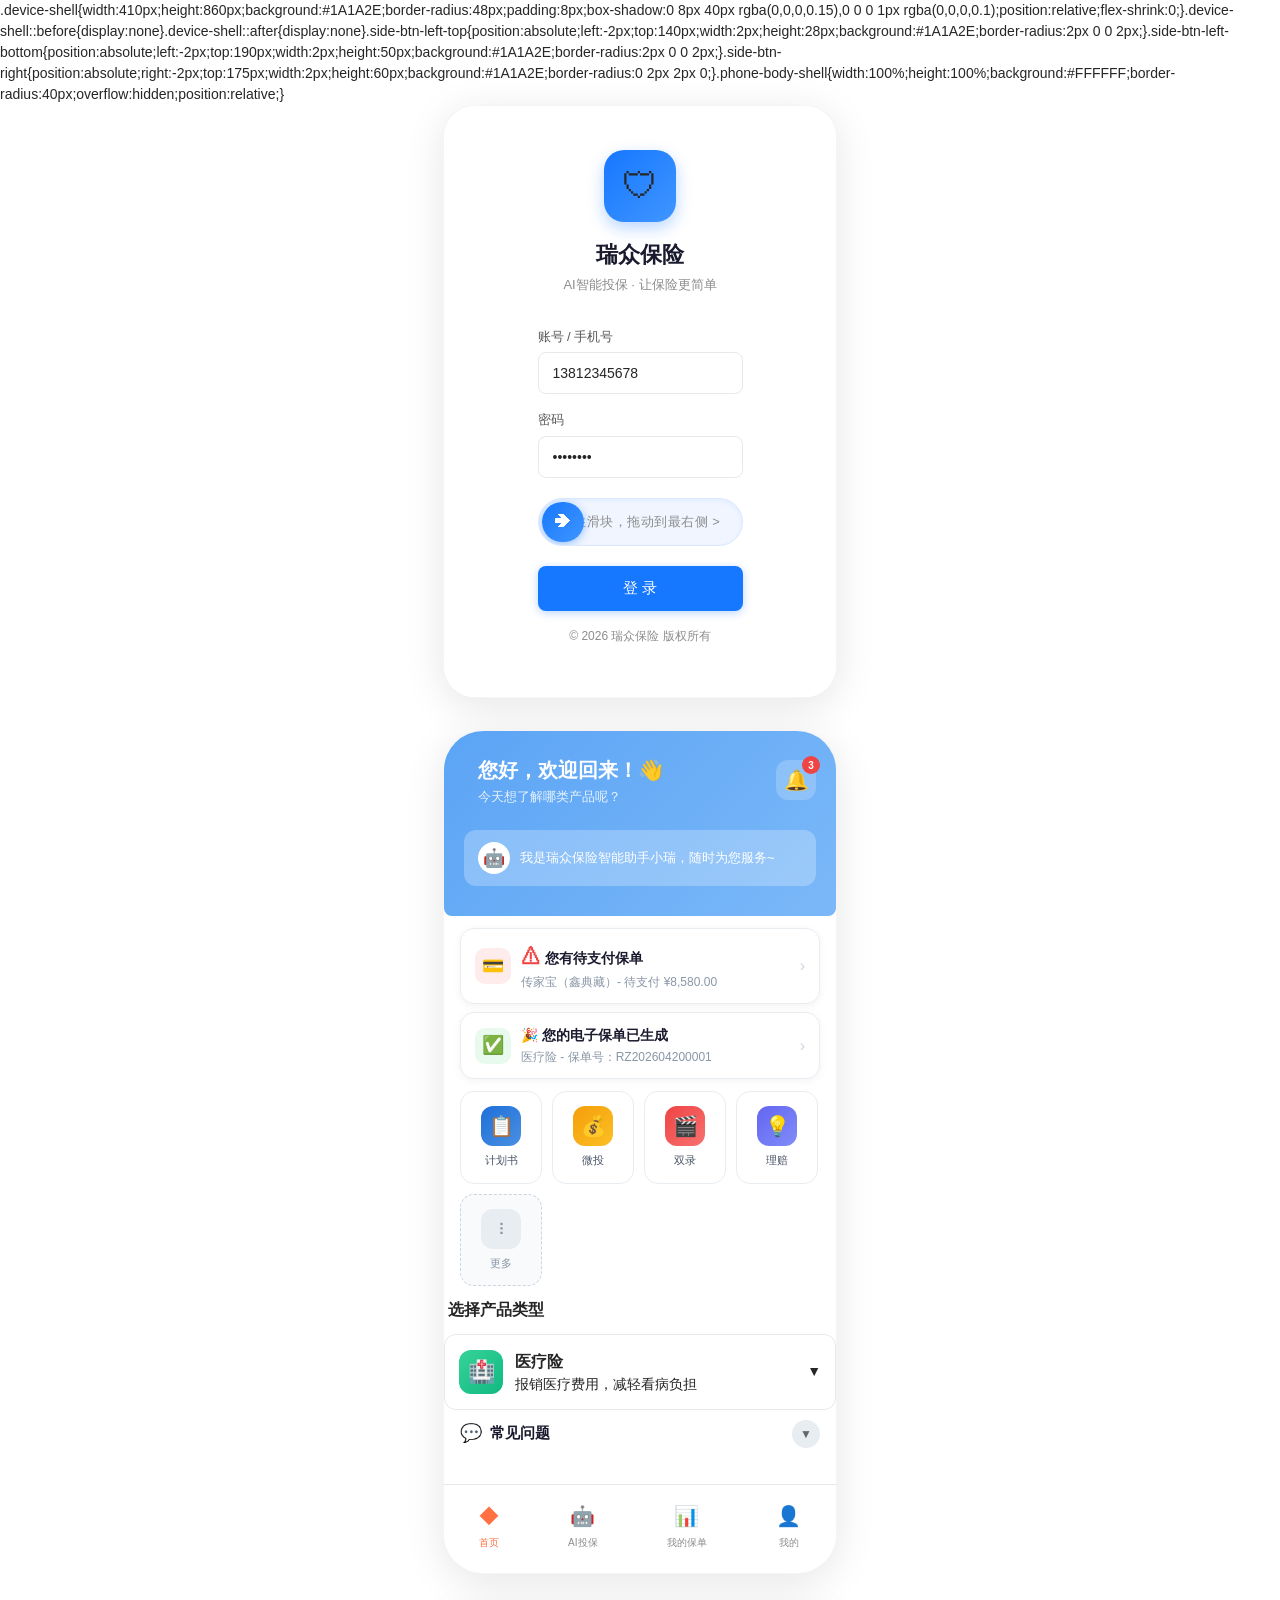
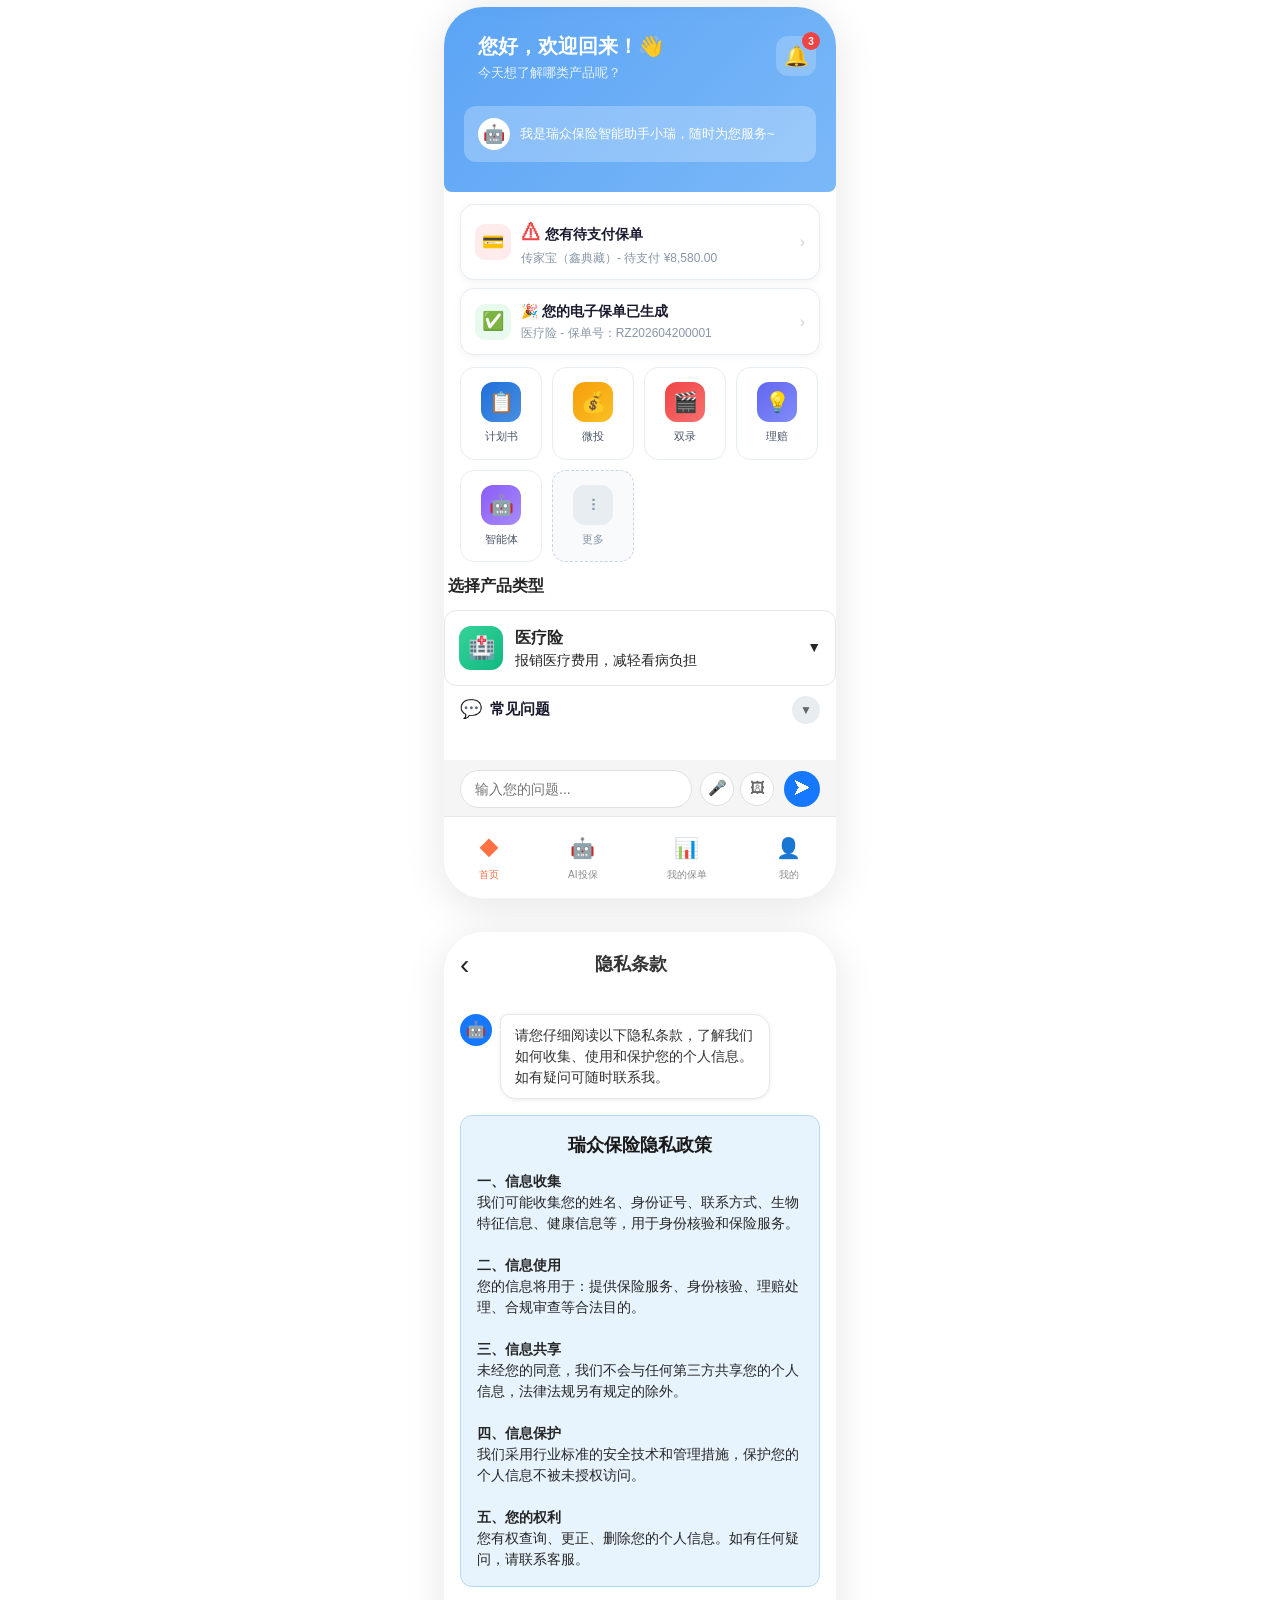
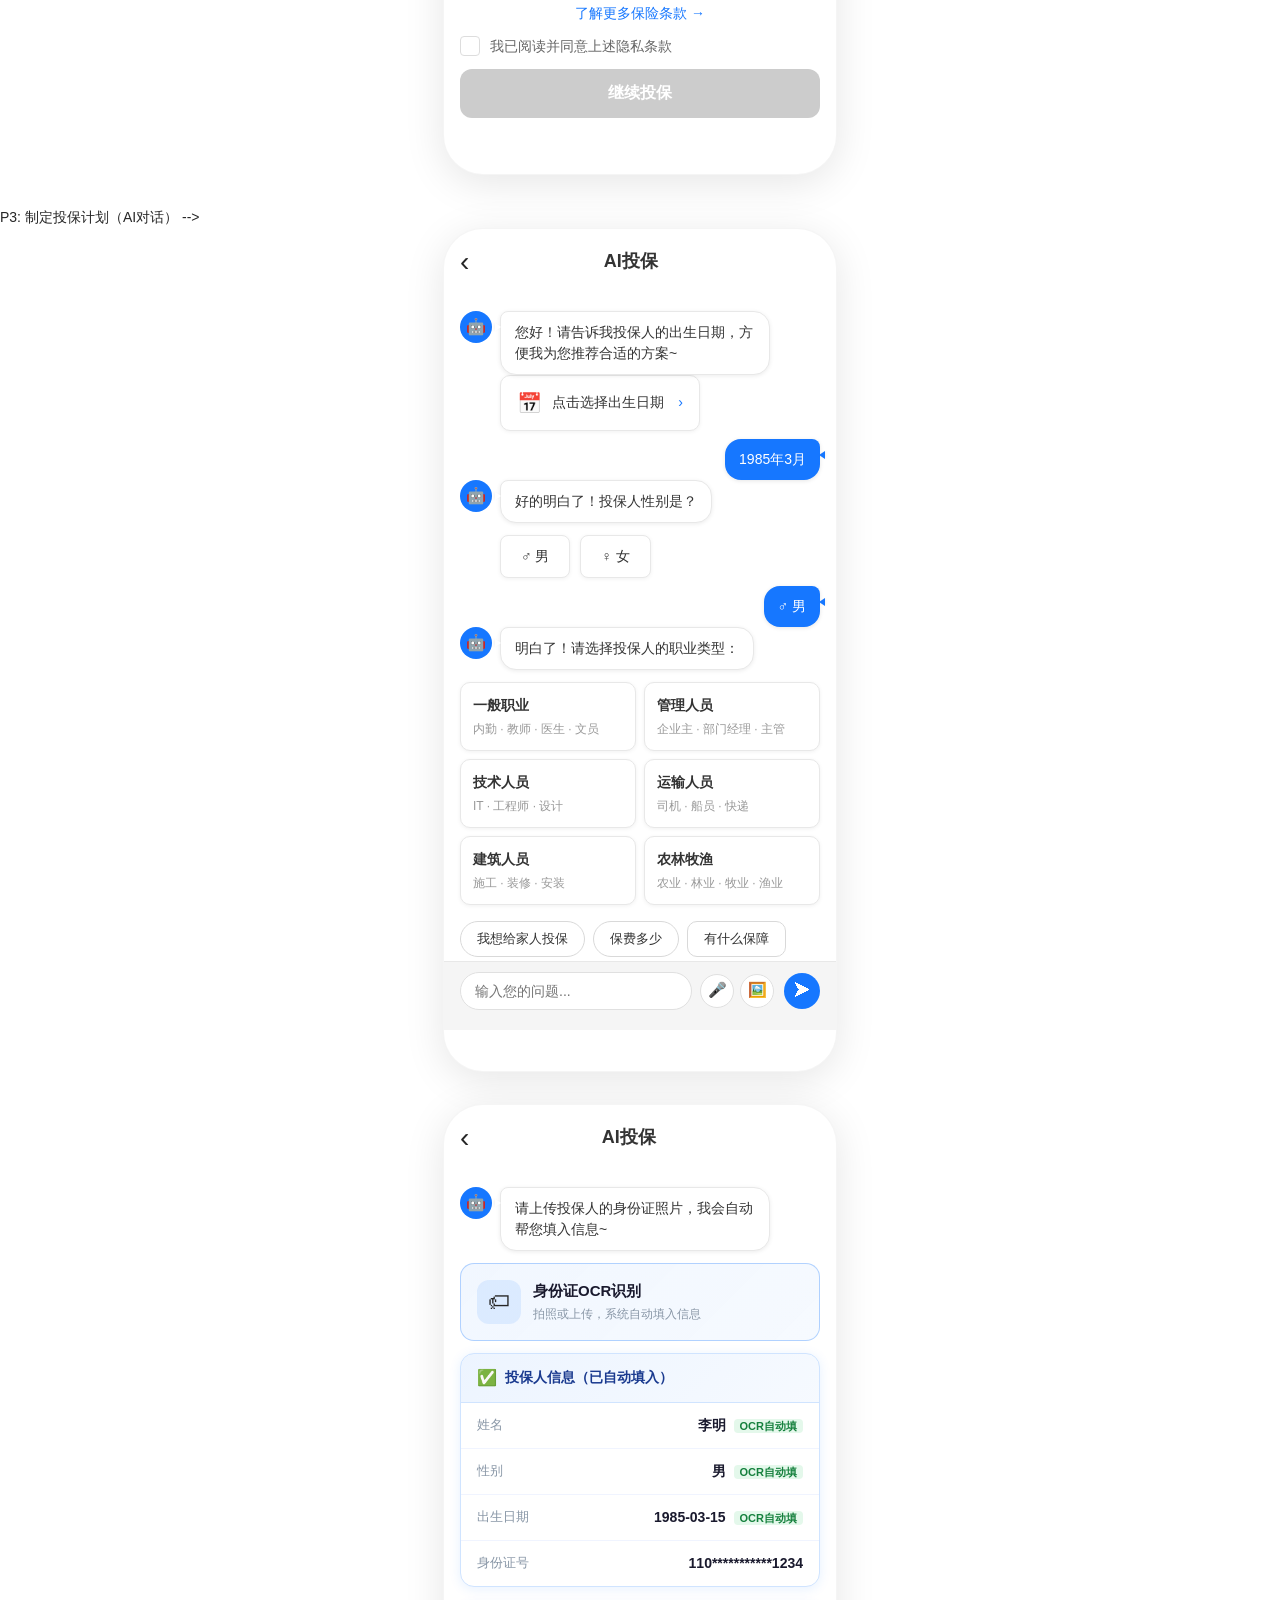
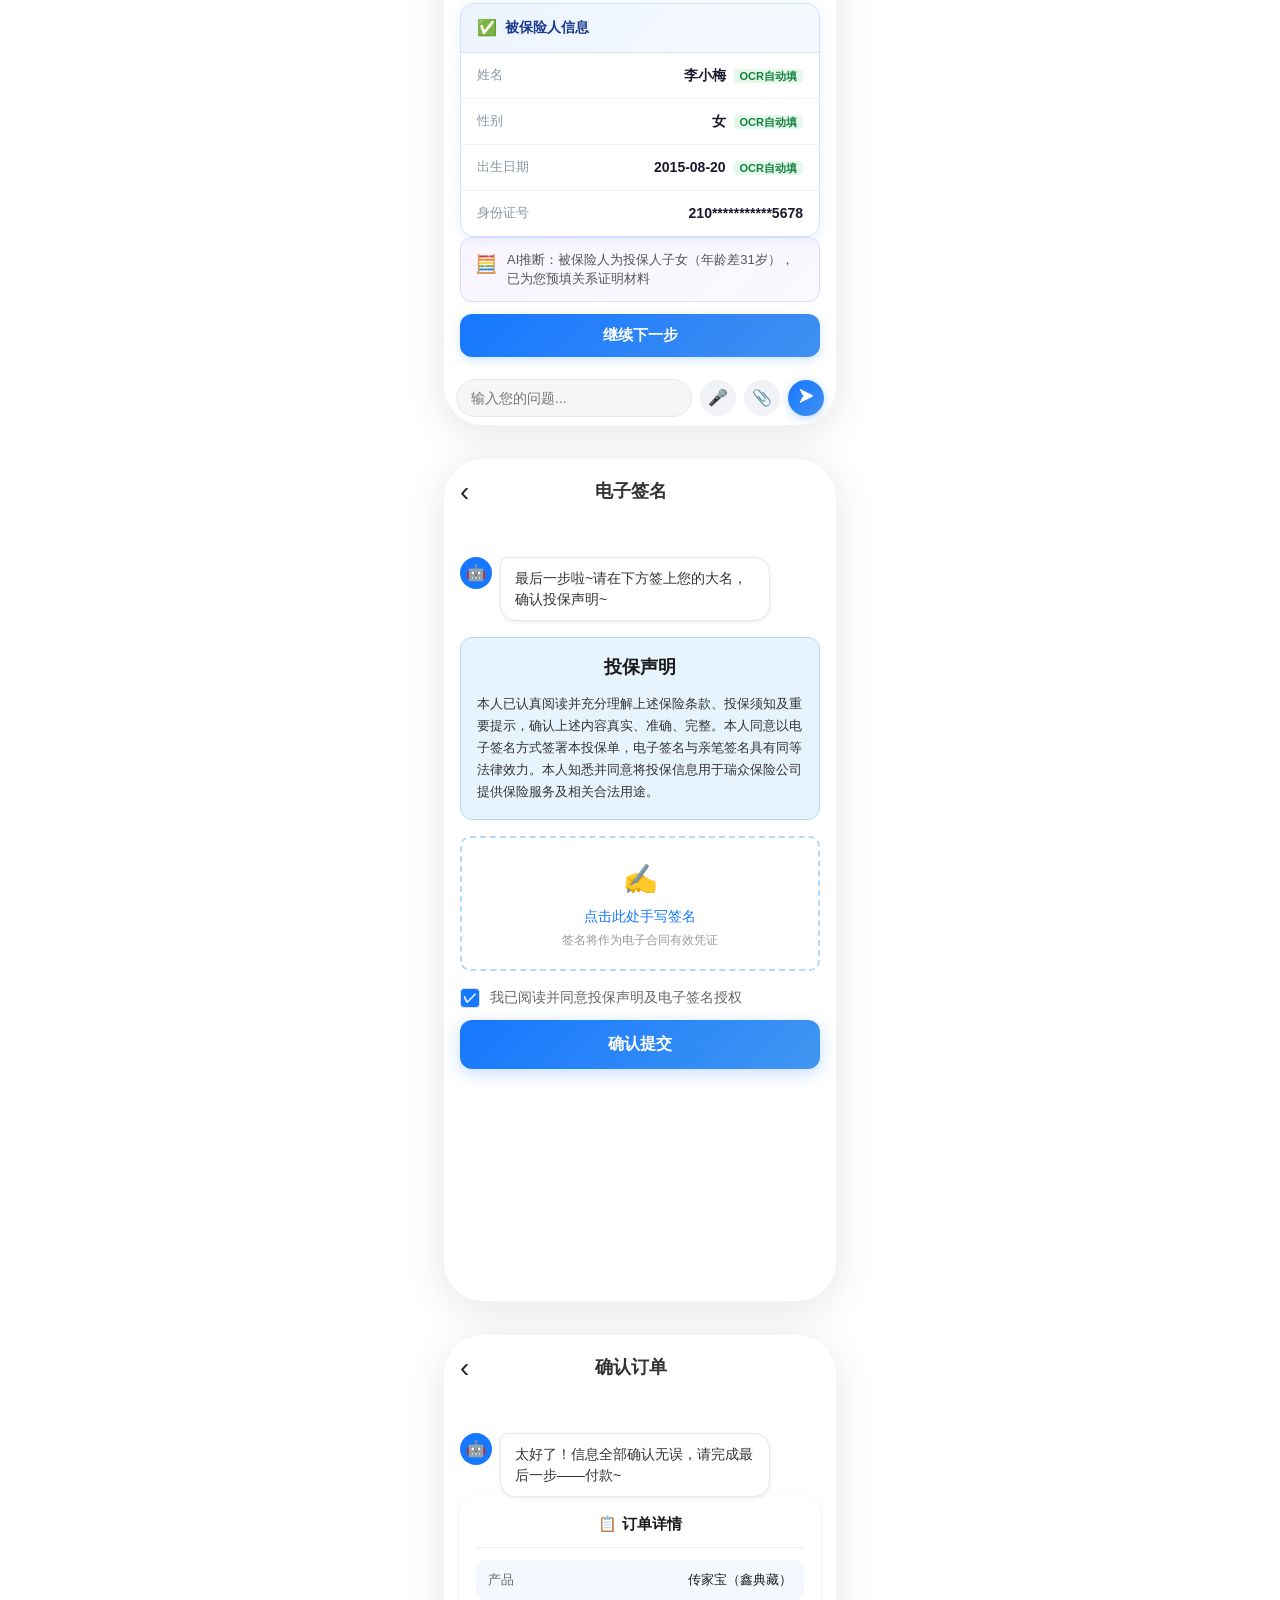
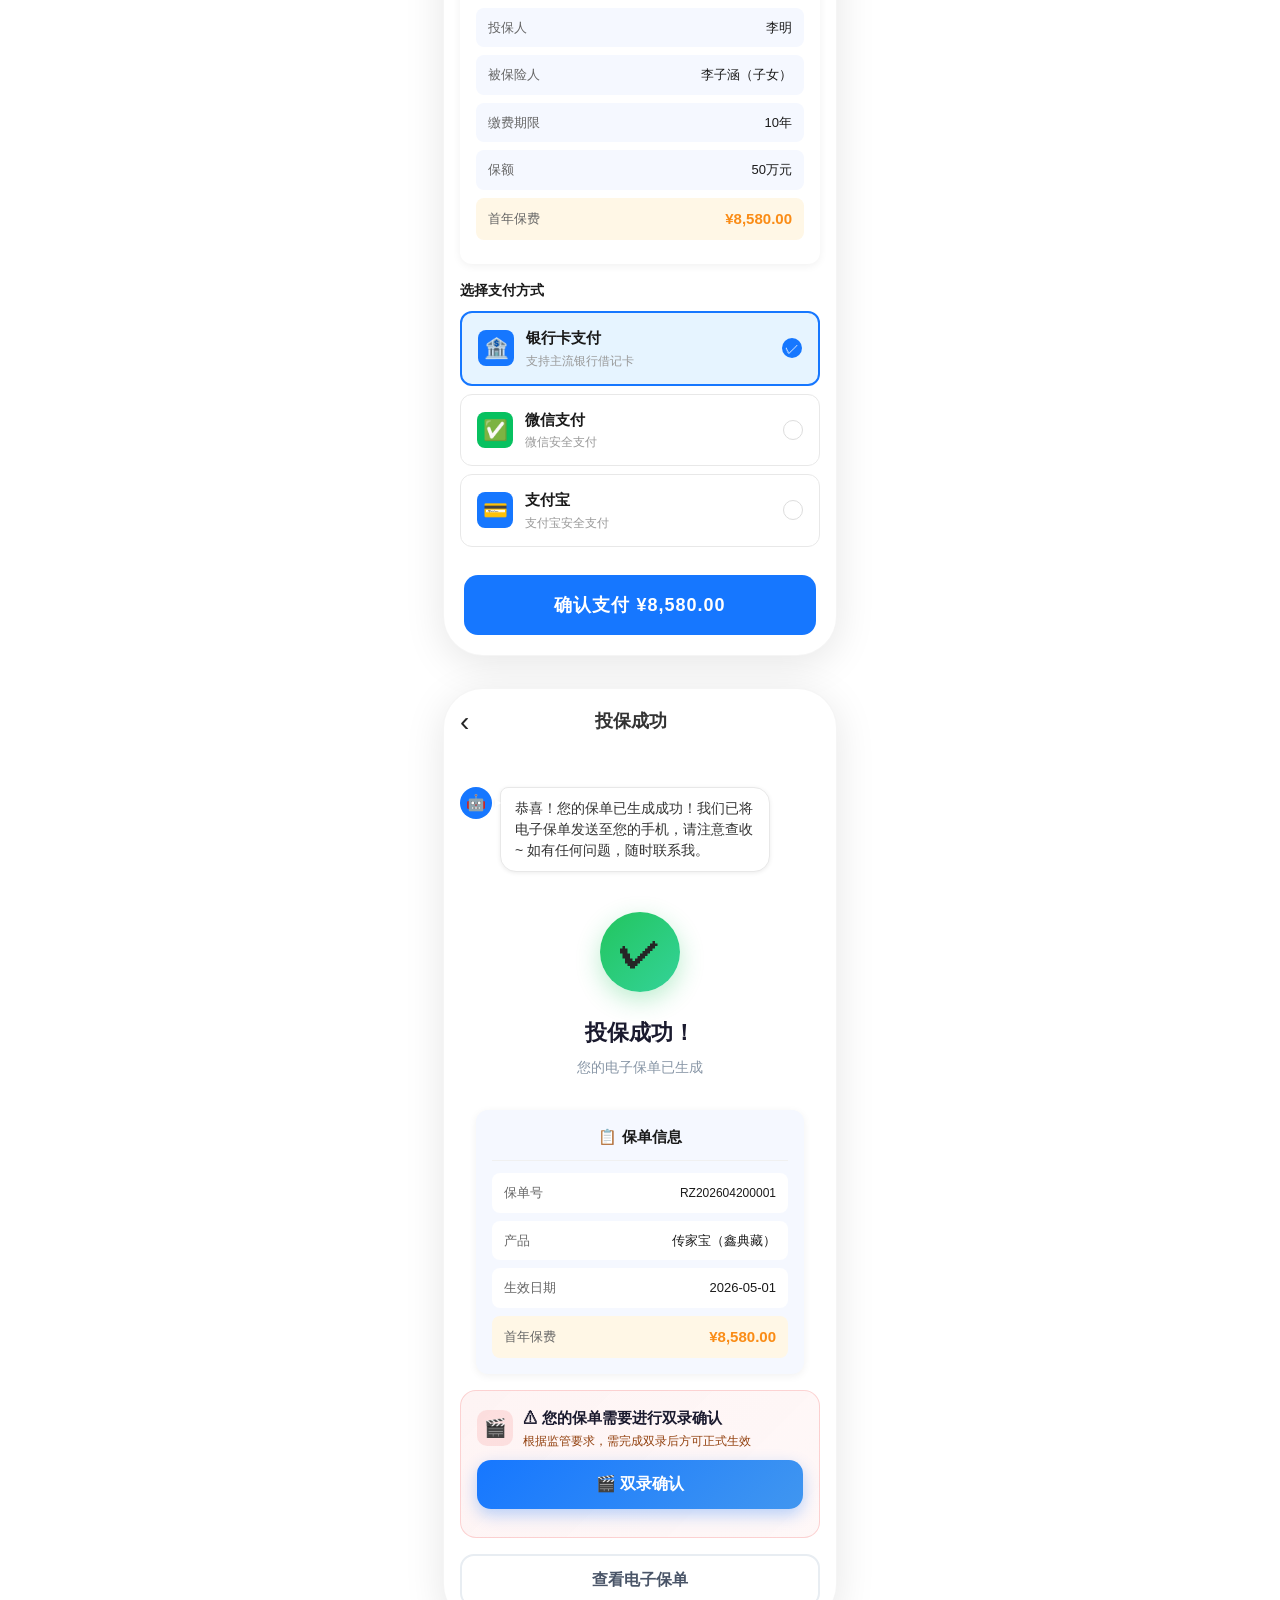
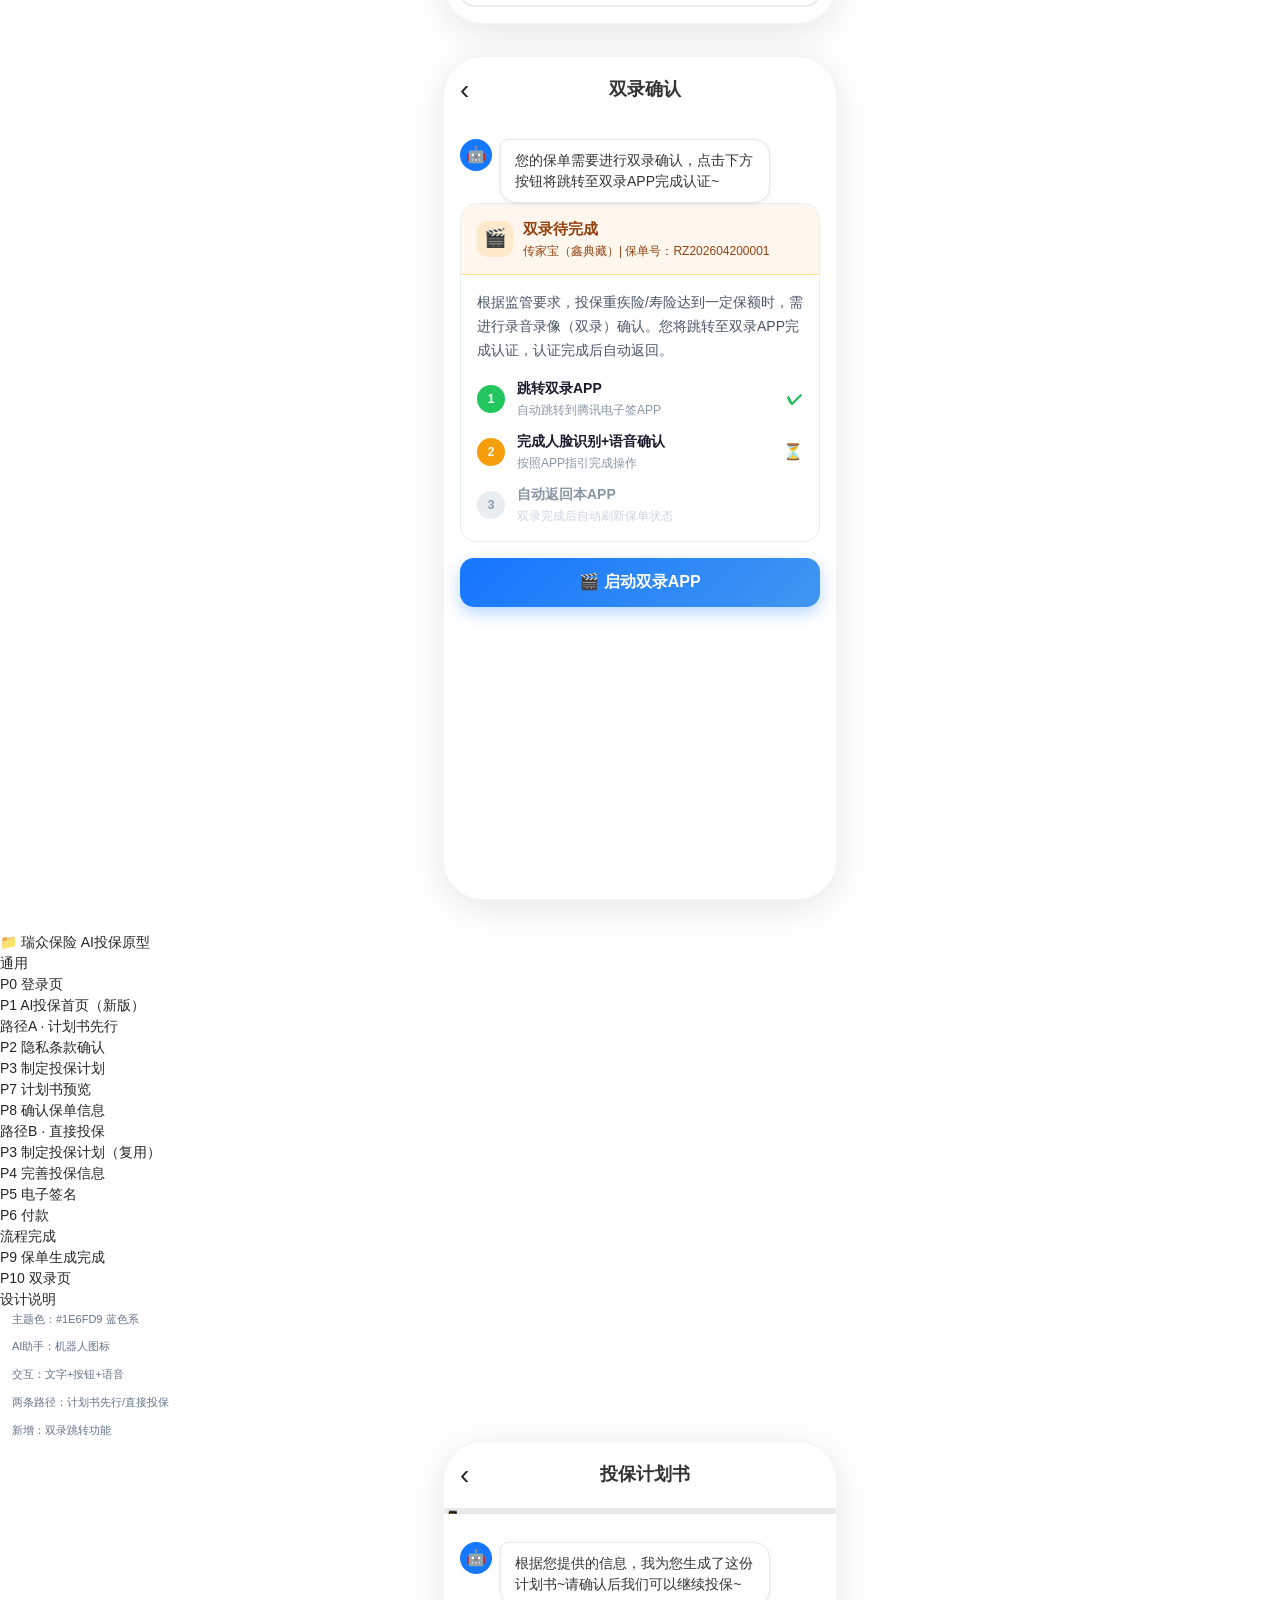
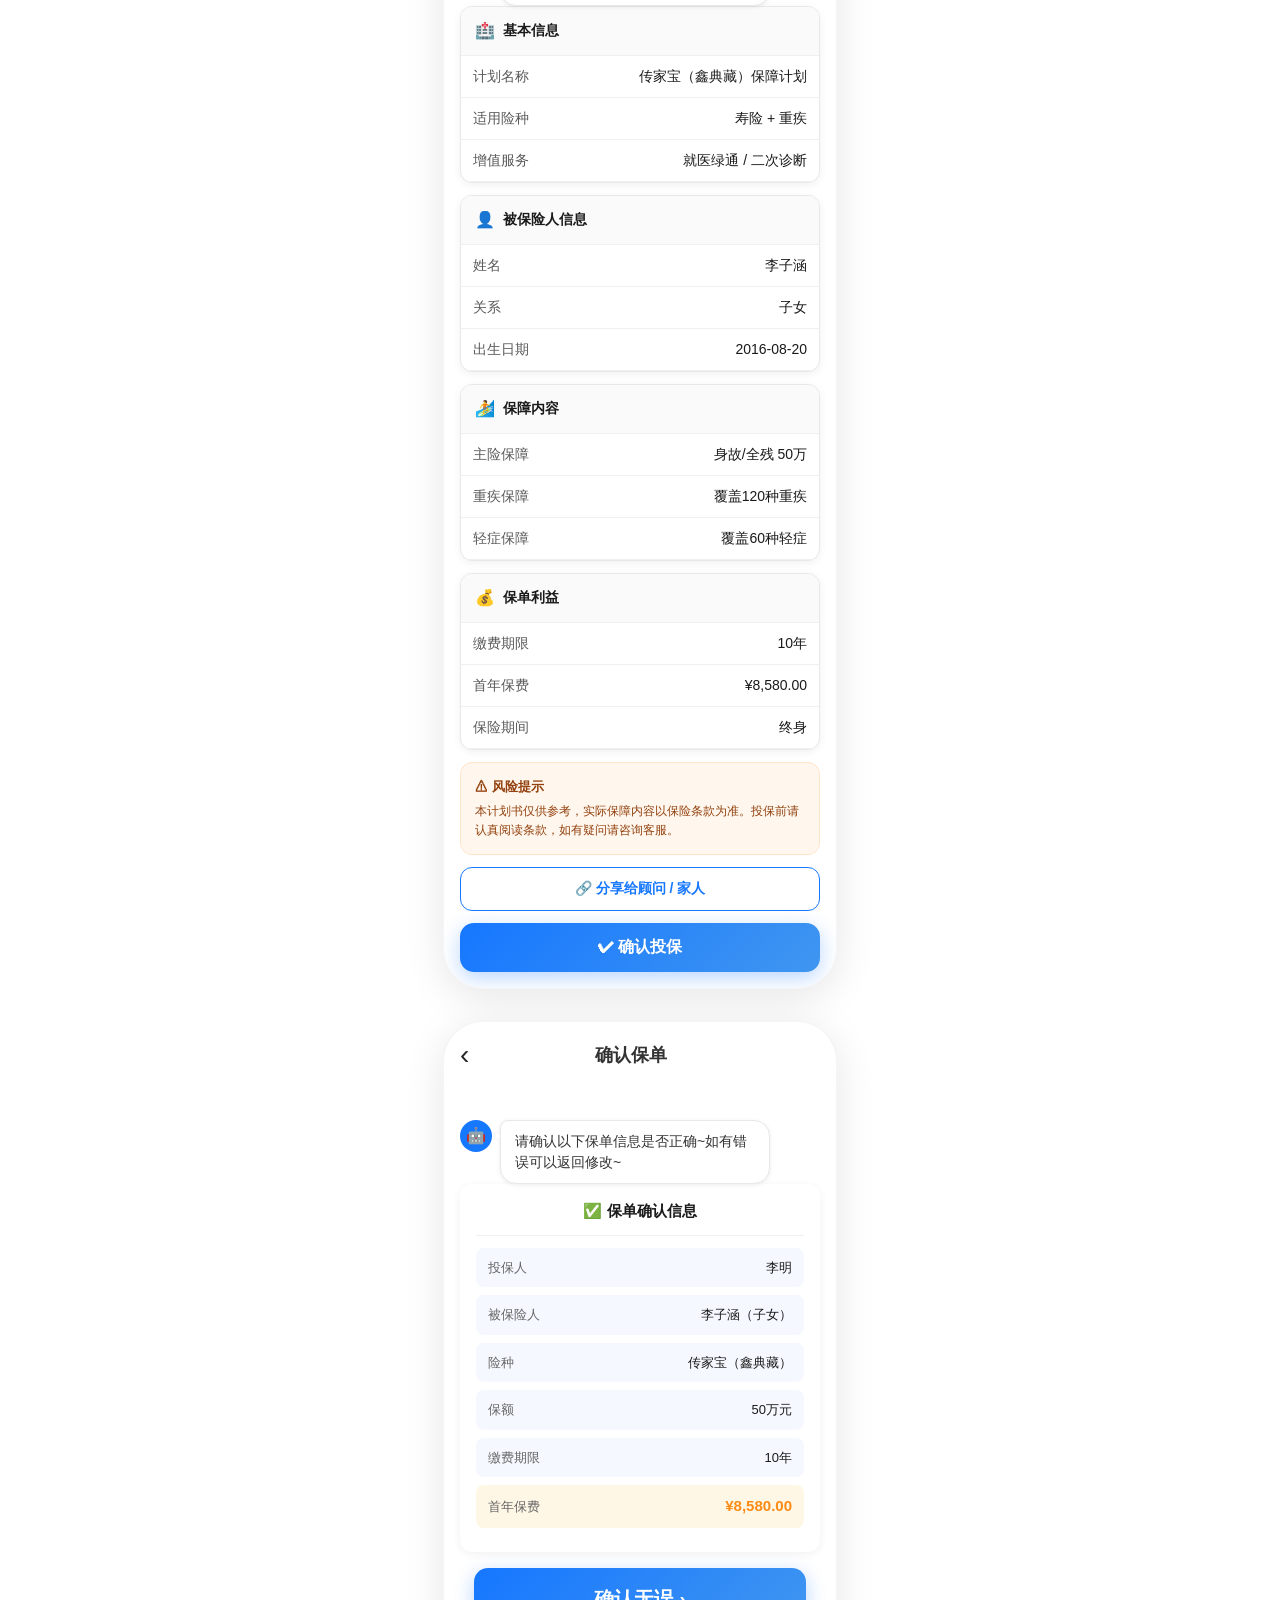
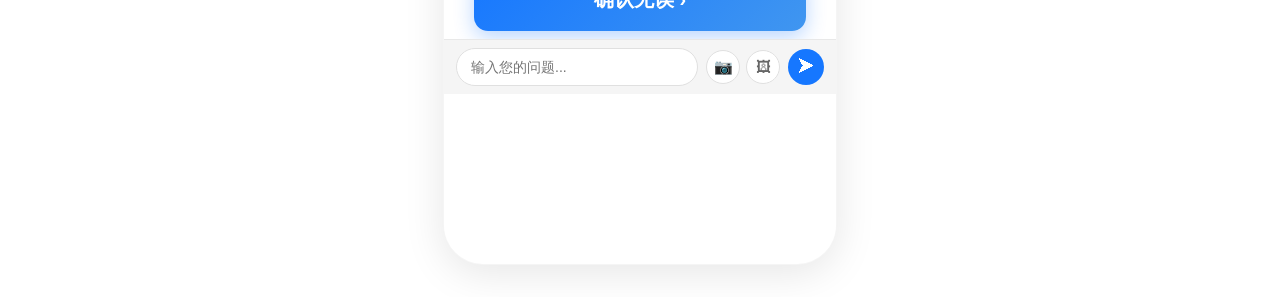
<file: index.html>
<!DOCTYPE html>
<html lang="zh-CN">
<head>
<meta charset="UTF-8">
<meta name="viewport" content="width=device-width, initial-scale=1.0">
<title>瑞众保险 - AI投保流程原型 v3（首页+首页2）</title>
<style>
*{margin:0;padding:0;box-sizing:border-box}
:root{
  --ant-blue:#1677ff;
  --ant-blue-light:#4096ff;
  --ant-blue-bg:#e6f4ff;
  --bg:#ffffff;
  --surface:#ffffff;
  --surface2:#fafafa;
  --border:#e8e8e8;
  --text:#262626;
  --text2:#595959;
  --text3:#8c8c8c;
  --radius:8px;
  --shadow:0 2px 8px rgba(0,0,0,0.06);
  --shadow-lg:0 4px 16px rgba(0,0,0,0.08);
  --shadow-xl:0 8px 32px rgba(0,0,0,0.12);
}
body{background:var(--fufu-bg);font-family:-apple-system,BlinkMacSystemFont,'Segoe UI',Roboto,'Helvetica Neue',Arial,sans-serif;background:var(--bg);color:var(--text);font-size:14px;line-height:1.5}

/* 登录页 */
#page-login{min-height:100vh;display:flex;align-items:center;justify-content:center;background:linear-gradient(135deg,#e8f0fe 0%,#f5f5f5 100%);padding:20px}
.login-container{width:100%;max-width:380px;padding:40px 32px;background:#fff;border-radius:16px;box-shadow:var(--shadow-xl);border:1px solid var(--border)}
.login-logo{text-align:center;margin-bottom:32px}
.login-logo .logo-icon{width:64px;height:64px;background:linear-gradient(135deg,#1677ff,#4096ff);border-radius:16px;display:flex;align-items:center;justify-content:center;font-size:32px;margin:0 auto 12px;box-shadow:0 4px 12px rgba(22,119,255,0.3)}
.login-logo h1{font-size:22px;font-weight:600;color:var(--text);margin-bottom:4px;letter-spacing:-0.3px}
.login-logo p{font-size:13px;color:var(--text3)}
.form-group{margin-bottom:16px}
.form-group label{display:block;font-size:13px;font-weight:500;color:var(--text2);margin-bottom:6px}
.form-input{width:100%;padding:12px 14px;background:#fff;border:1px solid var(--border);border-radius:var(--radius);font-size:14px;color:var(--text);outline:none;transition:all 0.2s;box-sizing:border-box}
.form-input:focus{border-color:var(--ant-blue);box-shadow:0 0 0 2px rgba(22,119,255,0.1)}
.form-input::placeholder{color:var(--text3)}
.slider-verify{width:100%;height:48px;background:#f0f5ff;border-radius:24px;position:relative;margin-bottom:20px;border:1px solid #d9e8ff;display:flex;align-items:center;overflow:hidden;box-shadow:inset 0 2px 4px rgba(22,119,255,0.06)}
.slider-track{position:absolute;top:0;left:0;right:0;bottom:0}
.slider-thumb{position:absolute;left:3px;top:3px;bottom:3px;width:42px;background:linear-gradient(135deg,#1677ff,#4096ff);border-radius:20px;cursor:pointer;display:flex;align-items:center;justify-content:center;color:#fff;font-size:16px;z-index:2;box-shadow:0 2px 8px rgba(22,119,255,0.4);transition:left 0.1s}
.slider-text{position:absolute;width:100%;text-align:center;font-size:13px;color:#8c8c8c;z-index:1;pointer-events:none;letter-spacing:0.5px}
.login-btn{width:100%;padding:13px;background:var(--ant-blue);border:none;border-radius:var(--radius);font-size:15px;font-weight:500;color:#fff;cursor:pointer;box-shadow:0 2px 8px rgba(22,119,255,0.3);display:flex;align-items:center;justify-content:center;gap:8px;transition:all 0.2s}
.login-btn:hover{background:#4096ff;box-shadow:0 4px 12px rgba(22,119,255,0.4)}
.login-footer{text-align:center;margin-top:20px;font-size:12px;color:var(--text3)}

/* 主内容区 */
.page-hidden{display:none}
#main-display{display:block}

/* 页面滚动区 */
.page-wrapper{display:block;padding:0;background:var(--bg);min-height:100vh}
.pages-scroll{display:flex;flex-direction:column;gap:0;align-items:center;padding:0;width:100%;box-sizing:border-box}

/* 页面区块 */
.page-section{width:100%;max-width:420px;background:#fff;min-height:100vh;border-radius:0;margin-bottom:0}
.page-label{display:none}

/* 状态栏 */
.status-bar{height:44px;display:flex;align-items:center;justify-content:space-between;padding:0 20px;font-size:14px;font-weight:500;color:var(--text);background:#fff}

/* 首页 */
.home-header{padding:12px 20px 30px;background:linear-gradient(135deg,#5BA4F5,#7BB8F8);border-radius:0 0 8px 8px;margin-bottom:0}
.home-greeting{font-size:18px;font-weight:600;color:var(--text);margin-bottom:2px}
.home-sub{font-size:13px;color:var(--text3)}
.home-search{ margin:12px 20px 16px}
.home-search-bar{display:flex;align-items:center;gap:10px;padding:10px 14px;background:#f5f5f5;border-radius:10px;font-size:13px;color:var(--text3)}

/* 通知卡片 */
.notif-btn{position:relative;cursor:pointer;width:36px;height:36px;background:#f5f5f5;border-radius:8px;display:flex;align-items:center;justify-content:center;font-size:18px;border:1px solid var(--border)}
.notif-badge{position:absolute;top:-4px;right:-4px;width:16px;height:16px;background:#ff4d4f;border-radius:50%;font-size:10px;color:#fff;display:flex;align-items:center;justify-content:center}
.notif-card{display:flex;align-items:center;gap:12px;padding:14px;background:#fff;border-radius:var(--radius);cursor:pointer;transition:all 0.2s;border:1px solid var(--border);margin:0 20px 10px}
.notif-card:hover{border-color:var(--ant-blue)}
.notif-icon{width:36px;height:36px;background:var(--ant-blue-bg);border-radius:8px;display:flex;align-items:center;justify-content:center;font-size:18px}
.notif-content{flex:1}
.notif-title{font-size:14px;font-weight:500;color:var(--text)}
.notif-desc{font-size:12px;color:var(--text3);margin-top:2px}
.notif-time{font-size:11px;color:var(--text3)}

/* 快捷入口 */
.shortcuts-section{padding:16px 20px}
.shortcuts-title{font-size:15px;font-weight:600;color:var(--text);margin-bottom:12px}
.shortcuts-grid{display:grid;grid-template-columns:repeat(4,1fr);gap:12px}
.shortcut-item{display:flex;flex-direction:column;align-items:center;gap:6px;padding:12px 4px;background:#fff;border-radius:var(--radius);border:1px solid var(--border);cursor:pointer;transition:all 0.2s;font-size:12px;color:var(--text2)}
.shortcut-item:hover{border-color:var(--ant-blue);box-shadow:var(--shadow)}
.shortcut-icon{width:36px;height:36px;background:#f5f5f5;border-radius:8px;display:flex;align-items:center;justify-content:center;font-size:20px}

/* 产品卡片 */
.products-section{padding:16px 20px}
.products-title{font-size:15px;font-weight:600;color:var(--text);margin-bottom:12px}
.product-card{display:flex;align-items:center;gap:12px;padding:14px;background:#fff;border-radius:var(--radius);border:1px solid var(--border);cursor:pointer;transition:all 0.2s;margin-bottom:10px}
.product-card:hover{border-color:var(--ant-blue)}
.product-icon{width:44px;height:44px;background:linear-gradient(135deg,#1677ff,#4096ff);border-radius:10px;display:flex;align-items:center;justify-content:center;font-size:22px;color:#fff}
.product-info{flex:1}
.product-name{font-size:14px;font-weight:500;color:var(--text)}
.product-desc{font-size:12px;color:var(--text3);margin-top:2px}
.product-tag{padding:2px 8px;background:#e6f4ff;color:#1677ff;border-radius:4px;font-size:11px}

/* AI对话气泡 */
.chat-section{padding:16px 20px}
.ai-intro-bar{display:flex;align-items:center;gap:10px;padding:12px 14px;background:#f0f5ff;border:1px solid #d9e8ff;border-radius:10px}
.ai-avatar{width:32px;height:32px;background:linear-gradient(135deg,#1677ff,#4096ff);border-radius:50%;display:flex;align-items:center;justify-content:center;font-size:16px;color:#fff}
.ai-bubble{background:#f5f5f5;border:1px solid var(--border);border-radius:12px 12px 12px 4px;padding:12px 14px;font-size:14px;color:var(--text);line-height:1.6;max-width:85%;margin-top:8px}
.user-bubble{background:var(--ant-blue);color:#fff;border-radius:12px 12px 4px 12px;padding:12px 14px;font-size:14px;line-height:1.6;max-width:75%;margin-left:auto;margin-top:8px}
.chat-time{font-size:11px;color:var(--text3);text-align:center;margin:8px 0}

/* 快捷回复标签 */
.quick-replies-bar{display:flex;gap:8px;padding:12px 20px;flex-wrap:wrap}
.quick-tag{padding:8px 16px;background:#fff;border:1px solid var(--border);border-radius:20px;font-size:13px;color:var(--text2);cursor:pointer;transition:all 0.2s}
.quick-tag:hover{border-color:var(--ant-blue);color:var(--ant-blue)}

/* 选项按钮 */
.option-btn{padding:10px 20px;background:#fff;border:1px solid var(--border);border-radius:20px;font-size:14px;color:var(--text2);cursor:pointer;transition:all 0.2s;box-shadow:none}
.option-btn.selected{background:var(--ant-blue);border-color:var(--ant-blue);color:#fff;box-shadow:0 2px 8px rgba(22,119,255,0.3)}
.option-btn:hover:not(.selected){border-color:var(--ant-blue);color:var(--ant-blue)}

/* 底部导航 */
.bottom-nav{position:fixed;bottom:0;left:50%;transform:translateX(-50%);width:100%;max-width:420px;height:60px;background:var(--fufu-surface);border-top:1px solid var(--border);display:flex;align-items:center;justify-content:space-around;padding:0 16px;z-index:100}
.nav-item{font-size:10px;font-weight:500;color:var(--fufu-text3);cursor:pointer;transition:all 0.2s;display:flex;flex-direction:column;align-items:center;gap:2px;padding:6px 12px;border-radius:8px}
.nav-item.active{color:var(--fufu-orange)}
.nav-icon{font-size:20px;margin-bottom:2px}

/* 隐私条款页 */
.page-nav{height:50px;display:flex;align-items:center;justify-content:space-between;padding:0 16px;background:#fff;border-bottom:1px solid var(--border)}
.nav-back{font-size:20px;color:var(--text2);cursor:pointer;padding:8px}
.nav-title{font-size:16px;font-weight:600;color:var(--text)}
.nav-close{font-size:20px;color:var(--text2);cursor:pointer;padding:8px}
.page-content{padding:20px 0 80px}
.content-body{padding:16px 20px;font-size:14px;color:var(--text2);line-height:1.8}
.content-title{font-size:16px;font-weight:600;color:var(--text);margin-bottom:12px}

/* 投保计划页 */
.plan-card{background:#fff;border:1px solid var(--border);border-radius:var(--radius);padding:16px;margin:0 20px 12px}
.plan-title{font-size:15px;font-weight:600;color:var(--text);margin-bottom:8px}
.plan-item{display:flex;justify-content:space-between;padding:8px 0;font-size:14px;color:var(--text2);border-bottom:1px solid #f5f5f5}
.plan-item:last-child{border-bottom:none}

/* 电子签名页 */
.signature-area{background:#fff;border:2px dashed var(--border);border-radius:12px;margin:20px;padding:40px;text-align:center}
.signature-hint{font-size:14px;color:var(--text3)}

/* 付款页 */
.payment-method{background:#fff;border:1px solid var(--border);border-radius:var(--radius);padding:16px;margin:0 20px 12px;display:flex;align-items:center;justify-content:space-between}
.pay-icon{font-size:24px}
.pay-name{font-size:14px;font-weight:500;color:var(--text)}

/* 投保计划书预览 */
.preview-card{background:#fff;border:1px solid var(--border);border-radius:var(--radius);margin:0 20px 16px;overflow:hidden}
.preview-header{padding:16px;background:#fafafa;border-bottom:1px solid var(--border)}
.preview-title{font-size:15px;font-weight:600;color:var(--text)}

/* 保单确认 */
.confirm-item{display:flex;justify-content:space-between;padding:14px 20px;font-size:14px;color:var(--text2);background:#fff;border-bottom:1px solid var(--border)}

/* 投保成功页 */
.success-page{text-align:center;padding:60px 40px}
.success-icon{font-size:64px;margin-bottom:20px}
.success-title{font-size:22px;font-weight:600;color:var(--text);margin-bottom:8px}
.success-sub{font-size:14px;color:var(--text3);margin-bottom:32px}
.success-info{background:#f5f5f5;border-radius:12px;padding:20px;text-align:left;font-size:14px;color:var(--text2)}

/* 双录页 */
.record-timer{text-align:center;padding:20px;background:#fff;border-bottom:1px solid var(--border)}
.timer-display{font-size:32px;font-weight:600;color:var(--text);font-variant-numeric:tabular-nums}
.record-btn{width:64px;height:64px;background:#ff4d4f;border-radius:50%;border:none;cursor:pointer;margin:20px auto;display:block;box-shadow:0 4px 12px rgba(255,77,77,0.3)}

/* 按钮样式 */
.btn-primary{width:100%;padding:13px;background:var(--ant-blue);border:none;border-radius:var(--radius);font-size:15px;font-weight:500;color:#fff;cursor:pointer;box-shadow:0 2px 8px rgba(22,119,255,0.3);display:flex;align-items:center;justify-content:center;gap:8px;transition:all 0.2s}
.btn-primary:hover{background:#4096ff}
.btn-primary-full{width:calc(100% - 40px);margin:0 20px 16px;padding:13px;background:var(--ant-blue);border:none;border-radius:var(--radius);font-size:15px;font-weight:500;color:#fff;cursor:pointer;box-shadow:0 2px 8px rgba(22,119,255,0.3);display:flex;align-items:center;justify-content:center;gap:8px;transition:all 0.2s}
.btn-primary-full:hover{background:#4096ff}
.btn-double{width:calc(100% - 40px);margin:0 20px;padding:13px;background:#ff4d4f;border:none;border-radius:var(--radius);font-size:15px;font-weight:500;color:#fff;cursor:pointer;box-shadow:0 2px 8px rgba(255,77,77,0.3);display:flex;align-items:center;justify-content:center;gap:8px;transition:all 0.2s}
.btn-double:hover{background:#ff7875}
.icon-btn{width:36px;height:36px;background:#f5f5f5;border:1px solid var(--border);border-radius:50%;display:flex;align-items:center;justify-content:center;font-size:18px;cursor:pointer;transition:all 0.2s}

/* 输入框 */
.chat-input{flex:1;padding:10px 14px;background:#f5f5f5;border:1px solid var(--border);border-radius:20px;font-size:14px;color:var(--text);outline:none}
.input-bar{display:flex;align-items:center;gap:10px;padding:10px 16px;background:#fff;border-top:1px solid var(--border)}

/* FAQ */
.faq-item{display:flex;align-items:center;justify-content:space-between;padding:14px 20px;background:#fff;border-bottom:1px solid var(--border);cursor:pointer;font-size:14px;color:var(--text2)}
.faq-item:hover{background:#fafafa}

/* 进度条 */
.progress-wrap{padding:12px 20px}
.progress-label{display:flex;justify-content:space-between;font-size:13px;color:var(--text3);margin-bottom:8px}
.progress-bar{height:4px;background:#f5f5f5;border-radius:2px;overflow:hidden}
.progress-fill{height:100%;background:var(--ant-blue);border-radius:2px;transition:width 0.3s}

/* 同意条款 */
.agree-row{display:flex;align-items:center;gap:10px;padding:12px 20px;cursor:pointer;font-size:13px;color:var(--text2)}
.agree-check{width:20px;height:20px;background:#fff;border:1px solid var(--border);border-radius:4px;display:flex;align-items:center;justify-content:center;font-size:12px;color:var(--text3);transition:all 0.2s}
.agree-check.checked{background:var(--ant-blue);border-color:var(--ant-blue);color:#fff}

/* 订单卡片 */
.order-card{background:#fff;border:1px solid var(--border);border-radius:var(--radius);padding:16px;margin:0 20px 12px}

/* 双录记录卡 */
.double-record-card{background:#fffbf0;border:1px solid #ffe58f;border-radius:var(--radius);padding:16px;margin:0 20px}
.double-record-title{font-size:14px;font-weight:600;color:#ad6800;margin-bottom:4px}
.double-record-sub{font-size:12px;color:#ad6800}


.page-phone-frame{width:394px;min-height:844px;background:#fff;border-radius:40px;box-shadow:0 8px 40px rgba(0,0,0,0.1);overflow:hidden;border:1px solid rgba(0,0,0,0.04);flex-shrink:0;display:block;margin:0 auto 32px;}

.page-phone-frame{width:394px;min-height:844px;background:#fff;border-radius:40px;box-shadow:0 8px 40px rgba(0,0,0,0.1);overflow:hidden;border:1px solid rgba(0,0,0,0.04);flex-shrink:0;display:block;margin:0 auto 32px;}


/* 阿福主色调 */
:root {
  --fufu-orange: #FF7043;
  --fufu-orange-light: #FFAB91;
  --fufu-orange-bg: #FFF0ED;
  --fufu-green: #36D399;
  --fufu-green-bg: #E8F8F0;
  --fufu-bg: #F7F8FA;
  --fufu-surface: #ffffff;
  --fufu-text: #262626;
  --fufu-text2: #595959;
  --fufu-text3: #8C8C8C;
  --fufu-border: #E8E8E8;
  --fufu-radius: 12px;
  --fufu-radius-lg: 16px;
  --fufu-shadow: 0 2px 12px rgba(0,0,0,0.08);
  --fufu-shadow-lg: 0 4px 20px rgba(0,0,0,0.1);
}

/* 页面通用背景 */
.page-phone-frame {
  background: #ffffff;
}

/* 登录页手机框架 - 高度自适应 */
.page-phone-frame.login-frame {
  min-height: auto;
  height: auto;
  border-radius: 32px;
}

.login-frame .phone-screen-frame {
  padding: 0;
}

.login-frame .phone-notch {
  display: none;
}

.login-frame .phone-screen {
  overflow: visible;
  height: auto;
}

/* 状态栏 */
.status-bar {
  background: var(--fufu-bg);
  color: var(--fufu-text);
}

/* 顶部欢迎区 - 阿福风格 */
.home-header {
  padding: 12px 20px 30px;
  background: linear-gradient(135deg, #5BA4F5, #7BB8F8);
  border-radius: 0 0 8px 8px;
}

.home-greeting {
  font-size: 20px;
  font-weight: 600;
  color: #fff;
}

.home-sub {
  font-size: 13px;
  color: rgba(255,255,255,0.85);
}

/* 阿福AI助手条 */
.home-ai-bar {
  display: flex;
  align-items: center;
  gap: 10px;
  padding: 12px 14px;
  background: rgba(255,255,255,0.25);
  border-radius: 12px;
  margin-top: 12px;
}

.home-ai-icon {
  width: 32px;
  height: 32px;
  background: #fff;
  border-radius: 50%;
  display: flex;
  align-items: center;
  justify-content: center;
  font-size: 18px;
}

.home-ai-text {
  font-size: 13px;
  color: #fff;
  flex: 1;
}

/* 通知卡片 */
.notification-card {
  background: var(--fufu-surface);
  border-radius: var(--fufu-radius);
  box-shadow: var(--fufu-shadow);
  border: 1px solid var(--fufu-border);
  padding: 12px 14px;
  display: flex;
  align-items: center;
  gap: 10px;
  cursor: pointer;
  transition: all 0.2s;
}

.notification-card:hover {
  box-shadow: var(--fufu-shadow-lg);
  transform: translateY(-1px);
}

.notification-card:active {
  transform: translateY(0);
}

/* 快捷功能入口 */
.shortcut-item {
  background: var(--fufu-surface);
  border-radius: var(--fufu-radius);
  border: 1px solid var(--fufu-border);
  padding: 14px 4px;
  display: flex;
  flex-direction: column;
  align-items: center;
  gap: 6px;
  cursor: pointer;
  transition: all 0.2s;
  box-shadow: none;
}

.shortcut-item:hover {
  border-color: var(--fufu-orange);
  box-shadow: var(--fufu-shadow);
  transform: translateY(-2px);
}

/* 产品卡片 */
.product-card {
  background: var(--fufu-surface);
  border-radius: var(--fufu-radius);
  border: 1px solid var(--fufu-border);
  padding: 14px;
  display: flex;
  align-items: center;
  gap: 12px;
  cursor: pointer;
  transition: all 0.2s;
  box-shadow: none;
  margin-bottom: 10px;
}

.product-card:hover {
  border-color: var(--fufu-orange);
  box-shadow: var(--fufu-shadow);
}

.product-icon {
  width: 44px;
  height: 44px;
  border-radius: 12px;
  display: flex;
  align-items: center;
  justify-content: center;
  font-size: 22px;
}

/* 阿福气泡 - 助手 */
.ai-bubble,
.chat-left {
  background: var(--fufu-surface);
  border: 1px solid var(--fufu-border);
  border-radius: 16px 16px 16px 4px;
  padding: 12px 16px;
  font-size: 14px;
  color: var(--fufu-text);
  line-height: 1.6;
  max-width: 85%;
  box-shadow: var(--fufu-shadow);
}

/* 阿福气泡 - 用户 */
.user-bubble,
.chat-right {
  background: var(--fufu-orange);
  color: #fff;
  border-radius: 16px 16px 4px 16px;
  padding: 12px 16px;
  font-size: 14px;
  line-height: 1.6;
  max-width: 75%;
  box-shadow: 0 2px 8px rgba(255,112,67,0.3);
}

/* 阿福头像 */
.fufu-avatar {
  width: 36px;
  height: 36px;
  background: var(--fufu-orange);
  border-radius: 50%;
  display: flex;
  align-items: center;
  justify-content: center;
  font-size: 18px;
  color: #fff;
  flex-shrink: 0;
}

.fufu-avatar-small {
  width: 28px;
  height: 28px;
  background: var(--fufu-orange);
  border-radius: 50%;
  display: flex;
  align-items: center;
  justify-content: center;
  font-size: 14px;
  color: #fff;
}

/* 底部Tab */
.bottom-tabs {
  display: flex;
  justify-content: space-around;
  padding: 10px 0;
  background: var(--fufu-surface);
  border-top: 1px solid var(--fufu-border);
}

.tab-item {
  display: flex;
  flex-direction: column;
  align-items: center;
  gap: 2px;
  padding: 6px 12px;
  color: var(--fufu-text3);
  cursor: pointer;
  transition: all 0.2s;
}

.tab-item.active {
  color: var(--fufu-orange);
}

.tab-icon {
  font-size: 20px;
  margin-bottom: 2px;
}

.tab-label {
  font-size: 10px;
  font-weight: 500;
}

/* 通用按钮 */
.btn-fufu {
  width: 100%;
  padding: 13px;
  background: var(--fufu-orange);
  border: none;
  border-radius: var(--fufu-radius);
  font-size: 15px;
  font-weight: 500;
  color: #fff;
  cursor: pointer;
  box-shadow: 0 2px 12px rgba(255,112,67,0.35);
  display: flex;
  align-items: center;
  justify-content: center;
  gap: 8px;
  transition: all 0.2s;
}

.btn-fufu:hover {
  background: #FF8A65;
  box-shadow: 0 4px 16px rgba(255,112,67,0.45);
  transform: translateY(-1px);
}

.btn-fufu:active {
  transform: translateY(0);
}

.btn-fufu-outline {
  width: 100%;
  padding: 13px;
  background: var(--fufu-surface);
  border: 1px solid var(--fufu-orange);
  border-radius: var(--fufu-radius);
  font-size: 15px;
  font-weight: 500;
  color: var(--fufu-orange);
  cursor: pointer;
  display: flex;
  align-items: center;
  justify-content: center;
  gap: 8px;
  transition: all 0.2s;
}

.btn-fufu-outline:hover {
  background: var(--fufu-orange-bg);
}

/* 聊天输入框 */
.chat-input-wrapper {
  display: flex;
  align-items: center;
  gap: 10px;
  padding: 10px 16px;
  background: var(--fufu-surface);
  border-top: 1px solid var(--fufu-border);
}

.chat-input {
  flex: 1;
  padding: 10px 16px;
  background: var(--fufu-bg);
  border: 1px solid var(--fufu-border);
  border-radius: 20px;
  font-size: 14px;
  color: var(--fufu-text);
  outline: none;
  transition: all 0.2s;
}

.chat-input:focus {
  border-color: var(--fufu-orange);
  box-shadow: 0 0 0 2px rgba(255,112,67,0.1);
}

/* 标签/标签页 */
.tag-fufu {
  display: inline-block;
  padding: 4px 12px;
  background: var(--fufu-orange-bg);
  color: var(--fufu-orange);
  border-radius: 20px;
  font-size: 12px;
  font-weight: 500;
}

.tag-outline {
  display: inline-block;
  padding: 4px 12px;
  border: 1px solid var(--fufu-border);
  border-radius: 20px;
  font-size: 12px;
  color: var(--fufu-text2);
}

/* 列表项 */
.list-item {
  display: flex;
  align-items: center;
  justify-content: space-between;
  padding: 14px 20px;
  background: var(--fufu-surface);
  border-bottom: 1px solid var(--fufu-border);
  cursor: pointer;
  font-size: 14px;
  color: var(--fufu-text);
  transition: all 0.2s;
}

.list-item:hover {
  background: #fafafa;
}

.list-item:last-child {
  border-bottom: none;
}

/* 卡片容器 */
.card-fufu {
  background: var(--fufu-surface);
  border-radius: var(--fufu-radius-lg);
  border: 1px solid var(--fufu-border);
  box-shadow: var(--fufu-shadow);
  overflow: hidden;
}

/* 隐私条款页 */
.page-nav {
  height: 50px;
  display: flex;
  align-items: center;
  justify-content: space-between;
  padding: 0 16px;
  background: var(--fufu-surface);
  border-bottom: 1px solid var(--fufu-border);
}

.nav-back {
  font-size: 20px;
  color: var(--fufu-text2);
  cursor: pointer;
  padding: 8px;
}

.nav-title {
  font-size: 16px;
  font-weight: 600;
  color: var(--fufu-text);
}

/* 投保计划卡片 */
.plan-card {
  background: var(--fufu-surface);
  border-radius: var(--fufu-radius-lg);
  border: 1px solid var(--fufu-border);
  box-shadow: var(--fufu-shadow);
  padding: 16px;
  margin: 0 16px 12px;
}

.plan-title {
  font-size: 15px;
  font-weight: 600;
  color: var(--fufu-text);
  margin-bottom: 12px;
}

.plan-item {
  display: flex;
  justify-content: space-between;
  padding: 8px 0;
  font-size: 14px;
  color: var(--fufu-text2);
  border-bottom: 1px solid var(--fufu-border);
}

.plan-item:last-child {
  border-bottom: none;
}

/* 进度条 */
.progress-wrap {
  padding: 12px 16px;
}

.progress-label {
  display: flex;
  justify-content: space-between;
  font-size: 13px;
  color: var(--fufu-text3);
  margin-bottom: 8px;
}

.progress-bar {
  height: 6px;
  background: var(--fufu-border);
  border-radius: 3px;
  overflow: hidden;
}

.progress-fill {
  height: 100%;
  background: var(--fufu-orange);
  border-radius: 3px;
  transition: width 0.3s;
}

/* 勾选框 */
.check-fufu {
  width: 22px;
  height: 22px;
  background: var(--fufu-surface);
  border: 2px solid var(--fufu-border);
  border-radius: 6px;
  display: flex;
  align-items: center;
  justify-content: center;
  font-size: 12px;
  color: transparent;
  cursor: pointer;
  transition: all 0.2s;
}

.check-fufu.checked {
  background: var(--fufu-orange);
  border-color: var(--fufu-orange);
  color: #fff;
}

/* 成功页 */
.success-icon {
  font-size: 72px;
  margin-bottom: 20px;
}

.success-title {
  font-size: 24px;
  font-weight: 600;
  color: var(--fufu-text);
  margin-bottom: 8px;
}

.success-sub {
  font-size: 14px;
  color: var(--fufu-text3);
  margin-bottom: 32px;
}

/* 双录页 */
.record-timer {
  text-align: center;
  padding: 20px;
  background: var(--fufu-surface);
  border-bottom: 1px solid var(--fufu-border);
}

.timer-display {
  font-size: 36px;
  font-weight: 600;
  color: var(--fufu-orange);
  font-variant-numeric: tabular-nums;
}

.record-btn {
  width: 72px;
  height: 72px;
  background: #EF4444;
  border-radius: 50%;
  border: none;
  cursor: pointer;
  margin: 20px auto;
  display: block;
  box-shadow: 0 4px 16px rgba(239,68,68,0.4);
  position: relative;
}

.record-btn::after {
  content: '';
  position: absolute;
  top: 50%;
  left: 50%;
  transform: translate(-50%,-50%);
  width: 24px;
  height: 24px;
  background: #fff;
  border-radius: 4px;
}

/* FAQ项 */
.faq-item {
  display: flex;
  align-items: center;
  justify-content: space-between;
  padding: 14px 16px;
  background: var(--fufu-surface);
  border-bottom: 1px solid var(--fufu-border);
  cursor: pointer;
  font-size: 14px;
  color: var(--fufu-text2);
  transition: all 0.2s;
}

.faq-item:hover {
  background: #fafafa;
  color: var(--fufu-orange);
}

/* 订单卡片 */
.order-card {
  background: var(--fufu-surface);
  border-radius: var(--fufu-radius-lg);
  border: 1px solid var(--fufu-border);
  box-shadow: var(--fufu-shadow);
  padding: 16px;
  margin: 0 16px 12px;
}

/* 双录提示卡 */
.double-record-card {
  background: #FFF7ED;
  border: 1px solid #FFE4CC;
  border-radius: var(--fufu-radius);
  padding: 14px;
  margin: 0 16px 12px;
}

/* 消息提醒按钮 */
.notif-btn {
  position: relative;
  cursor: pointer;
  width: 36px;
  height: 36px;
  background: rgba(255,255,255,0.25);
  border-radius: 10px;
  display: flex;
  align-items: center;
  justify-content: center;
  font-size: 18px;
  border: 1px solid rgba(255,255,255,0.3);
}

.notif-badge {
  position: absolute;
  top: -6px;
  right: -6px;
  width: 18px;
  height: 18px;
  background: #EF4444;
  border-radius: 50%;
  font-size: 10px;
  color: #fff;
  display: flex;
  align-items: center;
  justify-content: center;
  font-weight: 600;
  border: 2px solid #FF7043;
}

/* 快捷回复标签 */
.quick-tag {
  display: inline-block;
  padding: 8px 16px;
  background: var(--fufu-surface);
  border: 1px solid var(--fufu-border);
  border-radius: 20px;
  font-size: 13px;
  color: var(--fufu-text2);
  cursor: pointer;
  transition: all 0.2s;
}

.quick-tag:hover {
  border-color: var(--fufu-orange);
  color: var(--fufu-orange);
  background: var(--fufu-orange-bg);
}

/* 分隔线 */
.divider {
  height: 1px;
  background: var(--fufu-border);
  margin: 0;
}

/* 阿福产品图标渐变 */
.product-icon.medical {
  background: linear-gradient(135deg, #36D399, #10B981);
}

.product-icon.critical {
  background: linear-gradient(135deg, #FF7043, #FF5722);
}

.product-icon.life {
  background: linear-gradient(135deg, #6366F1, #4F46E5);
}

/* Section标题 */
.section-title {
  font-size: 16px;
  font-weight: 600;
  color: var(--fufu-text);
  margin-bottom: 12px;
  padding: 0 4px;
}



/* P6 确认支付按钮 */
.pay-btn{
  display:block;
  width:calc(100% - 40px);
  margin:20px auto;
  padding:16px;
  background:var(--ant-blue);
  color:#fff;
  border:none;
  border-radius:12px;
  font-size:16px;
  font-weight:600;
  cursor:pointer;
  transition:background 0.2s;
}
.pay-btn:hover{background:var(--ant-blue-light)}
.pay-btn-lg{
  padding:18px 32px;
  font-size:18px;
  border-radius:14px;
  letter-spacing:1px;
}
</style>
.device-shell{width:410px;height:860px;background:#1A1A2E;border-radius:48px;padding:8px;box-shadow:0 8px 40px rgba(0,0,0,0.15),0 0 0 1px rgba(0,0,0,0.1);position:relative;flex-shrink:0;}.device-shell::before{display:none}.device-shell::after{display:none}.side-btn-left-top{position:absolute;left:-2px;top:140px;width:2px;height:28px;background:#1A1A2E;border-radius:2px 0 0 2px;}.side-btn-left-bottom{position:absolute;left:-2px;top:190px;width:2px;height:50px;background:#1A1A2E;border-radius:2px 0 0 2px;}.side-btn-right{position:absolute;right:-2px;top:175px;width:2px;height:60px;background:#1A1A2E;border-radius:0 2px 2px 0;}.phone-body-shell{width:100%;height:100%;background:#FFFFFF;border-radius:40px;overflow:hidden;position:relative;}
</style>
</head>
<body>



<div class="page-phone-frame login-frame">
  <div class="phone-screen-frame">
    <div class="phone-screen">
      <div id="page-login" style="background:#fff;min-height:50vh;">
        <div style="background:#fff;padding:24px 28px 32px;display:flex;flex-direction:column;align-items:center;">
          <div style="width:72px;height:72px;background:linear-gradient(135deg,#1677ff,#4096ff);border-radius:20px;display:flex;align-items:center;justify-content:center;font-size:36px;margin-bottom:16px;box-shadow:0 6px 16px rgba(22,119,255,0.3);">&#x1F6E1;</div>
          <div style="font-size:22px;font-weight:600;color:#1a1a2e;margin-bottom:4px;">瑞众保险</div>
          <div style="font-size:13px;color:#8c8c8c;margin-bottom:32px;">AI智能投保 &middot; 让保险更简单</div>
          <div style="width:100%;">
            <div style="margin-bottom:16px;">
              <div style="font-size:13px;font-weight:500;color:#595959;margin-bottom:6px;">账号 / 手机号</div>
              <input class="form-input" placeholder="请输入手机号或账号" value="13812345678">
            </div>
            <div style="margin-bottom:20px;">
              <div style="font-size:13px;font-weight:500;color:#595959;margin-bottom:6px;">密码</div>
              <input class="form-input" type="password" placeholder="请输入密码" value="********">
            </div>
            <div class="slider-verify" id="sliderVerify">
              <div class="slider-track"></div>
              <div class="slider-thumb" id="sliderThumb">&#x2794;</div>
              <div class="slider-text" id="sliderText">按住滑块，拖动到最右侧 &gt;</div>
            </div>
            <button class="login-btn" onclick="showPage('main-display')">登 录</button>
            <div style="text-align:center;margin-top:16px;font-size:12px;color:#8c8c8c;">&copy; 2026 瑞众保险 版权所有</div>
          </div>
        </div>
      </div>
    </div>
  </div>
</div>

</div>

<div id="main-display" class="page-hidden">
  <div class="page-wrapper">
    <div class="pages-scroll">

      <!-- P1: 首页 -->
      
      <div class="page-phone-frame">
                <div class="page-label">&#x1F389; P1 &middot; AI投保首页（新版）</div>
        <div class="phone-screen-frame">
          <div class="phone-notch"></div>
          <div class="phone-screen">
            <div>
              <!-- 顶部欢迎区 -->
              <div class="home-header" style="background:linear-gradient(135deg,#5BA4F5,#7BB8F8);border-radius:0 0 8px 8px;padding-bottom:30px;margin-bottom:0;">
                <div style="display:flex;align-items:center;justify-content:space-between;">
                  <div style="padding:12px 14px;">
                    <div class="home-greeting">您好，欢迎回来！&#x1F44B;</div>
                    <div class="home-sub">今天想了解哪类产品呢？</div>
                  </div>
                  <!-- 消息提醒按钮 -->
                  <div style="position:relative;cursor:pointer;">
                    <div style="width:40px;height:40px;background:rgba(255,255,255,0.2);border-radius:12px;display:flex;align-items:center;justify-content:center;font-size:20px;">&#x1F514;</div>
                    <!-- 红点角标 -->
                    <div style="position:absolute;top:-4px;right:-4px;width:18px;height:18px;background:#ef4444;border-radius:50%;display:flex;align-items:center;justify-content:center;font-size:10px;color:#fff;font-weight:700;">3</div>
                  </div>
                </div>
                <div class="home-ai-bar">
                  <div class="home-ai-icon">&#x1F916;</div>
                  <div class="home-ai-text">我是瑞众保险智能助手小瑞，随时为您服务~</div>
                </div>
              </div>
              

              <!-- 消息提醒区 -->
              <div style="padding:12px 16px;display:flex;flex-direction:column;gap:8px;">
                <div class="notification-card" style="background:#fff;border-radius:14px;border:1px solid #e8edf2;padding:12px 14px;display:flex;align-items:center;gap:10px;cursor:pointer;box-shadow:0 2px 8px rgba(0,0,0,0.05);">
                  <div style="width:36px;height:36px;background:rgba(239,68,68,0.1);border-radius:10px;display:flex;align-items:center;justify-content:center;font-size:18px;flex-shrink:0;">&#x1F4B3;</div>
                  <div style="flex:1;min-width:0;">
                    <div style="font-size:14px;font-weight:600;color:#1a1a2e;"><span style="color:#EF4444;font-size:20px;">&#x26A0;</span> 您有待支付保单</div>
                    <div style="font-size:12px;color:#8896a6;margin-top:2px;">传家宝（鑫典藏）- 待支付 ¥8,580.00</div>
                  </div>
                  <div style="font-size:16px;color:#cbd5e1;">&rsaquo;</div>
                </div>
                <div class="notification-card" style="background:#fff;border-radius:14px;border:1px solid #e8edf2;padding:12px 14px;display:flex;align-items:center;gap:10px;cursor:pointer;box-shadow:0 2px 8px rgba(0,0,0,0.05);">
                  <div style="width:36px;height:36px;background:rgba(34,197,94,0.1);border-radius:10px;display:flex;align-items:center;justify-content:center;font-size:18px;flex-shrink:0;">&#x2705;</div>
                  <div style="flex:1;min-width:0;">
                    <div style="font-size:14px;font-weight:600;color:#1a1a2e;">&#x1F389; 您的电子保单已生成</div>
                    <div style="font-size:12px;color:#8896a6;margin-top:2px;">医疗险 - 保单号：RZ202604200001</div>
                  </div>
                  <div style="font-size:16px;color:#cbd5e1;">&rsaquo;</div>
                </div>
              </div>

              <!-- 快捷功能入口（图标形式） -->
              <div style="padding:0 16px 12px;">
                <div style="display:flex;gap:10px;flex-wrap:wrap;">
                  <div class="shortcut-item" style="width:calc(25% - 8px);display:flex;flex-direction:column;align-items:center;gap:6px;padding:14px 4px;background:#fff;border-radius:14px;border:1px solid #e8edf2;cursor:pointer;transition:all 0.2s;">
                    <div style="width:40px;height:40px;background:linear-gradient(135deg,#1E6FD9,#4A90E2);border-radius:12px;display:flex;align-items:center;justify-content:center;font-size:20px;">&#x1F4CB;</div>
                    <span style="font-size:11px;color:#4a5568;font-weight:500;">计划书</span>
                  </div>
                  <div class="shortcut-item" style="width:calc(25% - 8px);display:flex;flex-direction:column;align-items:center;gap:6px;padding:14px 4px;background:#fff;border-radius:14px;border:1px solid #e8edf2;cursor:pointer;transition:all 0.2s;">
                    <div style="width:40px;height:40px;background:linear-gradient(135deg,#f59e0b,#fbbf24);border-radius:12px;display:flex;align-items:center;justify-content:center;font-size:20px;">&#x1F4B0;</div>
                    <span style="font-size:11px;color:#4a5568;font-weight:500;">微投</span>
                  </div>
                  <div class="shortcut-item" style="width:calc(25% - 8px);display:flex;flex-direction:column;align-items:center;gap:6px;padding:14px 4px;background:#fff;border-radius:14px;border:1px solid #e8edf2;cursor:pointer;transition:all 0.2s;">
                    <div style="width:40px;height:40px;background:linear-gradient(135deg,#ef4444,#f87171);border-radius:12px;display:flex;align-items:center;justify-content:center;font-size:20px;">&#x1F3AC;</div>
                    <span style="font-size:11px;color:#4a5568;font-weight:500;">双录</span>
                  </div>
                  <div class="shortcut-item" style="width:calc(25% - 8px);display:flex;flex-direction:column;align-items:center;gap:6px;padding:14px 4px;background:#fff;border-radius:14px;border:1px solid #e8edf2;cursor:pointer;transition:all 0.2s;">
                    <div style="width:40px;height:40px;background:linear-gradient(135deg,#6366f1,#818cf8);border-radius:12px;display:flex;align-items:center;justify-content:center;font-size:20px;">&#x1F4A1;</div>
                    <span style="font-size:11px;color:#4a5568;font-weight:500;">理赔</span>
                  </div>
                  <!-- 更多入口 -->
                  <div id="moreShortcuts-p1" style="width:calc(25% - 8px);display:flex;flex-direction:column;align-items:center;gap:6px;padding:14px 4px;background:#f8fafc;border-radius:14px;border:1px dashed #cbd5e1;cursor:pointer;transition:all 0.2s;" onclick="toggleMoreShortcuts('p1')">
                    <div style="width:40px;height:40px;background:#e8edf2;border-radius:12px;display:flex;align-items:center;justify-content:center;font-size:18px;color:#8896a6;">&#x22EE;</div>
                    <span style="font-size:11px;color:#8896a6;font-weight:500;">更多</span>
                  </div>
                  <!-- 展开的更多功能（默认隐藏） -->
                  <div id="moreShortcutsPanel-p1" style="width:100%;display:none;gap:10px;flex-wrap:wrap;margin-top:4px;">
                    <div class="shortcut-item" style="width:calc(25% - 8px);display:flex;flex-direction:column;align-items:center;gap:6px;padding:14px 4px;background:#fff;border-radius:14px;border:1px solid #e8edf2;cursor:pointer;">
                      <div style="width:40px;height:40px;background:linear-gradient(135deg,#10b981,#34d399);border-radius:12px;display:flex;align-items:center;justify-content:center;font-size:20px;">&#x1F4CB;</div>
                      <span style="font-size:11px;color:#4a5568;font-weight:500;">我的保单</span>
                    </div>
                    <div class="shortcut-item" style="width:calc(25% - 8px);display:flex;flex-direction:column;align-items:center;gap:6px;padding:14px 4px;background:#fff;border-radius:14px;border:1px solid #e8edf2;cursor:pointer;">
                      <div style="width:40px;height:40px;background:linear-gradient(135deg,#ec4899,#f472b6);border-radius:12px;display:flex;align-items:center;justify-content:center;font-size:20px;">&#x23E9;</div>
                      <span style="font-size:11px;color:#4a5568;font-weight:500;">继续投保</span>
                    </div>
                    <div class="shortcut-item" style="width:calc(25% - 8px);display:flex;flex-direction:column;align-items:center;gap:6px;padding:14px 4px;background:#fff;border-radius:14px;border:1px solid #e8edf2;cursor:pointer;">
                      <div style="width:40px;height:40px;background:linear-gradient(135deg,#0ea5e9,#38bdf8);border-radius:12px;display:flex;align-items:center;justify-content:center;font-size:20px;">&#x2753;</div>
                      <span style="font-size:11px;color:#4a5568;font-weight:500;">常见问题</span>
                    </div>
                    <div style="width:calc(25% - 8px);display:flex;justify-content:center;padding:14px 4px;cursor:pointer;" onclick="toggleMoreShortcuts('p12')">
                      <span style="font-size:12px;color:#8896a6;">收起 &#x25B2;</span>
                    </div>
                  </div>
                </div>
              </div>

              <!-- 产品类型区 -->
              <div class="home-products">
                <div class="section-title">选择产品类型</div>
                <div class="product-cards">
                  <!-- 医疗险（可展开） -->
                  <div class="product-card" onclick="toggleProducts('p1')" style="cursor:pointer;">
                    <div class="product-icon medical">&#x1F3E5;</div>
                    <div class="product-info"><h3>医疗险</h3><p>报销医疗费用，减轻看病负担</p></div>
                    <div class="product-arrow" id="product-arrow-p1">&#x25BC;</div>
                  </div>
                  <!-- 展开的子产品 -->
                  <div id="product-children-p1" style="display:none;padding-left:56px;border-left:2px solid #e8edf2;margin:-8px 16px 8px;padding-top:4px;">
                    <div class="product-card" style="background:#f8f9ff;">
                      <div class="product-icon critical">&#x1F49B;</div>
                      <div class="product-info"><h3>重疾险</h3><p>一次性给付，保障重大疾病</p></div>
                      <div class="product-arrow">&rsaquo;</div>
                    </div>
                    <div class="product-card" style="background:#f8f9ff;">
                      <div class="product-icon life">&#x1F6E1;</div>
                      <div class="product-info"><h3>寿险</h3><p>家庭保障，传承爱与责任</p></div>
                      <div class="product-arrow">&rsaquo;</div>
                    </div>
                  </div>
                  <!-- 重疾险（默认隐藏，由上方展开） -->
                  <div class="product-card" id="product-critical-p1" style="display:none;">
                    <div class="product-icon critical">&#x1F49B;</div>
                    <div class="product-info"><h3>重疾险</h3><p>一次性给付，保障重大疾病</p></div>
                    <div class="product-arrow">&rsaquo;</div>
                  </div>
                  <!-- 寿险（默认隐藏，由上方展开） -->
                  <div class="product-card" id="product-life-p1" style="display:none;">
                    <div class="product-icon life">&#x1F6E1;</div>
                    <div class="product-info"><h3>寿险</h3><p>家庭保障，传承爱与责任</p></div>
                    <div class="product-arrow">&rsaquo;</div>
                  </div>
                </div>
              </div>

              <!-- 常见问题区（可展开） -->
              <div style="padding:0 16px 24px;">
                <!-- 常见问题标题栏（点击展开） -->
                <div onclick="toggleFAQ('p1')" style="display:flex;align-items:center;gap:8px;margin-bottom:12px;cursor:pointer;user-select:none;">
                  <span style="font-size:18px;">&#x1F4AC;</span>
                  <span style="font-size:15px;font-weight:700;color:#1a1a2e;">常见问题</span>
                  <div style="margin-left:auto;width:28px;height:28px;background:#e8edf2;border-radius:50%;display:flex;align-items:center;justify-content:center;">
                    <span id="faq-arrow-p1" style="font-size:12px;color:#666;">&#x25BC;</span>
                  </div>
                </div>
                <!-- 问题列表（默认展开） -->
                <div id="faq-list-p1" style="display:none;flex-direction:column;gap:8px;">
                  <div class="faq-item" onclick="showPage('page-chat-plan')" style="background:#fff;border-radius:14px;border:1px solid #e8edf2;padding:12px 14px;cursor:pointer;display:flex;align-items:center;gap:10px;transition:all 0.2s;">
                    <div style="font-size:14px;color:#1a1a2e;flex:1;">重疾险一年多少钱？</div>
                    <div style="font-size:14px;color:#cbd5e1;">&rsaquo;</div>
                  </div>
                  <div class="faq-item" onclick="showPage('page-chat-plan')" style="background:#fff;border-radius:14px;border:1px solid #e8edf2;padding:12px 14px;cursor:pointer;display:flex;align-items:center;gap:10px;transition:all 0.2s;">
                    <div style="font-size:14px;color:#1a1a2e;flex:1;">医疗险怎么理赔？</div>
                    <div style="font-size:14px;color:#cbd5e1;">&rsaquo;</div>
                  </div>
                  <div class="faq-item" onclick="showPage('page-chat-plan')" style="background:#fff;border-radius:14px;border:1px solid #e8edf2;padding:12px 14px;cursor:pointer;display:flex;align-items:center;gap:10px;transition:all 0.2s;">
                    <div style="font-size:14px;color:#1a1a2e;flex:1;">双录是什么？</div>
                    <div style="font-size:14px;color:#cbd5e1;">&rsaquo;</div>
                  </div>
                </div>
              </div>

              <!-- 底部Tab -->
              <div class="bottom-tabs">
                <div class="tab-item active"><div class="tab-icon">&#x25C6;</div><div class="tab-label">首页</div></div>
                <div class="tab-item"><div class="tab-icon">&#x1F916;</div><div class="tab-label">AI投保</div></div>
                <div class="tab-item"><div class="tab-icon">&#x1F4CA;</div><div class="tab-label">我的保单</div></div>
                <div class="tab-item"><div class="tab-icon">&#x1F464;</div><div class="tab-label">我的</div></div>
              </div>
            </div>
          </div>
        </div>
    </div>
      </div>

      <!-- P2: 隐私条款确认 --><div class="page-phone-frame">
                <div class="page-label">&#x1F4F6; P1-2 &middot; AI投保首页2</div>
        <div class="phone-screen-frame">
          <div class="phone-notch"></div>
          <div class="phone-screen">
            <div>
              <!-- 顶部欢迎区 -->
              <div class="home-header" style="background:linear-gradient(135deg,#5BA4F5,#7BB8F8);border-radius:0 0 8px 8px;padding-bottom:30px;margin-bottom:0;">
                <div style="display:flex;align-items:center;justify-content:space-between;">
                  <div style="padding:12px 14px;">
                    <div class="home-greeting">您好，欢迎回来！&#x1F44B;</div>
                    <div class="home-sub">今天想了解哪类产品呢？</div>
                  </div>
                  <!-- 消息提醒按钮 -->
                  <div style="position:relative;cursor:pointer;">
                    <div style="width:40px;height:40px;background:rgba(255,255,255,0.2);border-radius:12px;display:flex;align-items:center;justify-content:center;font-size:20px;">&#x1F514;</div>
                    <!-- 红点角标 -->
                    <div style="position:absolute;top:-4px;right:-4px;width:18px;height:18px;background:#ef4444;border-radius:50%;display:flex;align-items:center;justify-content:center;font-size:10px;color:#fff;font-weight:700;">3</div>
                  </div>
                </div>
                <div class="home-ai-bar">
                  <div class="home-ai-icon">&#x1F916;</div>
                  <div class="home-ai-text">我是瑞众保险智能助手小瑞，随时为您服务~</div>
                </div>
              </div>
              

              <!-- 消息提醒区 -->
              <div style="padding:12px 16px;display:flex;flex-direction:column;gap:8px;">
                <div class="notification-card" style="background:#fff;border-radius:14px;border:1px solid #e8edf2;padding:12px 14px;display:flex;align-items:center;gap:10px;cursor:pointer;box-shadow:0 2px 8px rgba(0,0,0,0.05);">
                  <div style="width:36px;height:36px;background:rgba(239,68,68,0.1);border-radius:10px;display:flex;align-items:center;justify-content:center;font-size:18px;flex-shrink:0;">&#x1F4B3;</div>
                  <div style="flex:1;min-width:0;">
                    <div style="font-size:14px;font-weight:600;color:#1a1a2e;"><span style="color:#EF4444;font-size:20px;">&#x26A0;</span> 您有待支付保单</div>
                    <div style="font-size:12px;color:#8896a6;margin-top:2px;">传家宝（鑫典藏）- 待支付 ¥8,580.00</div>
                  </div>
                  <div style="font-size:16px;color:#cbd5e1;">&rsaquo;</div>
                </div>
                <div class="notification-card" style="background:#fff;border-radius:14px;border:1px solid #e8edf2;padding:12px 14px;display:flex;align-items:center;gap:10px;cursor:pointer;box-shadow:0 2px 8px rgba(0,0,0,0.05);">
                  <div style="width:36px;height:36px;background:rgba(34,197,94,0.1);border-radius:10px;display:flex;align-items:center;justify-content:center;font-size:18px;flex-shrink:0;">&#x2705;</div>
                  <div style="flex:1;min-width:0;">
                    <div style="font-size:14px;font-weight:600;color:#1a1a2e;">&#x1F389; 您的电子保单已生成</div>
                    <div style="font-size:12px;color:#8896a6;margin-top:2px;">医疗险 - 保单号：RZ202604200001</div>
                  </div>
                  <div style="font-size:16px;color:#cbd5e1;">&rsaquo;</div>
                </div>
              </div>

              <!-- 快捷功能入口（图标形式） -->
              <div style="padding:0 16px 12px;">
                <div style="display:flex;gap:10px;flex-wrap:wrap;">
                  <div class="shortcut-item" style="width:calc(25% - 8px);display:flex;flex-direction:column;align-items:center;gap:6px;padding:14px 4px;background:#fff;border-radius:14px;border:1px solid #e8edf2;cursor:pointer;transition:all 0.2s;">
                    <div style="width:40px;height:40px;background:linear-gradient(135deg,#1E6FD9,#4A90E2);border-radius:12px;display:flex;align-items:center;justify-content:center;font-size:20px;">&#x1F4CB;</div>
                    <span style="font-size:11px;color:#4a5568;font-weight:500;">计划书</span>
                  </div>
                  <div class="shortcut-item" style="width:calc(25% - 8px);display:flex;flex-direction:column;align-items:center;gap:6px;padding:14px 4px;background:#fff;border-radius:14px;border:1px solid #e8edf2;cursor:pointer;transition:all 0.2s;">
                    <div style="width:40px;height:40px;background:linear-gradient(135deg,#f59e0b,#fbbf24);border-radius:12px;display:flex;align-items:center;justify-content:center;font-size:20px;">&#x1F4B0;</div>
                    <span style="font-size:11px;color:#4a5568;font-weight:500;">微投</span>
                  </div>
                  <div class="shortcut-item" style="width:calc(25% - 8px);display:flex;flex-direction:column;align-items:center;gap:6px;padding:14px 4px;background:#fff;border-radius:14px;border:1px solid #e8edf2;cursor:pointer;transition:all 0.2s;">
                    <div style="width:40px;height:40px;background:linear-gradient(135deg,#ef4444,#f87171);border-radius:12px;display:flex;align-items:center;justify-content:center;font-size:20px;">&#x1F3AC;</div>
                    <span style="font-size:11px;color:#4a5568;font-weight:500;">双录</span>
                  </div>
                  <div class="shortcut-item" style="width:calc(25% - 8px);display:flex;flex-direction:column;align-items:center;gap:6px;padding:14px 4px;background:#fff;border-radius:14px;border:1px solid #e8edf2;cursor:pointer;transition:all 0.2s;">
                    <div style="width:40px;height:40px;background:linear-gradient(135deg,#6366f1,#818cf8);border-radius:12px;display:flex;align-items:center;justify-content:center;font-size:20px;">&#x1F4A1;</div>
                    <span style="font-size:11px;color:#4a5568;font-weight:500;">理赔</span>
                  </div>
                  <div class="shortcut-item" style="width:calc(25% - 8px);display:flex;flex-direction:column;align-items:center;gap:6px;padding:14px 4px;background:#fff;border-radius:14px;border:1px solid #e8edf2;cursor:pointer;transition:all 0.2s;">
                    <div style="width:40px;height:40px;background:linear-gradient(135deg,#8b5cf6,#a78bfa);border-radius:12px;display:flex;align-items:center;justify-content:center;font-size:20px;">&#x1F916;</div>
                    <span style="font-size:11px;color:#4a5568;font-weight:500;">智能体</span>
                  </div>

                  <!-- 更多入口 -->
                  <div id="moreShortcuts-p12" style="width:calc(25% - 8px);display:flex;flex-direction:column;align-items:center;gap:6px;padding:14px 4px;background:#f8fafc;border-radius:14px;border:1px dashed #cbd5e1;cursor:pointer;transition:all 0.2s;" onclick="toggleMoreShortcuts()">
                    <div style="width:40px;height:40px;background:#e8edf2;border-radius:12px;display:flex;align-items:center;justify-content:center;font-size:18px;color:#8896a6;">&#x22EE;</div>
                    <span style="font-size:11px;color:#8896a6;font-weight:500;">更多</span>
                  </div>
                  <!-- 展开的更多功能（默认隐藏） -->
                  <div id="moreShortcutsPanel-p12" style="width:100%;display:none;gap:10px;flex-wrap:wrap;margin-top:4px;">
                    <div class="shortcut-item" style="width:calc(25% - 8px);display:flex;flex-direction:column;align-items:center;gap:6px;padding:14px 4px;background:#fff;border-radius:14px;border:1px solid #e8edf2;cursor:pointer;">
                      <div style="width:40px;height:40px;background:linear-gradient(135deg,#10b981,#34d399);border-radius:12px;display:flex;align-items:center;justify-content:center;font-size:20px;">&#x1F4CB;</div>
                      <span style="font-size:11px;color:#4a5568;font-weight:500;">我的保单</span>
                    </div>
                    <div class="shortcut-item" style="width:calc(25% - 8px);display:flex;flex-direction:column;align-items:center;gap:6px;padding:14px 4px;background:#fff;border-radius:14px;border:1px solid #e8edf2;cursor:pointer;">
                      <div style="width:40px;height:40px;background:linear-gradient(135deg,#ec4899,#f472b6);border-radius:12px;display:flex;align-items:center;justify-content:center;font-size:20px;">&#x23E9;</div>
                      <span style="font-size:11px;color:#4a5568;font-weight:500;">继续投保</span>
                    </div>
                    <div class="shortcut-item" style="width:calc(25% - 8px);display:flex;flex-direction:column;align-items:center;gap:6px;padding:14px 4px;background:#fff;border-radius:14px;border:1px solid #e8edf2;cursor:pointer;">
                      <div style="width:40px;height:40px;background:linear-gradient(135deg,#0ea5e9,#38bdf8);border-radius:12px;display:flex;align-items:center;justify-content:center;font-size:20px;">&#x2753;</div>
                      <span style="font-size:11px;color:#4a5568;font-weight:500;">常见问题</span>
                    </div>
                    <div style="width:calc(25% - 8px);display:flex;justify-content:center;padding:14px 4px;cursor:pointer;" onclick="toggleMoreShortcuts()">
                      <span style="font-size:12px;color:#8896a6;">收起 &#x25B2;</span>
                    </div>
                  </div>
                </div>
              </div>

              <!-- 产品类型区 -->
              <div class="home-products">
                <div class="section-title">选择产品类型</div>
                <div class="product-cards">
                  <!-- 医疗险（可展开） -->
                  <div class="product-card" onclick="toggleProducts('p12')" style="cursor:pointer;">
                    <div class="product-icon medical">&#x1F3E5;</div>
                    <div class="product-info"><h3>医疗险</h3><p>报销医疗费用，减轻看病负担</p></div>
                    <div class="product-arrow" id="product-arrow-p12">&#x25BC;</div>
                  </div>
                  <!-- 展开的子产品 -->
                  <div id="product-children-p12" style="display:none;padding-left:56px;border-left:2px solid #e8edf2;margin:-8px 16px 8px;padding-top:4px;">
                    <div class="product-card" style="background:#f8f9ff;">
                      <div class="product-icon critical">&#x1F49B;</div>
                      <div class="product-info"><h3>重疾险</h3><p>一次性给付，保障重大疾病</p></div>
                      <div class="product-arrow">&rsaquo;</div>
                    </div>
                    <div class="product-card" style="background:#f8f9ff;">
                      <div class="product-icon life">&#x1F6E1;</div>
                      <div class="product-info"><h3>寿险</h3><p>家庭保障，传承爱与责任</p></div>
                      <div class="product-arrow">&rsaquo;</div>
                    </div>
                  </div>
                  <!-- 重疾险（默认隐藏，由上方展开） -->
                  <div class="product-card" id="product-critical-p12" style="display:none;">
                    <div class="product-icon critical">&#x1F49B;</div>
                    <div class="product-info"><h3>重疾险</h3><p>一次性给付，保障重大疾病</p></div>
                    <div class="product-arrow">&rsaquo;</div>
                  </div>
                  <!-- 寿险（默认隐藏，由上方展开） -->
                  <div class="product-card" id="product-life-p12" style="display:none;">
                    <div class="product-icon life">&#x1F6E1;</div>
                    <div class="product-info"><h3>寿险</h3><p>家庭保障，传承爱与责任</p></div>
                    <div class="product-arrow">&rsaquo;</div>
                  </div>
                </div>
              </div>

              <!-- 常见问题区（可展开） -->
              <div style="padding:0 16px 24px;">
                <!-- 常见问题标题栏（点击展开） -->
                <div onclick="toggleFAQ('p12')" style="display:flex;align-items:center;gap:8px;margin-bottom:12px;cursor:pointer;user-select:none;">
                  <span style="font-size:18px;">&#x1F4AC;</span>
                  <span style="font-size:15px;font-weight:700;color:#1a1a2e;">常见问题</span>
                  <div style="margin-left:auto;width:28px;height:28px;background:#e8edf2;border-radius:50%;display:flex;align-items:center;justify-content:center;">
                    <span id="faq-arrow-p12" style="font-size:12px;color:#666;">&#x25BC;</span>
                  </div>
                </div>
                <!-- 问题列表（默认展开） -->
                <div id="faq-list-p12" style="display:none;flex-direction:column;gap:8px;">
                  <div class="faq-item" onclick="showPage('page-chat-plan')" style="background:#fff;border-radius:14px;border:1px solid #e8edf2;padding:12px 14px;cursor:pointer;display:flex;align-items:center;gap:10px;transition:all 0.2s;">
                    <div style="font-size:14px;color:#1a1a2e;flex:1;">重疾险一年多少钱？</div>
                    <div style="font-size:14px;color:#cbd5e1;">&rsaquo;</div>
                  </div>
                  <div class="faq-item" onclick="showPage('page-chat-plan')" style="background:#fff;border-radius:14px;border:1px solid #e8edf2;padding:12px 14px;cursor:pointer;display:flex;align-items:center;gap:10px;transition:all 0.2s;">
                    <div style="font-size:14px;color:#1a1a2e;flex:1;">医疗险怎么理赔？</div>
                    <div style="font-size:14px;color:#cbd5e1;">&rsaquo;</div>
                  </div>
                  <div class="faq-item" onclick="showPage('page-chat-plan')" style="background:#fff;border-radius:14px;border:1px solid #e8edf2;padding:12px 14px;cursor:pointer;display:flex;align-items:center;gap:10px;transition:all 0.2s;">
                    <div style="font-size:14px;color:#1a1a2e;flex:1;">双录是什么？</div>
                    <div style="font-size:14px;color:#cbd5e1;">&rsaquo;</div>
                  </div>
                </div>
              </div>

              <!-- AI输入栏 -->
              <div style="padding:10px 16px 8px;display:flex;align-items:center;gap:10px;background:#f5f5f5;">
                <div style="flex:1;display:flex;align-items:center;gap:8px;">
                  <input style="flex:1;min-width:0;padding:10px 14px;background:#fff;border:1px solid #e0e0e0;border-radius:20px;font-size:14px;color:#333;outline:none;" placeholder="输入您的问题...">
                  <div style="display:flex;align-items:center;gap:6px;flex-shrink:0;">
                    <div style="width:34px;height:34px;background:#fff;border:1px solid #e0e0e0;border-radius:50%;display:flex;align-items:center;justify-content:center;font-size:15px;cursor:pointer;color:#666;">&#x1F3A4;</div>
                    <div style="width:34px;height:34px;background:#fff;border:1px solid #e0e0e0;border-radius:50%;display:flex;align-items:center;justify-content:center;font-size:15px;cursor:pointer;color:#666;">&#x1F5BC;</div>
                  </div>
                </div>
                <div style="width:36px;height:36px;background:#1677ff;border-radius:50%;display:flex;align-items:center;justify-content:center;font-size:16px;color:#fff;cursor:pointer;flex-shrink:0;">&#x27A4;</div>
              </div>


              <!-- 底部Tab -->
              <div class="bottom-tabs">
                <div class="tab-item active"><div class="tab-icon">&#x25C6;</div><div class="tab-label">首页</div></div>
                <div class="tab-item"><div class="tab-icon">&#x1F916;</div><div class="tab-label">AI投保</div></div>
                <div class="tab-item"><div class="tab-icon">&#x1F4CA;</div><div class="tab-label">我的保单</div></div>
                <div class="tab-item"><div class="tab-icon">&#x1F464;</div><div class="tab-label">我的</div></div>
              </div>
            </div>
          </div>
        </div>
    </div>
      </div>

      <!-- P2: 隐私条款确认 --><div class="page-phone-frame">
                <div class="page-label">&#x1F389; P2 &middot; 隐私条款确认</div>
        <div class="phone-screen-frame">
          <div class="phone-notch"></div>
          <div class="phone-screen">
            <div>
              <div style="position:relative;display:flex;align-items:center;padding:12px 16px;">
                <div style="font-size:28px;flex-shrink:0;">&#x2039;</div>
                <div style="flex:1;text-align:center;font-size:18px;font-weight:600;color:#333;">隐私条款</div>
                <div style="width:28px;flex-shrink:0;"></div>
              </div>
              
              </div>
              
              <div style="padding:16px 16px 0;display:flex;align-items:flex-start;gap:8px;">
                <div style="width:32px;height:32px;background:#1677ff;border-radius:50%;display:flex;align-items:center;justify-content:center;font-size:16px;flex-shrink:0;">🤖</div>
                <div style="max-width:75%;position:relative;">
                  <div style="background:#fff;border:1px solid #e8e8e8;border-radius:8px 16px 16px 16px;padding:10px 14px;font-size:14px;color:#333;line-height:1.5;box-shadow:0 1px 4px rgba(0,0,0,0.08);">请您仔细阅读以下隐私条款，了解我们如何收集、使用和保护您的个人信息。如有疑问可随时联系我。</div>
                  <div style="width:0;height:0;border-left:6px solid #fff;border-top:4px solid transparent;border-bottom:4px solid transparent;position:absolute;left:-5px;top:12px;filter:drop-shadow(-1px 0 1px rgba(0,0,0,0.05));"></div>
                </div>
              </div>

              <div class="privacy-page">
                <div class="privacy-content" style="background:#e8f4fd;border:1px solid #b3d9f7;border-radius:12px;padding:16px;margin:16px;">
                  <div style="text-align:center;font-size:18px;font-weight:700;color:#1a1a1a;margin-bottom:12px;">瑞众保险隐私政策</div>
                  <p><strong>一、信息收集</strong><br>我们可能收集您的姓名、身份证号、联系方式、生物特征信息、健康信息等，用于身份核验和保险服务。</p><br>
                  <p><strong>二、信息使用</strong><br>您的信息将用于：提供保险服务、身份核验、理赔处理、合规审查等合法目的。</p><br>
                  <p><strong>三、信息共享</strong><br>未经您的同意，我们不会与任何第三方共享您的个人信息，法律法规另有规定的除外。</p><br>
                  <p><strong>四、信息保护</strong><br>我们采用行业标准的安全技术和管理措施，保护您的个人信息不被未授权访问。</p><br>
                  <p><strong>五、您的权利</strong><br>您有权查询、更正、删除您的个人信息。如有任何疑问，请联系客服。</p>
                </div>
                
                <div style="text-align:center;margin:0 16px 12px;">
                  <a href="#" style="color:#1677ff;font-size:14px;text-decoration:none;">了解更多保险条款 →</a>
                </div>

                <div style="display:flex;align-items:center;gap:10px;margin:0 16px 12px;">
                  <div id="privacyCheck-p1" onclick="togglePrivacy('p1')" style="width:20px;height:20px;border:1px solid #ddd;border-radius:4px;display:flex;align-items:center;justify-content:center;font-size:14px;color:transparent;cursor:pointer;background:#fff;flex-shrink:0;font-weight:bold;">✓</div>
                  <div style="flex:1;font-size:14px;color:#666;">我已阅读并同意上述隐私条款</div>
                </div>
                <button id="privacyBtn" disabled onclick="togglePrivacy()" style="width:calc(100% - 32px);margin:0 16px 20px;padding:14px;background:#ccc;border:none;border-radius:12px;font-size:16px;font-weight:600;color:#fff;cursor:not-allowed;box-shadow:none;">继续投保</button>
              </div>
              <div class="spacer-bottom"></div>
            </div>
          </div>
        </div>
    </div>
      </div>
P3: 制定投保计划（AI对话） -->
      <div class="page-phone-frame">
                <div class="page-label">&#x1F389; P3 &middot; 制定投保计划（AI对话）</div>
        <div class="phone-screen-frame">
          <div class="phone-notch"></div>
          <div class="phone-screen">
            <div style="display:flex;flex-direction:column;height:100%;">
              <div style="position:relative;display:flex;align-items:center;padding:12px 16px;flex-shrink:0;">
                <div style="font-size:28px;flex-shrink:0;">&#x2039;</div>
                <div style="flex:1;text-align:center;font-size:18px;font-weight:600;color:#333;">AI投保</div>
                <div style="width:28px;flex-shrink:0;"></div>
              </div>
              

              <div style="flex:1;overflow-y:auto;padding-bottom:8px;">
              <div style="padding:16px 16px 0;display:flex;align-items:flex-start;gap:8px;">
                <div style="width:32px;height:32px;background:#1677ff;border-radius:50%;display:flex;align-items:center;justify-content:center;font-size:16px;flex-shrink:0;">🤖</div>
                <div style="max-width:75%;position:relative;">
                  <div style="background:#fff;border:1px solid #e8e8e8;border-radius:8px 16px 16px 16px;padding:10px 14px;font-size:14px;color:#333;line-height:1.5;box-shadow:0 1px 4px rgba(0,0,0,0.08);">您好！请告诉我投保人的出生日期，方便我为您推荐合适的方案~</div>
                  <div style="width:0;height:0;border-left:6px solid #fff;border-top:4px solid transparent;border-bottom:4px solid transparent;position:absolute;left:-5px;top:12px;filter:drop-shadow(-1px 0 1px rgba(0,0,0,0.05));"></div>
                </div>
              </div>

              <div style="padding:0 16px 0 56px;display:flex;justify-content:flex-start;">
                <div style="background:#fff;border:1px solid #e8e8e8;border-radius:10px;padding:12px 16px;box-shadow:0 1px 4px rgba(0,0,0,0.06);display:flex;align-items:center;gap:10px;cursor:pointer;min-width:200px;">
                  <span style="font-size:20px;">📅</span>
                  <span style="font-size:14px;color:#333;">点击选择出生日期</span>
                  <span style="margin-left:auto;font-size:14px;color:#1677ff;">›</span>
                </div>
              </div>

              <div style="padding:8px 16px 0;display:flex;align-items:center;justify-content:flex-end;gap:8px;">
                <div style="max-width:75%;position:relative;">
                  <div style="width:0;height:0;border-right:6px solid #1677ff;border-top:4px solid transparent;border-bottom:4px solid transparent;position:absolute;right:-5px;top:12px;filter:drop-shadow(1px 0 1px rgba(0,0,0,0.05));"></div>
                  <div style="background:#1677ff;border-radius:16px 8px 16px 16px;padding:10px 14px;font-size:14px;color:#fff;line-height:1.5;box-shadow:0 1px 4px rgba(0,0,0,0.1);">1985年3月</div>
                </div>
              </div>

              <div style="padding:0 16px;display:flex;align-items:flex-start;gap:8px;">
                <div style="width:32px;height:32px;background:#1677ff;border-radius:50%;display:flex;align-items:center;justify-content:center;font-size:16px;flex-shrink:0;">🤖</div>
                <div style="max-width:75%;position:relative;">
                  <div style="background:#fff;border:1px solid #e8e8e8;border-radius:8px 16px 16px 16px;padding:10px 14px;font-size:14px;color:#333;line-height:1.5;box-shadow:0 1px 4px rgba(0,0,0,0.08);">好的明白了！投保人性别是？</div>
                  <div style="width:0;height:0;border-left:6px solid #fff;border-top:4px solid transparent;border-bottom:4px solid transparent;position:absolute;left:-5px;top:12px;filter:drop-shadow(-1px 0 1px rgba(0,0,0,0.05));"></div>
                </div>
              </div>

              <div style="padding:12px 16px 0 56px;display:flex;justify-content:flex-start;">
                <div style="display:flex;gap:10px;">
                  <div style="background:#fff;border:1px solid #e8e8e8;border-radius:8px;padding:10px 20px;font-size:14px;color:#333;cursor:pointer;box-shadow:0 1px 4px rgba(0,0,0,0.06);">♂ 男</div>
                  <div style="background:#fff;border:1px solid #e8e8e8;border-radius:8px;padding:10px 20px;font-size:14px;color:#333;cursor:pointer;box-shadow:0 1px 4px rgba(0,0,0,0.06);">♀ 女</div>
                </div>
              </div>

              <div style="padding:8px 16px 0;display:flex;align-items:center;justify-content:flex-end;gap:8px;">
                <div style="max-width:75%;position:relative;">
                  <div style="width:0;height:0;border-right:6px solid #1677ff;border-top:4px solid transparent;border-bottom:4px solid transparent;position:absolute;right:-5px;top:12px;filter:drop-shadow(1px 0 1px rgba(0,0,0,0.05));"></div>
                  <div style="background:#1677ff;border-radius:16px 8px 16px 16px;padding:10px 14px;font-size:14px;color:#fff;line-height:1.5;box-shadow:0 1px 4px rgba(0,0,0,0.1);">&#x2642; 男</div>
                </div>
              </div>

              <div style="padding:0 16px;display:flex;align-items:flex-start;gap:8px;">
                <div style="width:32px;height:32px;background:#1677ff;border-radius:50%;display:flex;align-items:center;justify-content:center;font-size:16px;flex-shrink:0;">🤖</div>
                <div style="max-width:75%;position:relative;">
                  <div style="background:#fff;border:1px solid #e8e8e8;border-radius:8px 16px 16px 16px;padding:10px 14px;font-size:14px;color:#333;line-height:1.5;box-shadow:0 1px 4px rgba(0,0,0,0.08);">明白了！请选择投保人的职业类型：</div>
                  <div style="width:0;height:0;border-left:6px solid #fff;border-top:4px solid transparent;border-bottom:4px solid transparent;position:absolute;left:-5px;top:12px;filter:drop-shadow(-1px 0 1px rgba(0,0,0,0.05));"></div>
                </div>
              </div>

              <div style="padding:12px 16px 8px;display:grid;grid-template-columns:1fr 1fr;gap:8px;">
                <div style="background:#fff;border:1px solid #e8e8e8;border-radius:10px;padding:12px;box-shadow:0 1px 4px rgba(0,0,0,0.06);cursor:pointer;display:flex;flex-direction:column;gap:4px;">
                  <div style="font-size:14px;font-weight:600;color:#333;">一般职业</div>
                  <div style="font-size:12px;color:#999;">内勤 · 教师 · 医生 · 文员</div>
                </div>
                <div style="background:#fff;border:1px solid #e8e8e8;border-radius:10px;padding:12px;box-shadow:0 1px 4px rgba(0,0,0,0.06);cursor:pointer;display:flex;flex-direction:column;gap:4px;">
                  <div style="font-size:14px;font-weight:600;color:#333;">管理人员</div>
                  <div style="font-size:12px;color:#999;">企业主 · 部门经理 · 主管</div>
                </div>
                <div style="background:#fff;border:1px solid #e8e8e8;border-radius:10px;padding:12px;box-shadow:0 1px 4px rgba(0,0,0,0.06);cursor:pointer;display:flex;flex-direction:column;gap:4px;">
                  <div style="font-size:14px;font-weight:600;color:#333;">技术人员</div>
                  <div style="font-size:12px;color:#999;">IT · 工程师 · 设计</div>
                </div>
                <div style="background:#fff;border:1px solid #e8e8e8;border-radius:10px;padding:12px;box-shadow:0 1px 4px rgba(0,0,0,0.06);cursor:pointer;display:flex;flex-direction:column;gap:4px;">
                  <div style="font-size:14px;font-weight:600;color:#333;">运输人员</div>
                  <div style="font-size:12px;color:#999;">司机 · 船员 · 快递</div>
                </div>
                <div style="background:#fff;border:1px solid #e8e8e8;border-radius:10px;padding:12px;box-shadow:0 1px 4px rgba(0,0,0,0.06);cursor:pointer;display:flex;flex-direction:column;gap:4px;">
                  <div style="font-size:14px;font-weight:600;color:#333;">建筑人员</div>
                  <div style="font-size:12px;color:#999;">施工 · 装修 · 安装</div>
                </div>
                <div style="background:#fff;border:1px solid #e8e8e8;border-radius:10px;padding:12px;box-shadow:0 1px 4px rgba(0,0,0,0.06);cursor:pointer;display:flex;flex-direction:column;gap:4px;">
                  <div style="font-size:14px;font-weight:600;color:#333;">农林牧渔</div>
                  <div style="font-size:12px;color:#999;">农业 · 林业 · 牧业 · 渔业</div>
                </div>
              </div>
              </div>

              <div style="padding:0 16px 4px;display:flex;flex-wrap:wrap;gap:8px;">
                <button style="padding:8px 16px;background:#fff;border:1px solid #d9d9d9;border-radius:20px;font-size:13px;color:#333;cursor:pointer;">我想给家人投保</button>
                <button style="padding:8px 16px;background:#fff;border:1px solid #d9d9d9;border-radius:20px;font-size:13px;color:#333;cursor:pointer;">保费多少</button>
                <button style="padding:8px 16px;background:#fff;border:1px solid #d9d9d9;border-radius:10px;font-size:13px;color:#333;cursor:pointer;">有什么保障</button>
              </div>
              <div style="padding:10px 16px 20px;display:flex;align-items:center;gap:10px;background:#f5f5f5;border-top:1px solid #e8e8e8;">
                <div style="flex:1;display:flex;align-items:center;gap:8px;">
                  <input style="flex:1;min-width:0;padding:10px 14px;background:#fff;border:1px solid #e0e0e0;border-radius:20px;font-size:14px;color:#333;outline:none;" placeholder="输入您的问题...">
                  <div style="display:flex;align-items:center;gap:6px;flex-shrink:0;">
                    <div style="width:34px;height:34px;background:#fff;border:1px solid #e0e0e0;border-radius:50%;display:flex;align-items:center;justify-content:center;font-size:15px;cursor:pointer;color:#666;">🎤</div>
                    <div style="width:34px;height:34px;background:#fff;border:1px solid #e0e0e0;border-radius:50%;display:flex;align-items:center;justify-content:center;font-size:15px;cursor:pointer;color:#666;">🖼️</div>
                  </div>
                </div>
                <div style="width:36px;height:36px;background:#1677ff;border-radius:50%;display:flex;align-items:center;justify-content:center;font-size:16px;color:#fff;cursor:pointer;flex-shrink:0;">&#x27A4;</div>
              </div>
            </div>
          </div>
        </div>
    </div>
      </div>

      <!-- P4: 完善投保信息（OCR自动填） -->
      <div class="page-phone-frame">
                <div class="page-label">&#x1F389; P4 &middot; 完善投保信息（OCR自动填）</div>
        <div class="phone-screen-frame">
          <div class="phone-notch"></div>
          <div class="phone-screen">
            <div style="display:flex;flex-direction:column;height:100%;">
              <div style="position:relative;display:flex;align-items:center;padding:12px 16px;flex-shrink:0;">
                <div style="font-size:28px;flex-shrink:0;">&#x2039;</div>
                <div style="flex:1;text-align:center;font-size:18px;font-weight:600;color:#333;">AI投保</div>
                <div style="width:32px;flex-shrink:0;"></div>
              </div>
              

              <div style="flex:1;overflow-y:auto;padding-bottom:8px;">
              <div style="padding:16px 16px 0;display:flex;align-items:flex-start;gap:8px;">
                <div style="width:32px;height:32px;background:#1677ff;border-radius:50%;display:flex;align-items:center;justify-content:center;font-size:16px;flex-shrink:0;">&#x1F916;</div>
                <div style="max-width:75%;position:relative;">
                  <div style="background:#fff;border:1px solid #e8e8e8;border-radius:8px 16px 16px 16px;padding:10px 14px;font-size:14px;color:#333;line-height:1.5;box-shadow:0 1px 4px rgba(0,0,0,0.08);">请上传投保人的身份证照片，我会自动帮您填入信息~</div>
                  <div style="width:0;height:0;border-left:6px solid #fff;border-top:4px solid transparent;border-bottom:4px solid transparent;position:absolute;left:-5px;top:12px;filter:drop-shadow(-1px 0 1px rgba(0,0,0,0.05));"></div>
                </div>
              </div>
              <div style="display:flex;align-items:center;gap:12px;margin:12px 16px;padding:16px;background:linear-gradient(135deg,rgba(22,119,255,0.06),rgba(22,119,255,0.04));border:1.5px solid rgba(22,119,255,0.3);border-radius:14px;">
                <div style="width:44px;height:44px;background:rgba(22,119,255,0.1);border-radius:12px;display:flex;align-items:center;justify-content:center;font-size:22px;flex-shrink:0;">&#x1F3F7;</div>
                <div style="flex:1;">
                  <div style="font-size:15px;font-weight:600;color:#1a1a2e;">身份证OCR识别</div>
                  <div style="font-size:12px;color:#8896a6;margin-top:2px;">拍照或上传，系统自动填入信息</div>
                </div>
              </div>
              
              <div style="margin:0 16px 12px;background:#fff;border:1.5px solid #d0e4ff;border-radius:14px;box-shadow:0 2px 12px rgba(22,119,255,0.1);overflow:hidden;">
                <div style="padding:12px 16px;background:linear-gradient(135deg,rgba(22,119,255,0.08),rgba(22,119,255,0.04));border-bottom:1px solid #d0e4ff;display:flex;align-items:center;gap:8px;">
                  <span style="font-size:16px;">&#x2705;</span>
                  <span style="font-size:14px;font-weight:600;color:#1a3a8f;">投保人信息（已自动填入）</span>
                </div>
                <div style="padding:12px 16px;display:flex;justify-content:space-between;align-items:center;border-bottom:1px solid #f0f4ff;">
                  <span style="font-size:13px;color:#8896a6;">姓名</span>
                  <span style="font-size:14px;font-weight:600;color:#1a1a2e;">李明 <span style="background:rgba(34,197,94,0.12);color:#15803d;font-size:11px;padding:1px 6px;border-radius:4px;margin-left:4px;">OCR自动填</span></span>
                </div>
                <div style="padding:12px 16px;display:flex;justify-content:space-between;align-items:center;border-bottom:1px solid #f0f4ff;">
                  <span style="font-size:13px;color:#8896a6;">性别</span>
                  <span style="font-size:14px;font-weight:600;color:#1a1a2e;">男 <span style="background:rgba(34,197,94,0.12);color:#15803d;font-size:11px;padding:1px 6px;border-radius:4px;margin-left:4px;">OCR自动填</span></span>
                </div>
                <div style="padding:12px 16px;display:flex;justify-content:space-between;align-items:center;border-bottom:1px solid #f0f4ff;">
                  <span style="font-size:13px;color:#8896a6;">出生日期</span>
                  <span style="font-size:14px;font-weight:600;color:#1a1a2e;">1985-03-15 <span style="background:rgba(34,197,94,0.12);color:#15803d;font-size:11px;padding:1px 6px;border-radius:4px;margin-left:4px;">OCR自动填</span></span>
                </div>
                <div style="padding:12px 16px;display:flex;justify-content:space-between;align-items:center;">
                  <span style="font-size:13px;color:#8896a6;">身份证号</span>
                  <span style="font-size:14px;font-weight:600;color:#1a1a2e;">110***********1234</span>
                </div>
              </div>
              <div style="margin:16px 16px 0;background:#fff;border:1.5px solid #d0e4ff;border-radius:14px;box-shadow:0 2px 12px rgba(22,119,255,0.1);overflow:hidden;">
                <div style="padding:12px 16px;background:linear-gradient(135deg,rgba(22,119,255,0.08),rgba(22,119,255,0.04));border-bottom:1px solid #d0e4ff;display:flex;align-items:center;gap:8px;">
                  <span style="font-size:16px;">&#x2705;</span>
                  <span style="font-size:14px;font-weight:600;color:#1a3a8f;">被保险人信息</span>
                </div>
                <div style="padding:12px 16px;display:flex;justify-content:space-between;align-items:center;border-bottom:1px solid #f0f4ff;">
                  <span style="font-size:13px;color:#8896a6;">姓名</span>
                  <span style="font-size:14px;font-weight:600;color:#1a1a2e;">李小梅 <span style="background:rgba(34,197,94,0.12);color:#15803d;font-size:11px;padding:1px 6px;border-radius:4px;margin-left:4px;">OCR自动填</span></span>
                </div>
                <div style="padding:12px 16px;display:flex;justify-content:space-between;align-items:center;border-bottom:1px solid #f0f4ff;">
                  <span style="font-size:13px;color:#8896a6;">性别</span>
                  <span style="font-size:14px;font-weight:600;color:#1a1a2e;">女 <span style="background:rgba(34,197,94,0.12);color:#15803d;font-size:11px;padding:1px 6px;border-radius:4px;margin-left:4px;">OCR自动填</span></span>
                </div>
                <div style="padding:12px 16px;display:flex;justify-content:space-between;align-items:center;border-bottom:1px solid #f0f4ff;">
                  <span style="font-size:13px;color:#8896a6;">出生日期</span>
                  <span style="font-size:14px;font-weight:600;color:#1a1a2e;">2015-08-20 <span style="background:rgba(34,197,94,0.12);color:#15803d;font-size:11px;padding:1px 6px;border-radius:4px;margin-left:4px;">OCR自动填</span></span>
                </div>
                <div style="padding:12px 16px;display:flex;justify-content:space-between;align-items:center;">
                  <span style="font-size:13px;color:#8896a6;">身份证号</span>
                  <span style="font-size:14px;font-weight:600;color:#1a1a2e;">210***********5678</span>
                </div>
              </div>
              <div style="margin:0 16px 12px;padding:12px 14px;background:linear-gradient(135deg,rgba(139,92,246,0.06),rgba(139,92,246,0.04));border:1px solid rgba(139,92,246,0.2);border-radius:12px;display:flex;align-items:flex-start;gap:10px;">
                <div style="font-size:18px;flex-shrink:0;margin-top:1px;">&#x1F9EE;</div>
                <div style="font-size:13px;color:#555;line-height:1.5;">AI推断：被保险人为投保人子女（年龄差31岁），已为您预填关系证明材料</div>
              </div>
              <div style="padding:0 16px 8px;">
                <button style="width:100%;padding:12px;background:linear-gradient(135deg,#1677ff,#4090f0);border:none;border-radius:12px;font-size:15px;font-weight:600;color:#fff;cursor:pointer;box-shadow:0 3px 10px rgba(22,119,255,0.2);">继续下一步</button>
              </div>
              </div>
              <div style="display:flex;align-items:center;padding:6px 12px 8px;gap:8px;flex-shrink:0;">
                <input style="flex:1;min-width:0;padding:10px 14px;border:1.5px solid #e8e8e8;border-radius:24px;font-size:14px;background:#f5f6f8;color:#333;outline:none;" placeholder="输入您的问题...">
                <div style="width:36px;height:36px;border-radius:50%;background:#f0f2f5;display:flex;align-items:center;justify-content:center;font-size:16px;cursor:pointer;color:#666;flex-shrink:0;">&#x1F3A4;</div>
                <div style="width:36px;height:36px;border-radius:50%;background:#f0f2f5;display:flex;align-items:center;justify-content:center;font-size:16px;cursor:pointer;color:#666;flex-shrink:0;">&#x1F4CE;</div>
                <div style="width:36px;height:36px;border-radius:50%;background:linear-gradient(135deg,#1677ff,#4090f0);display:flex;align-items:center;justify-content:center;font-size:15px;cursor:pointer;color:#fff;flex-shrink:0;box-shadow:0 2px 8px rgba(22,119,255,0.3);">&#x27A4;</div>
              </div>
              <div class="spacer-bottom"></div>
            </div>
          </div>
        </div>
    </div>
      </div>

      <!-- P5: 电子签名 -->
      <div class="page-phone-frame">
                <div class="page-label">&#x1F389; P5 &middot; 电子签名</div>
        <div class="phone-screen-frame">
          <div class="phone-notch"></div>
          <div class="phone-screen">
            <div>
              <div style="position:relative;display:flex;align-items:center;padding:12px 16px;">
                <div style="font-size:28px;flex-shrink:0;">&#x2039;</div><div style="flex:1;text-align:center;font-size:18px;font-weight:600;color:#333;">电子签名</div><div style="width:28px;flex-shrink:0;"></div>
              </div>
              
              <div class="chat-messages" style="padding-top:16px;">
                <div style="padding:16px 16px 0;display:flex;align-items:flex-start;gap:8px;"><div style="width:32px;height:32px;background:#1677ff;border-radius:50%;display:flex;align-items:center;justify-content:center;font-size:16px;flex-shrink:0;">&#x1F916;</div><div style="max-width:75%;position:relative;"><div style="background:#fff;border:1px solid #e8e8e8;border-radius:8px 16px 16px 16px;padding:10px 14px;font-size:14px;color:#333;line-height:1.5;box-shadow:0 1px 4px rgba(0,0,0,0.08);">最后一步啦~请在下方签上您的大名，确认投保声明~</div><div style="width:0;height:0;border-left:6px solid #fff;border-top:4px solid transparent;border-bottom:4px solid transparent;position:absolute;left:-5px;top:12px;filter:drop-shadow(-1px 0 1px rgba(0,0,0,0.05));"></div></div></div>
              <div style="background:#e8f4fd;border:1px solid #b3d9f7;border-radius:12px;padding:16px;margin:16px;">
                <div style="text-align:center;font-size:18px;font-weight:700;color:#1a1a1a;margin-bottom:12px;">投保声明</div>
                <p style="font-size:13px;color:#333;line-height:1.7;margin-bottom:0;">本人已认真阅读并充分理解上述保险条款、投保须知及重要提示，确认上述内容真实、准确、完整。本人同意以电子签名方式签署本投保单，电子签名与亲笔签名具有同等法律效力。本人知悉并同意将投保信息用于瑞众保险公司提供保险服务及相关合法用途。</p>
              </div>

              <div style="background:#fff;border:2px dashed #B3D9F7;border-radius:10px;padding:20px;text-align:center;margin:0 16px 16px;">
                <div style="font-size:28px;margin-bottom:6px;">&#x270D;</div>
                <div style="font-size:14px;color:#1677ff;font-weight:500;margin-bottom:4px;">点击此处手写签名</div>
                <div style="font-size:12px;color:#999;">签名将作为电子合同有效凭证</div>
              </div>

              <div style="display:flex;align-items:center;gap:10px;margin:0 16px 12px;">
                <div id="privacyCheck-other" onclick="togglePrivacy('other')" style="width:20px;height:20px;border:1px solid #ddd;border-radius:4px;display:flex;align-items:center;justify-content:center;font-size:14px;color:#fff;cursor:pointer;background:#1677ff;flex-shrink:0;font-weight:bold;">&#x2713;</div>
                <div style="flex:1;font-size:14px;color:#666;">我已阅读并同意投保声明及电子签名授权</div>
              </div>
              <button id="confirmSubmitBtn" onclick="submitSignature()" style="width:calc(100% - 32px);margin:0 16px 20px;padding:14px;background:linear-gradient(135deg,#1677ff,#4096f0);border:none;border-radius:12px;font-size:16px;font-weight:600;color:#fff;cursor:pointer;box-shadow:0 4px 16px rgba(22,119,255,0.25);">确认提交</button>
<div class="spacer-bottom"></div>
            </div>
          </div>
        </div>
    </div>
      </div>

      <!-- P6: 付款 -->
      <div class="page-phone-frame">
                <div class="page-label">&#x1F389; P6 &middot; 付款</div>
        <div class="phone-screen-frame">
          <div class="phone-notch"></div>
          <div class="phone-screen">
            <div>
              <div style="position:relative;display:flex;align-items:center;padding:12px 16px;">
                <div style="font-size:28px;flex-shrink:0;">&#x2039;</div>
                <div style="flex:1;text-align:center;font-size:18px;font-weight:600;color:#333;">确认订单</div>
                <div style="width:28px;flex-shrink:0;"></div>
              </div>
              
              <div class="chat-messages" style="padding-top:16px;">
                <div style="padding:16px 16px 0;display:flex;align-items:flex-start;gap:8px;"><div style="width:32px;height:32px;background:#1677ff;border-radius:50%;display:flex;align-items:center;justify-content:center;font-size:16px;flex-shrink:0;">&#x1F916;</div><div style="max-width:75%;position:relative;"><div style="background:#fff;border:1px solid #e8e8e8;border-radius:8px 16px 16px 16px;padding:10px 14px;font-size:14px;color:#333;line-height:1.5;box-shadow:0 1px 4px rgba(0,0,0,0.08);">太好了！信息全部确认无误，请完成最后一步——付款~</div><div style="width:0;height:0;border-left:6px solid #fff;border-top:4px solid transparent;border-bottom:4px solid transparent;position:absolute;left:-5px;top:12px;filter:drop-shadow(-1px 0 1px rgba(0,0,0,0.05));"></div></div></div><div class="order-summary" style="background:#fff;border-radius:12px;padding:16px;margin:0 16px 16px;box-shadow:0 2px 8px rgba(0,0,0,0.06);"><div style="text-align:center;font-size:15px;font-weight:700;color:#1a1a1a;padding-bottom:12px;margin-bottom:12px;border-bottom:1px solid #f0f0f0;">&#x1F4CB; 订单详情</div><div style="background:#F5F8FF;border-radius:8px;padding:10px 12px;margin-bottom:8px;display:flex;justify-content:space-between;align-items:center;"><span style="font-size:13px;color:#666;">产品</span><span style="font-size:13px;color:#1a1a1a;font-weight:500;">传家宝（鑫典藏）</span></div><div style="background:#F5F8FF;border-radius:8px;padding:10px 12px;margin-bottom:8px;display:flex;justify-content:space-between;align-items:center;"><span style="font-size:13px;color:#666;">投保人</span><span style="font-size:13px;color:#1a1a1a;font-weight:500;">李明</span></div><div style="background:#F5F8FF;border-radius:8px;padding:10px 12px;margin-bottom:8px;display:flex;justify-content:space-between;align-items:center;"><span style="font-size:13px;color:#666;">被保险人</span><span style="font-size:13px;color:#1a1a1a;font-weight:500;">李子涵（子女）</span></div><div style="background:#F5F8FF;border-radius:8px;padding:10px 12px;margin-bottom:8px;display:flex;justify-content:space-between;align-items:center;"><span style="font-size:13px;color:#666;">缴费期限</span><span style="font-size:13px;color:#1a1a1a;font-weight:500;">10年</span></div><div style="background:#F5F8FF;border-radius:8px;padding:10px 12px;margin-bottom:8px;display:flex;justify-content:space-between;align-items:center;"><span style="font-size:13px;color:#666;">保额</span><span style="font-size:13px;color:#1a1a1a;font-weight:500;">50万元</span></div><div style="background:#FFF7E6;border-radius:8px;padding:10px 12px;margin-bottom:8px;display:flex;justify-content:space-between;align-items:center;"><span style="font-size:13px;color:#666;">首年保费</span><span style="font-size:15px;color:#FA8C16;font-weight:700;">¥8,580.00</span></div></div><div style="padding:0 16px 8px;"><div style="font-size:14px;font-weight:600;color:#1a1a1a;margin-bottom:10px;">选择支付方式</div><div style="display:flex;align-items:center;padding:14px 16px;background:#E6F4FF;border:2px solid #1677ff;border-radius:12px;margin-bottom:8px;"><div style="width:36px;height:36px;background:#1677ff;border-radius:8px;display:flex;align-items:center;justify-content:center;margin-right:12px;font-size:20px;">&#x1F3E6;</div><div style="flex:1;"><div style="font-size:15px;font-weight:600;color:#1a1a1a;">银行卡支付</div><div style="font-size:12px;color:#999;margin-top:2px;">支持主流银行借记卡</div></div><div style="width:20px;height:20px;background:#1677ff;border-radius:50%;display:flex;align-items:center;justify-content:center;font-size:14px;color:#fff;">&#x2713;</div></div><div style="display:flex;align-items:center;padding:14px 16px;background:#fff;border:1px solid #e8e8e8;border-radius:12px;margin-bottom:8px;"><div style="width:36px;height:36px;background:#07C160;border-radius:8px;display:flex;align-items:center;justify-content:center;margin-right:12px;font-size:20px;">&#x2705;</div><div style="flex:1;"><div style="font-size:15px;font-weight:600;color:#1a1a1a;">微信支付</div><div style="font-size:12px;color:#999;margin-top:2px;">微信安全支付</div></div><div style="width:20px;height:20px;border:1px solid #ddd;border-radius:50%;display:flex;align-items:center;justify-content:center;"></div></div><div style="display:flex;align-items:center;padding:14px 16px;background:#fff;border:1px solid #e8e8e8;border-radius:12px;"><div style="width:36px;height:36px;background:#1677ff;border-radius:8px;display:flex;align-items:center;justify-content:center;margin-right:12px;font-size:20px;">&#x1F4B3;</div><div style="flex:1;"><div style="font-size:15px;font-weight:600;color:#1a1a1a;">支付宝</div><div style="font-size:12px;color:#999;margin-top:2px;">支付宝安全支付</div></div><div style="width:20px;height:20px;border:1px solid #ddd;border-radius:50%;display:flex;align-items:center;justify-content:center;"></div></div></div><button class="pay-btn pay-btn-lg">确认支付 ¥8,580.00</button>
              <div class="spacer-bottom"></div>
            </div>
          </div>
        </div>
    </div>
      </div>

      <!-- P7: 投保计划书预览 -->
      <div class="page-phone-frame">
                <div class="page-label">&#x1F389; P7 &middot; 保单生成完成</div>
        <div class="phone-screen-frame">
          <div class="phone-notch"></div>
          <div class="phone-screen">
            <div>
              <div style="position:relative;display:flex;align-items:center;padding:12px 16px;">
                <div style="font-size:28px;flex-shrink:0;">&#x2039;</div>
                <div style="flex:1;text-align:center;font-size:18px;font-weight:600;color:#333;">投保成功</div>
                <div style="width:28px;flex-shrink:0;"></div>
              </div>
                            <div class="chat-messages" style="padding-top:16px;">
                <div style="padding:16px 16px 0;display:flex;align-items:flex-start;gap:8px;"><div style="width:32px;height:32px;background:#1677ff;border-radius:50%;display:flex;align-items:center;justify-content:center;font-size:16px;flex-shrink:0;">&#x1F916;</div><div style="max-width:75%;position:relative;"><div style="background:#fff;border:1px solid #e8e8e8;border-radius:8px 16px 16px 16px;padding:10px 14px;font-size:14px;color:#333;line-height:1.5;box-shadow:0 1px 4px rgba(0,0,0,0.08);">恭喜！您的保单已生成成功！我们已将电子保单发送至您的手机，请注意查收~ 如有任何问题，随时联系我。</div><div style="width:0;height:0;border-left:6px solid #fff;border-top:4px solid transparent;border-bottom:4px solid transparent;position:absolute;left:-5px;top:12px;filter:drop-shadow(-1px 0 1px rgba(0,0,0,0.05));"></div></div></div><div style="padding:40px 16px 16px;text-align:center;">
                <!-- 成功动画 -->
                <div style="width:80px;height:80px;background:linear-gradient(135deg,#22c55e,#34d399);border-radius:50%;margin:0 auto 24px;display:flex;align-items:center;justify-content:center;font-size:40px;box-shadow:0 8px 24px rgba(34,197,94,0.3);animation:pulse 2s infinite;">
                  &#x2714;
                </div>
                <style>@keyframes pulse{0%{transform:scale(1)}50%{transform:scale(1.08)}100%{transform:scale(1)}}/* ===== PHONE SHELL / DEVICE FRAME ===== */
.device-shell {
  width: 410px;
  height: 860px;
  background: linear-gradient(145deg, #2a2a3e 0%, #1a1a2e 50%, #141428 100%);
  border-radius: 52px;
  padding: 10px;
  box-shadow:
    0 0 0 1.5px rgba(255,255,255,0.06),
    0 2px 4px rgba(0,0,0,0.3),
    0 12px 40px rgba(0,0,0,0.6),
    0 0 80px rgba(0,212,255,0.08),
    inset 0 1px 1px rgba(255,255,255,0.08);
  position: relative;
  flex-shrink: 0;
}
.device-shell::before {
  content: '';
  position: absolute;
  top: 14px;
  left: 50%;
  transform: translateX(-50%);
  width: 120px;
  height: 34px;
  background: #000;
  border-radius: 20px;
  z-index: 10;
  box-shadow: inset 0 0 2px rgba(0,0,0,0.8), 0 1px 2px rgba(0,0,0,0.5);
}
.device-shell::after {
  content: '';
  position: absolute;
  bottom: 12px;
  left: 50%;
  transform: translateX(-50%);
  width: 140px;
  height: 5px;
  background: rgba(255,255,255,0.25);
  border-radius: 3px;
  z-index: 10;
}
.side-btn-left-top {
  position: absolute;
  left: -3px;
  top: 140px;
  width: 3px;
  height: 28px;
  background: #2a2a3e;
  border-radius: 2px 0 0 2px;
  box-shadow: inset 0 0 1px rgba(0,0,0,0.5);
}
.side-btn-left-bottom {
  position: absolute;
  left: -3px;
  top: 190px;
  width: 3px;
  height: 50px;
  background: #2a2a3e;
  border-radius: 2px 0 0 2px;
  box-shadow: inset 0 0 1px rgba(0,0,0,0.5);
}
.side-btn-right {
  position: absolute;
  right: -3px;
  top: 175px;
  width: 3px;
  height: 60px;
  background: #2a2a3e;
  border-radius: 0 2px 2px 0;
  box-shadow: inset 0 0 1px rgba(0,0,0,0.5);
}
.phone-body-shell {
  width: 100%;
  height: 100%;
  background: #000;
  border-radius: 44px;
  overflow: hidden;
  position: relative;
}

</style>
                <h2 style="font-size:22px;font-weight:700;color:#1a1a2e;margin-bottom:8px;">投保成功！</h2>
                <p style="font-size:14px;color:#8896a6;margin-bottom:32px;">您的电子保单已生成</p>
                <div style="background:#F5F8FF;border-radius:12px;padding:16px;margin:0 16px 16px;box-shadow:0 2px 8px rgba(0,0,0,0.06);"><div style="text-align:center;font-size:15px;font-weight:700;color:#1a1a1a;padding-bottom:12px;margin-bottom:12px;border-bottom:1px solid #f0f0f0;">&#x1F4CB; 保单信息</div><div style="background:#fff;border-radius:8px;padding:10px 12px;margin-bottom:8px;display:flex;justify-content:space-between;align-items:center;"><span style="font-size:13px;color:#666;">保单号</span><span style="font-size:12px;color:#1a1a1a;font-weight:500;">RZ202604200001</span></div><div style="background:#fff;border-radius:8px;padding:10px 12px;margin-bottom:8px;display:flex;justify-content:space-between;align-items:center;"><span style="font-size:13px;color:#666;">产品</span><span style="font-size:13px;color:#1a1a1a;font-weight:500;">传家宝（鑫典藏）</span></div><div style="background:#fff;border-radius:8px;padding:10px 12px;margin-bottom:8px;display:flex;justify-content:space-between;align-items:center;"><span style="font-size:13px;color:#666;">生效日期</span><span style="font-size:13px;color:#1a1a1a;font-weight:500;">2026-05-01</span></div><div style="background:#FFF7E6;border-radius:8px;padding:10px 12px;display:flex;justify-content:space-between;align-items:center;"><span style="font-size:13px;color:#666;">首年保费</span><span style="font-size:15px;color:#FA8C16;font-weight:700;">¥8,580.00</span></div></div><!-- 双录提示卡片 -->
                <div style="background:linear-gradient(135deg,rgba(239,68,68,0.06),rgba(239,68,68,0.04));border:1px solid rgba(239,68,68,0.2);border-radius:16px;padding:16px;margin-bottom:16px;text-align:left;">
                  <div style="display:flex;align-items:center;gap:10px;margin-bottom:10px;">
                    <div style="width:36px;height:36px;background:rgba(239,68,68,0.12);border-radius:10px;display:flex;align-items:center;justify-content:center;font-size:18px;">&#x1F3AC;</div>
                    <div>
                      <div style="font-size:15px;font-weight:700;color:#1a1a2e;">&#x26A0; 您的保单需要进行双录确认</div>
                      <div style="font-size:12px;color:#92400e;margin-top:2px;">根据监管要求，需完成双录后方可正式生效</div>
                    </div>
                  </div>
                  <button style="width:100%;padding:14px;margin:0 0 12px;background:linear-gradient(135deg,#1677ff,#4096f0);border:none;border-radius:14px;font-size:16px;font-weight:600;color:#fff;cursor:pointer;box-shadow:0 6px 16px rgba(22,119,255,0.3);">&#x1F3AC; 双录确认</button>
                </div>
                <button style="width:100%;padding:14px;border:2px solid #e8edf2;border-radius:14px;font-size:16px;font-weight:600;background:#fff;color:#4a5568;cursor:pointer;">查看电子保单</button>
              </div>
              <div class="spacer-bottom"></div>
            </div>
          </div>
        </div>
    </div>
      </div>

      <!-- P10: 双录 -->
      <div class="page-phone-frame">
                <div class="page-label">&#x1F389; P8 &middot; 双录页</div>
        <div class="phone-screen-frame">
          <div class="phone-notch"></div>
          <div class="phone-screen">
            <div>
              <div style="position:relative;display:flex;align-items:center;padding:12px 16px;">
                <div style="font-size:28px;flex-shrink:0;">&#x2039;</div>
                <div style="flex:1;text-align:center;font-size:18px;font-weight:600;color:#333;">双录确认</div>
                <div style="font-size:13px;color:#1677ff;flex-shrink:0;"></div>
              </div>
              <div style="padding:16px 16px 0;display:flex;align-items:flex-start;gap:8px;">
                    <div style="width:32px;height:32px;background:#1677ff;border-radius:50%;display:flex;align-items:center;justify-content:center;font-size:16px;flex-shrink:0;">&#x1F916;</div>
                    <div style="max-width:75%;position:relative;">
                      <div style="background:#fff;border:1px solid #e8e8e8;border-radius:8px 16px 16px 16px;padding:10px 14px;font-size:14px;color:#333;line-height:1.5;box-shadow:0 1px 4px rgba(0,0,0,0.08);">您的保单需要进行双录确认，点击下方按钮将跳转至双录APP完成认证~</div>
                      <div style="width:0;height:0;border-left:6px solid #fff;border-top:4px solid transparent;border-bottom:4px solid transparent;position:absolute;left:-5px;top:12px;filter:drop-shadow(-1px 0 1px rgba(0,0,0,0.05));"></div>
                    </div>
                  </div>
              <!-- 双录状态卡片 -->
              <div style="margin:0 16px 16px;background:#fff;border-radius:16px;border:1px solid #e8edf2;overflow:hidden;">
                <div style="padding:14px 16px;background:#fff7ed;border-bottom:1px solid #fde68a;display:flex;align-items:center;gap:10px;">
                  <div style="width:36px;height:36px;background:rgba(245,158,11,0.15);border-radius:10px;display:flex;align-items:center;justify-content:center;font-size:18px;">&#x1F3AC;</div>
                  <div>
                    <div style="font-size:15px;font-weight:700;color:#92400e;">双录待完成</div>
                    <div style="font-size:12px;color:#92400e;margin-top:2px;">传家宝（鑫典藏）| 保单号：RZ202604200001</div>
                  </div>
                </div>
                <div style="padding:16px;">
                  <div style="font-size:14px;color:#4a5568;line-height:1.7;margin-bottom:16px;">根据监管要求，投保重疾险/寿险达到一定保额时，需进行录音录像（双录）确认。您将跳转至双录APP完成认证，认证完成后自动返回。</div>
                  <!-- 步骤 -->
                  <div style="display:flex;flex-direction:column;gap:12px;">
                    <div style="display:flex;align-items:center;gap:12px;">
                      <div style="width:28px;height:28px;background:#22c55e;border-radius:50%;display:flex;align-items:center;justify-content:center;font-size:12px;color:#fff;font-weight:700;flex-shrink:0;">1</div>
                      <div style="flex:1;">
                        <div style="font-size:14px;font-weight:600;color:#1a1a2e;">跳转双录APP</div>
                        <div style="font-size:12px;color:#8896a6;margin-top:2px;">自动跳转到腾讯电子签APP</div>
                      </div>
                      <div style="font-size:16px;color:#22c55e;">&#x2714;</div>
                    </div>
                    <div style="display:flex;align-items:center;gap:12px;">
                      <div style="width:28px;height:28px;background:#f59e0b;border-radius:50%;display:flex;align-items:center;justify-content:center;font-size:12px;color:#fff;font-weight:700;flex-shrink:0;">2</div>
                      <div style="flex:1;">
                        <div style="font-size:14px;font-weight:600;color:#1a1a2e;">完成人脸识别+语音确认</div>
                        <div style="font-size:12px;color:#8896a6;margin-top:2px;">按照APP指引完成操作</div>
                      </div>
                      <div style="font-size:16px;color:#f59e0b;">&#x23F3;</div>
                    </div>
                    <div style="display:flex;align-items:center;gap:12px;">
                      <div style="width:28px;height:28px;background:#e8edf2;border-radius:50%;display:flex;align-items:center;justify-content:center;font-size:12px;color:#8896a6;font-weight:700;flex-shrink:0;">3</div>
                      <div style="flex:1;">
                        <div style="font-size:14px;font-weight:600;color:#8896a6;">自动返回本APP</div>
                        <div style="font-size:12px;color:#cbd5e1;margin-top:2px;">双录完成后自动刷新保单状态</div>
                      </div>
                    </div>
                  </div>
                </div>
              </div>
              <!-- 双录按钮 -->
              <div style="padding:0 16px;margin-bottom:16px;">
                <button style="width:100%;padding:14px;background:linear-gradient(135deg,#1677ff,#4096f0);border:none;border-radius:14px;font-size:16px;font-weight:600;color:#fff;cursor:pointer;box-shadow:0 6px 16px rgba(22,119,255,0.3);">
                  &#x1F3AC; 启动双录APP
                </button>
              </div>
              <div class="spacer-bottom"></div>
            </div>
          </div>
        </div>
      </div>

    </div><!-- end pages-scroll -->

    <!-- 右侧导航 -->
    <div class="prototype-nav">
      <div class="proto-title"><span>&#x1F4C1;</span> 瑞众保险 AI投保原型</div>
      <div class="proto-section">
        <div class="proto-section-label">通用</div>
        <div class="proto-link"><span class="num">P0</span> 登录页</div>
        <div class="proto-link"><span class="num">P1</span> AI投保首页（新版）</div>
      </div>
      <div class="proto-divider"></div>
      <div class="proto-section">
        <div class="proto-section-label">路径A &middot; 计划书先行</div>
        <div class="proto-link"><span class="num">P2</span> 隐私条款确认</div>
        <div class="proto-link"><span class="num">P3</span> 制定投保计划</div>
        <div class="proto-link"><span class="num">P7</span> 计划书预览</div>
        <div class="proto-link"><span class="num">P8</span> 确认保单信息</div>
      </div>
      <div class="proto-divider"></div>
      <div class="proto-section">
        <div class="proto-section-label">路径B &middot; 直接投保</div>
        <div class="proto-link"><span class="num">P3</span> 制定投保计划（复用）</div>
        <div class="proto-link"><span class="num">P4</span> 完善投保信息</div>
        <div class="proto-link"><span class="num">P5</span> 电子签名</div>
        <div class="proto-link"><span class="num">P6</span> 付款</div>
      </div>
      <div class="proto-divider"></div>
      <div class="proto-section">
        <div class="proto-section-label">流程完成</div>
        <div class="proto-link"><span class="num">P9</span> 保单生成完成</div>
        <div class="proto-link"><span class="num">P10</span> 双录页</div>
      </div>
      <div class="proto-divider"></div>
      <div class="proto-section">
        <div class="proto-section-label">设计说明</div>
        <div style="font-size:11px;color:#64748b;line-height:1.8;padding:0 12px;">
          <p style="margin-bottom:8px;">主题色：#1E6FD9 蓝色系</p>
          <p style="margin-bottom:8px;">AI助手：机器人图标</p>
          <p style="margin-bottom:8px;">交互：文字+按钮+语音</p>
          <p style="margin-bottom:8px;">两条路径：计划书先行/直接投保</p>
          <p>新增：双录跳转功能</p>
        </div>
      </div>
    </div>

  </div><!-- end page-wrapper -->
</div><!-- end main-display -->

<script>
function showPage(id) {
  var pages = ['page-login', 'main-display'];
  pages.forEach(function(p) {
    var el = document.getElementById(p);
    if (el) {
      if (p === id) {
        el.classList.remove('page-hidden');
        el.style.display = 'block';
      } else {
        el.classList.add('page-hidden');
        el.style.display = 'none';
      }
    }
  });
}

function togglePrivacy(page) {
  var cid=page?'privacyCheck-'+page:'privacyCheck';
  var check=document.getElementById(cid);
  var btn=document.getElementById('privacyBtn');
  if (check && btn) {
    check.classList.toggle('checked');
    var isChecked = check.classList.contains('checked');
    if (isChecked) {
      check.style.background = '#1677ff';
      check.style.borderColor = '#1677ff';
      check.style.color = '#fff';
      btn.disabled = false;
      btn.style.background = '#1677ff';
      btn.style.cursor = 'pointer';
      btn.style.boxShadow = '0 4px 12px rgba(30,111,217,0.3)';
    } else {
      check.style.background = '#fff';
      check.style.borderColor = '#ddd';
      check.style.color = 'transparent';
      btn.disabled = true;
      btn.style.background = '#ccc';
      btn.style.cursor = 'not-allowed';
      btn.style.boxShadow = 'none';
    }
  }
}

function toggleMoreShortcuts(page) {
  var pid=page?'moreShortcutsPanel-'+page:'moreShortcutsPanel';
  var bid=page?'moreShortcuts-'+page:'moreShortcuts';
  var panel=document.getElementById(pid);
  var moreBtn=document.getElementById(bid);
  if (panel.style.display === 'none') {
    panel.style.display = 'flex';
    moreBtn.style.display = 'none';
  } else {
    panel.style.display = 'none';
    moreBtn.style.display = 'flex';
  }
}

// Slider verify
(function() {
  var slider = document.getElementById('sliderVerify');
  var thumb = document.getElementById('sliderThumb');
  var text = document.getElementById('sliderText');
  if (!slider || !thumb) return;
  var dragging = false;
  var startX = 0;
  var maxX = slider.offsetWidth - 48;

  function onMove(clientX) {
    var dx = clientX - startX;
    var pct = Math.min(1, Math.max(0, dx / maxX));
    thumb.style.left = (4 + pct * maxX) + 'px';
    slider.querySelector('.slider-track').style.width = (pct * 100) + '%';
    if (pct >= 0.98) {
      slider.classList.add('verified');
      text.textContent = '验证成功';
    }
  }

  thumb.addEventListener('mousedown', function(e) {
    dragging = true;
    startX = e.clientX - thumb.offsetLeft;
    e.preventDefault();
  });
  document.addEventListener('mousemove', function(e) {
    if (dragging) onMove(e.clientX);
  });
  document.addEventListener('mouseup', function() {
    dragging = false;
  });
  thumb.addEventListener('touchstart', function(e) {
    dragging = true;
    startX = e.touches[0].clientX - thumb.offsetLeft;
    e.preventDefault();
  }, {passive: false});
  document.addEventListener('touchmove', function(e) {
    if (dragging) onMove(e.touches[0].clientX);
  }, {passive: false});
  document.addEventListener('touchend', function() {
    dragging = false;
  });
})();
</script>




<script>
function showPage(pageId) {
  document.getElementById('page-login').style.display = 'none';
  document.getElementById(pageId).style.display = 'block';
}

function toggleProducts(page){
  var cid=page?'product-children-'+page:'product-children';
  var aid=page?'product-arrow-'+page:'product-arrow';
  var el=document.getElementById(cid);
  var arrow=document.getElementById(aid);
  if(el.style.display==='none'||el.style.display===''){
    el.style.display='block';
    if(arrow)arrow.innerHTML='&#x25B2;';
  }else{
    el.style.display='none';
    if(arrow)arrow.innerHTML='&#x25BC;';
  }
}

function toggleFAQ(page){
  var id=page?'faq-list-'+page:'faq-list';
  var el=document.getElementById(id);
  var arrow=document.getElementById('faq-arrow-'+page);
  if(!arrow)arrow=document.getElementById('faq-arrow');
  if(el.style.display==='none'||el.style.display===''){
    el.style.display='flex';
    if(arrow)arrow.innerHTML='&#x25B2;';
  }else{
    el.style.display='none';
    if(arrow)arrow.innerHTML='&#x25BC;';
  }
}
</script>
</body>
</html>
      <div class="page-phone-frame">
                <div class="page-label">&#x1F4CB; P9 &middot; 投保计划书预览（路径A）</div>
        <div class="phone-screen-frame">
          <div class="phone-notch"></div>
          <div class="phone-screen">
            <div>
              <div style="position:relative;display:flex;align-items:center;padding:12px 16px;">
                <div style="font-size:28px;flex-shrink:0;">&#x2039;</div>
                <div style="flex:1;text-align:center;font-size:18px;font-weight:600;color:#333;">投保计划书</div>
                <div style="font-size:13px;color:#1677ff;flex-shrink:0;"></div>
              </div>
              <div class="progress-bar">
                <div class="progress-steps">
                  <div class="progress-step done">&#x1F4F1;</div>
                  <div class="progress-step done">&#x1F512;</div>
                  <div class="progress-step done">&#x1F4AC;</div>
                  <div class="progress-step active">&#x1F4C4;</div>
                  <div class="progress-step">&#x1F3DB;</div>
                  <div class="progress-step">&#x270F;</div>
                  <div class="progress-step">&#x1F4B3;</div>
                  <div class="progress-step">&#x1F4CB;</div>
                  <div class="progress-step">&#x2705;</div>
                </div>
                <div class="progress-label">计划书预览</div>
              </div>
              <div class="plan-doc" style="padding-top:12px;">
                <div style="padding:16px 16px 0;display:flex;align-items:flex-start;gap:8px;">
                    <div style="width:32px;height:32px;background:#1677ff;border-radius:50%;display:flex;align-items:center;justify-content:center;font-size:16px;flex-shrink:0;">&#x1F916;</div>
                    <div style="max-width:75%;position:relative;">
                      <div style="background:#fff;border:1px solid #e8e8e8;border-radius:8px 16px 16px 16px;padding:10px 14px;font-size:14px;color:#333;line-height:1.5;box-shadow:0 1px 4px rgba(0,0,0,0.08);">根据您提供的信息，我为您生成了这份计划书~请确认后我们可以继续投保~</div>
                      <div style="width:0;height:0;border-left:6px solid #fff;border-top:4px solid transparent;border-bottom:4px solid transparent;position:absolute;left:-5px;top:12px;filter:drop-shadow(-1px 0 1px rgba(0,0,0,0.05));"></div>
                    </div>
                  </div>
                <div style="background:#fff;border-radius:12px;border:1px solid #e8e8e8;margin:0 16px 12px;box-shadow:0 2px 8px rgba(0,0,0,0.06);overflow:hidden;">
                    <div style="display:flex;align-items:center;gap:8px;padding:12px 14px;background:#fafafa;border-bottom:1px solid #f0f0f0;">
                      <span style="font-size:16px;">&#x1F3E5;</span>
                      <span style="font-size:14px;font-weight:700;color:#1a1a1a;">基本信息</span>
                    </div>
                  <div style="display:flex;justify-content:space-between;padding:10px 12px;border-bottom:1px solid #f0f0f0;font-size:14px;"><span style="color:#595959;">计划名称</span><span style="color:#1a1a1a;font-weight:500;">传家宝（鑫典藏）保障计划</span></div>
                  <div style="display:flex;justify-content:space-between;padding:10px 12px;border-bottom:1px solid #f0f0f0;font-size:14px;"><span style="color:#595959;">适用险种</span><span style="color:#1a1a1a;font-weight:500;">寿险 + 重疾</span></div>
                  <div style="display:flex;justify-content:space-between;padding:10px 12px;border-bottom:1px solid #f0f0f0;font-size:14px;"><span style="color:#595959;">增值服务</span><span style="color:#1a1a1a;font-weight:500;">就医绿通 / 二次诊断</span></div>
                  </div>
                <div style="background:#fff;border-radius:12px;border:1px solid #e8e8e8;margin:0 16px 12px;box-shadow:0 2px 8px rgba(0,0,0,0.06);overflow:hidden;">
                    <div style="display:flex;align-items:center;gap:8px;padding:12px 14px;background:#fafafa;border-bottom:1px solid #f0f0f0;">
                      <span style="font-size:16px;">&#x1F464;</span>
                      <span style="font-size:14px;font-weight:700;color:#1a1a1a;">被保险人信息</span>
                    </div>
                  <div style="display:flex;justify-content:space-between;padding:10px 12px;border-bottom:1px solid #f0f0f0;font-size:14px;"><span style="color:#595959;">姓名</span><span style="color:#1a1a1a;font-weight:500;">李子涵</span></div>
                  <div style="display:flex;justify-content:space-between;padding:10px 12px;border-bottom:1px solid #f0f0f0;font-size:14px;"><span style="color:#595959;">关系</span><span style="color:#1a1a1a;font-weight:500;">子女</span></div>
                  <div style="display:flex;justify-content:space-between;padding:10px 12px;border-bottom:1px solid #f0f0f0;font-size:14px;"><span style="color:#595959;">出生日期</span><span style="color:#1a1a1a;font-weight:500;">2016-08-20</span></div>
                  </div>
                <div style="background:#fff;border-radius:12px;border:1px solid #e8e8e8;margin:0 16px 12px;box-shadow:0 2px 8px rgba(0,0,0,0.06);overflow:hidden;">
                    <div style="display:flex;align-items:center;gap:8px;padding:12px 14px;background:#fafafa;border-bottom:1px solid #f0f0f0;">
                      <span style="font-size:16px;">&#x1F3C4;</span>
                      <span style="font-size:14px;font-weight:700;color:#1a1a1a;">保障内容</span>
                    </div>
                  <div style="display:flex;justify-content:space-between;padding:10px 12px;border-bottom:1px solid #f0f0f0;font-size:14px;"><span style="color:#595959;">主险保障</span><span style="color:#1a1a1a;font-weight:500;">身故/全残 50万</span></div>
                  <div style="display:flex;justify-content:space-between;padding:10px 12px;border-bottom:1px solid #f0f0f0;font-size:14px;"><span style="color:#595959;">重疾保障</span><span style="color:#1a1a1a;font-weight:500;">覆盖120种重疾</span></div>
                  <div style="display:flex;justify-content:space-between;padding:10px 12px;border-bottom:1px solid #f0f0f0;font-size:14px;"><span style="color:#595959;">轻症保障</span><span style="color:#1a1a1a;font-weight:500;">覆盖60种轻症</span></div>
                  </div>
                <div style="background:#fff;border-radius:12px;border:1px solid #e8e8e8;margin:0 16px 12px;box-shadow:0 2px 8px rgba(0,0,0,0.06);overflow:hidden;">
                    <div style="display:flex;align-items:center;gap:8px;padding:12px 14px;background:#fafafa;border-bottom:1px solid #f0f0f0;">
                      <span style="font-size:16px;">&#x1F4B0;</span>
                      <span style="font-size:14px;font-weight:700;color:#1a1a1a;">保单利益</span>
                    </div>
                  <div style="display:flex;justify-content:space-between;padding:10px 12px;border-bottom:1px solid #f0f0f0;font-size:14px;"><span style="color:#595959;">缴费期限</span><span style="color:#1a1a1a;font-weight:500;">10年</span></div>
                  <div style="display:flex;justify-content:space-between;padding:10px 12px;border-bottom:1px solid #f0f0f0;font-size:14px;"><span style="color:#595959;">首年保费</span><span style="color:#1a1a1a;font-weight:500;">¥8,580.00</span></div>
                  <div style="display:flex;justify-content:space-between;padding:10px 12px;border-bottom:1px solid #f0f0f0;font-size:14px;"><span style="color:#595959;">保险期间</span><span style="color:#1a1a1a;font-weight:500;">终身</span></div>
                  </div>
                <div style="margin:0 16px 12px;padding:14px;background:#FFF7ED;border:1px solid #FFE4CC;border-radius:12px;">
                  <div style="font-size:13px;font-weight:700;color:#92400e;margin-bottom:6px;">&#x26A0; 风险提示</div>
                  <div style="font-size:12px;color:#92400e;line-height:1.6;">本计划书仅供参考，实际保障内容以保险条款为准。投保前请认真阅读条款，如有疑问请咨询客服。</div>
                </div>
                <button style="display:block;width:calc(100% - 32px);margin:0 16px 12px;padding:12px;background:#fff;border:1.5px solid #1677ff;border-radius:12px;font-size:14px;font-weight:600;color:#1677ff;cursor:pointer;box-shadow:none;">&#x1F517; 分享给顾问 / 家人</button>
                <button style="display:block;width:calc(100% - 32px);margin:0 16px 16px;padding:14px;background:linear-gradient(135deg,#1677ff,#4096f0);border:none;border-radius:14px;font-size:16px;font-weight:700;color:#fff;cursor:pointer;box-shadow:0 6px 20px rgba(22,119,255,0.3);">&#x2714; 确认投保</button>
              </div>
              <div class="spacer-bottom"></div>
            </div>
          </div>
        </div>
    </div>
      </div>

      <!-- P9: 确认保单信息 -->
      
      <div class="page-phone-frame">
                <div class="page-label">&#x2705; P10 &middot; 确认保单信息</div>
        <div class="phone-screen-frame">
          <div class="phone-notch"></div>
          <div class="phone-screen">
            <div>
              <div style="position:relative;display:flex;align-items:center;padding:12px 16px;">
                <div style="font-size:28px;flex-shrink:0;">&#x2039;</div><div style="flex:1;text-align:center;font-size:18px;font-weight:600;color:#333;">确认保单</div><div style="width:28px;flex-shrink:0;"></div>
              </div>
              <div class="chat-messages" style="padding-top:16px;">
                <div style="padding:16px 16px 0;display:flex;align-items:flex-start;gap:8px;"><div style="width:32px;height:32px;background:#1677ff;border-radius:50%;display:flex;align-items:center;justify-content:center;font-size:16px;flex-shrink:0;">&#x1F916;</div><div style="max-width:75%;position:relative;"><div style="background:#fff;border:1px solid #e8e8e8;border-radius:8px 16px 16px 16px;padding:10px 14px;font-size:14px;color:#333;line-height:1.5;box-shadow:0 1px 4px rgba(0,0,0,0.08);">请确认以下保单信息是否正确~如有错误可以返回修改~</div><div style="width:0;height:0;border-left:6px solid #fff;border-top:4px solid transparent;border-bottom:4px solid transparent;position:absolute;left:-5px;top:12px;filter:drop-shadow(-1px 0 1px rgba(0,0,0,0.05));"></div></div></div><div class="info-confirm-card" style="background:#fff;border-radius:12px;padding:16px;margin:0 16px 16px;box-shadow:0 2px 8px rgba(0,0,0,0.06);"><div style="text-align:center;font-size:15px;font-weight:700;color:#1a1a1a;padding-bottom:12px;margin-bottom:12px;border-bottom:1px solid #f0f0f0;">&#x2705; 保单确认信息</div><div style="background:#F5F8FF;border-radius:8px;padding:10px 12px;margin-bottom:8px;display:flex;justify-content:space-between;align-items:center;"><span style="font-size:13px;color:#666;">投保人</span><span style="font-size:13px;color:#1a1a1a;font-weight:500;">李明</span></div><div style="background:#F5F8FF;border-radius:8px;padding:10px 12px;margin-bottom:8px;display:flex;justify-content:space-between;align-items:center;"><span style="font-size:13px;color:#666;">被保险人</span><span style="font-size:13px;color:#1a1a1a;font-weight:500;">李子涵（子女）</span></div><div style="background:#F5F8FF;border-radius:8px;padding:10px 12px;margin-bottom:8px;display:flex;justify-content:space-between;align-items:center;"><span style="font-size:13px;color:#666;">险种</span><span style="font-size:13px;color:#1a1a1a;font-weight:500;">传家宝（鑫典藏）</span></div><div style="background:#F5F8FF;border-radius:8px;padding:10px 12px;margin-bottom:8px;display:flex;justify-content:space-between;align-items:center;"><span style="font-size:13px;color:#666;">保额</span><span style="font-size:13px;color:#1a1a1a;font-weight:500;">50万元</span></div><div style="background:#F5F8FF;border-radius:8px;padding:10px 12px;margin-bottom:8px;display:flex;justify-content:space-between;align-items:center;"><span style="font-size:13px;color:#666;">缴费期限</span><span style="font-size:13px;color:#1a1a1a;font-weight:500;">10年</span></div><div style="background:#FFF7E6;border-radius:8px;padding:10px 12px;margin-bottom:8px;display:flex;justify-content:space-between;align-items:center;"><span style="font-size:13px;color:#666;">首年保费</span><span style="font-size:15px;color:#FA8C16;font-weight:700;">¥8,580.00</span></div></div>
              <div style="padding:0 16px 8px;">
                <button style="display:block;width:92%;margin:0 auto;padding:18px;background:linear-gradient(135deg,#1677ff,#4096f0);border:none;border-radius:14px;font-size:20px;font-weight:700;color:#fff;cursor:pointer;box-shadow:0 6px 20px rgba(22,119,255,0.3);">确认无误 &#x203A;</button>
              </div>
              <div style="background:#f5f5f5;border-top:1px solid #e8e8e8;padding:8px 12px;display:flex;align-items:center;gap:8px;">
                <div style="flex:1;display:flex;align-items:center;gap:8px;">
                  <input style="flex:1;min-width:0;padding:10px 14px;background:#fff;border:1px solid #e0e0e0;border-radius:20px;font-size:14px;color:#333;outline:none;" placeholder="输入您的问题...">
                  <div style="display:flex;align-items:center;gap:6px;flex-shrink:0;">
                    <div style="width:34px;height:34px;background:#fff;border:1px solid #e0e0e0;border-radius:50%;display:flex;align-items:center;justify-content:center;font-size:15px;cursor:pointer;color:#666;">&#x1F4F7;</div>
                    <div style="width:34px;height:34px;background:#fff;border:1px solid #e0e0e0;border-radius:50%;display:flex;align-items:center;justify-content:center;font-size:15px;cursor:pointer;color:#666;">&#x1F5BC;</div>
                  </div>
                </div>
                <div style="width:36px;height:36px;background:#1677ff;border-radius:50%;display:flex;align-items:center;justify-content:center;font-size:16px;color:#fff;cursor:pointer;flex-shrink:0;">&#x27A4;</div>
              </div>
<div class="spacer-bottom"></div>
            </div>
          </div>
        </div>
    </div>
      </div>

      <!-- P10: 保单完成 -->
</file>
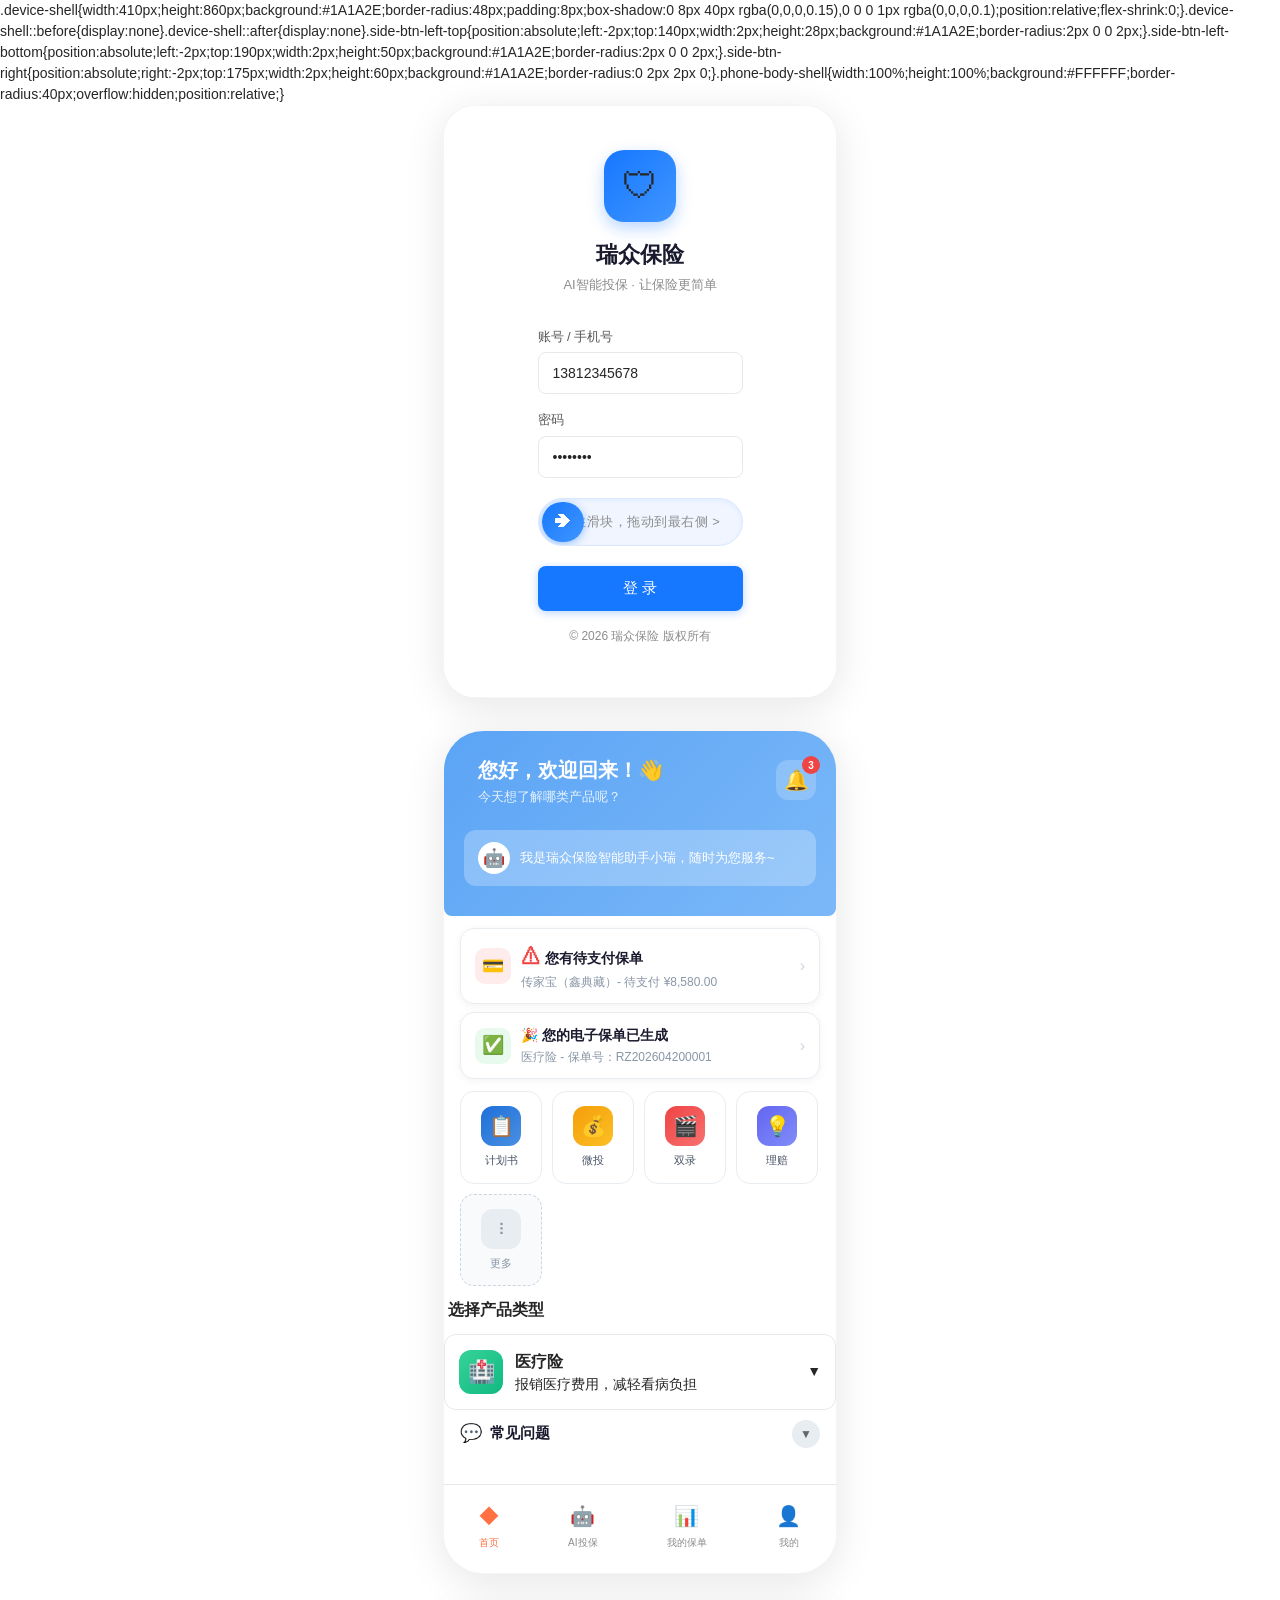
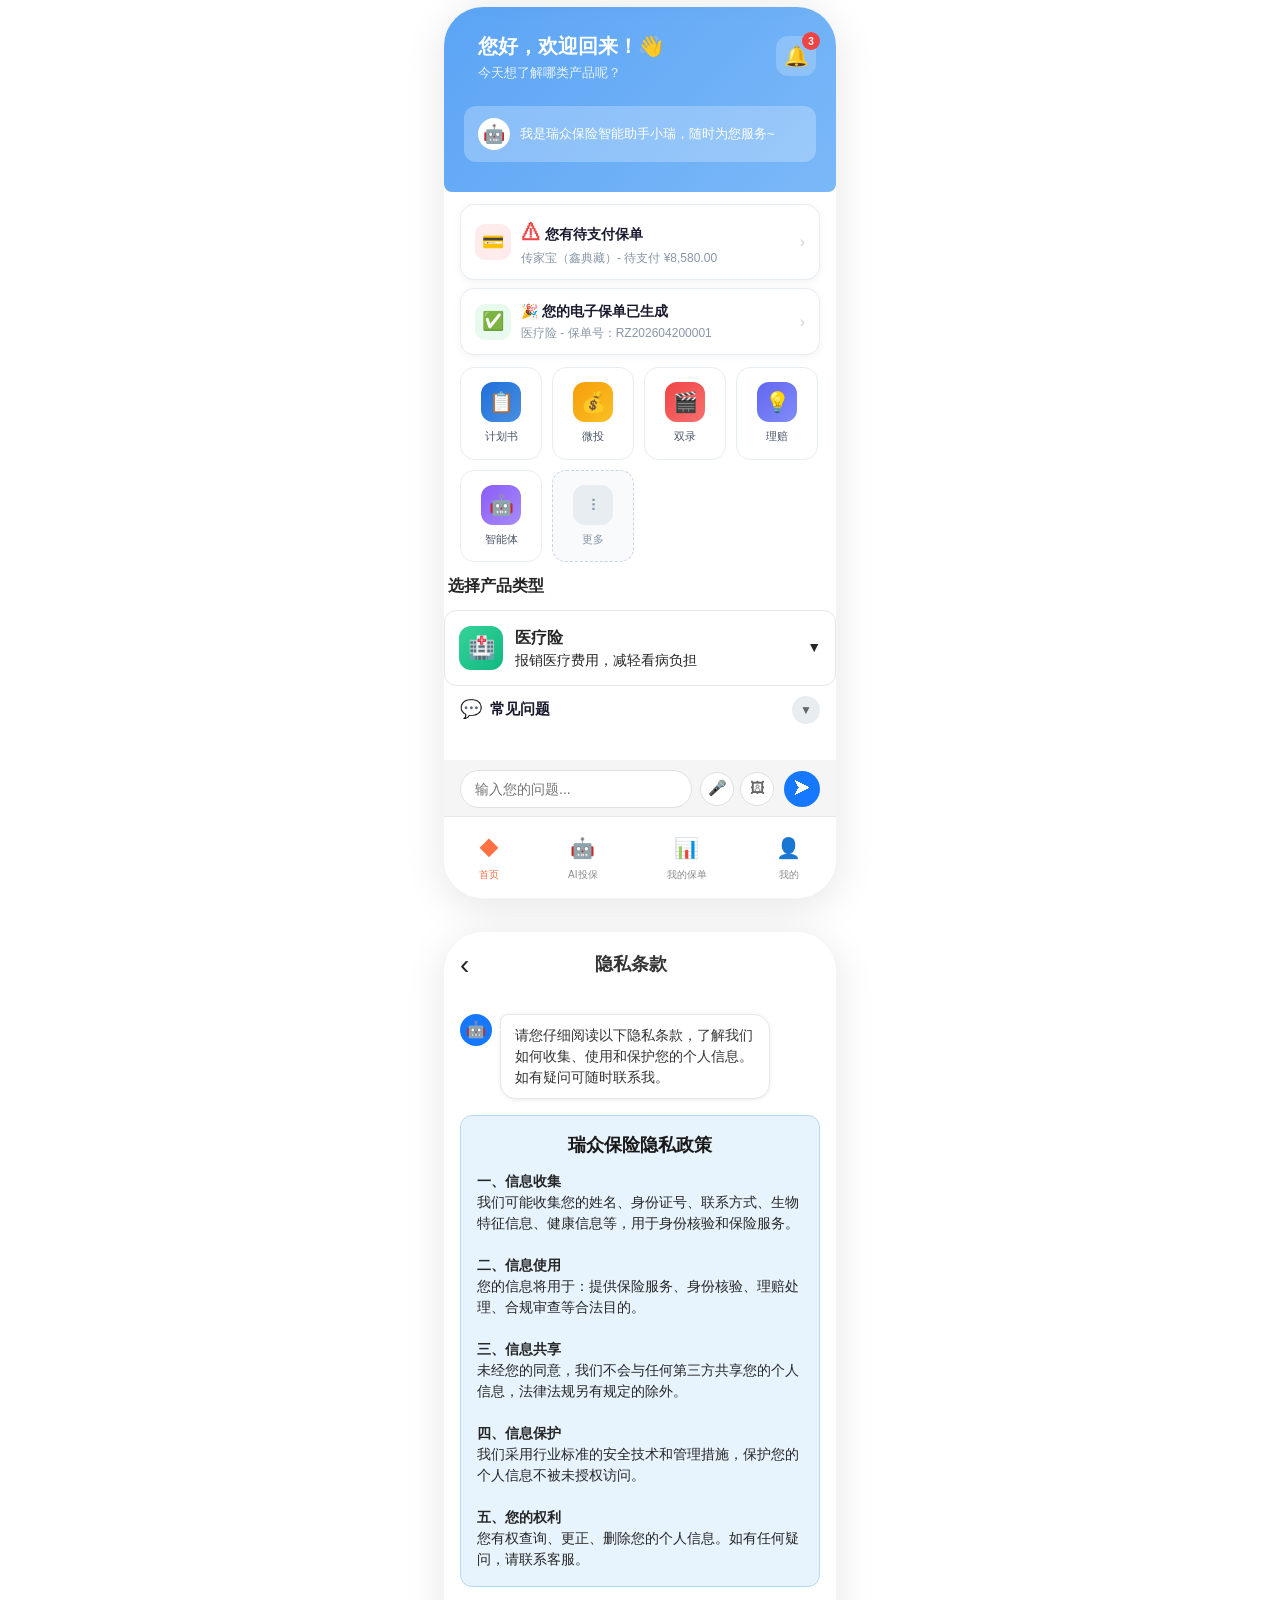
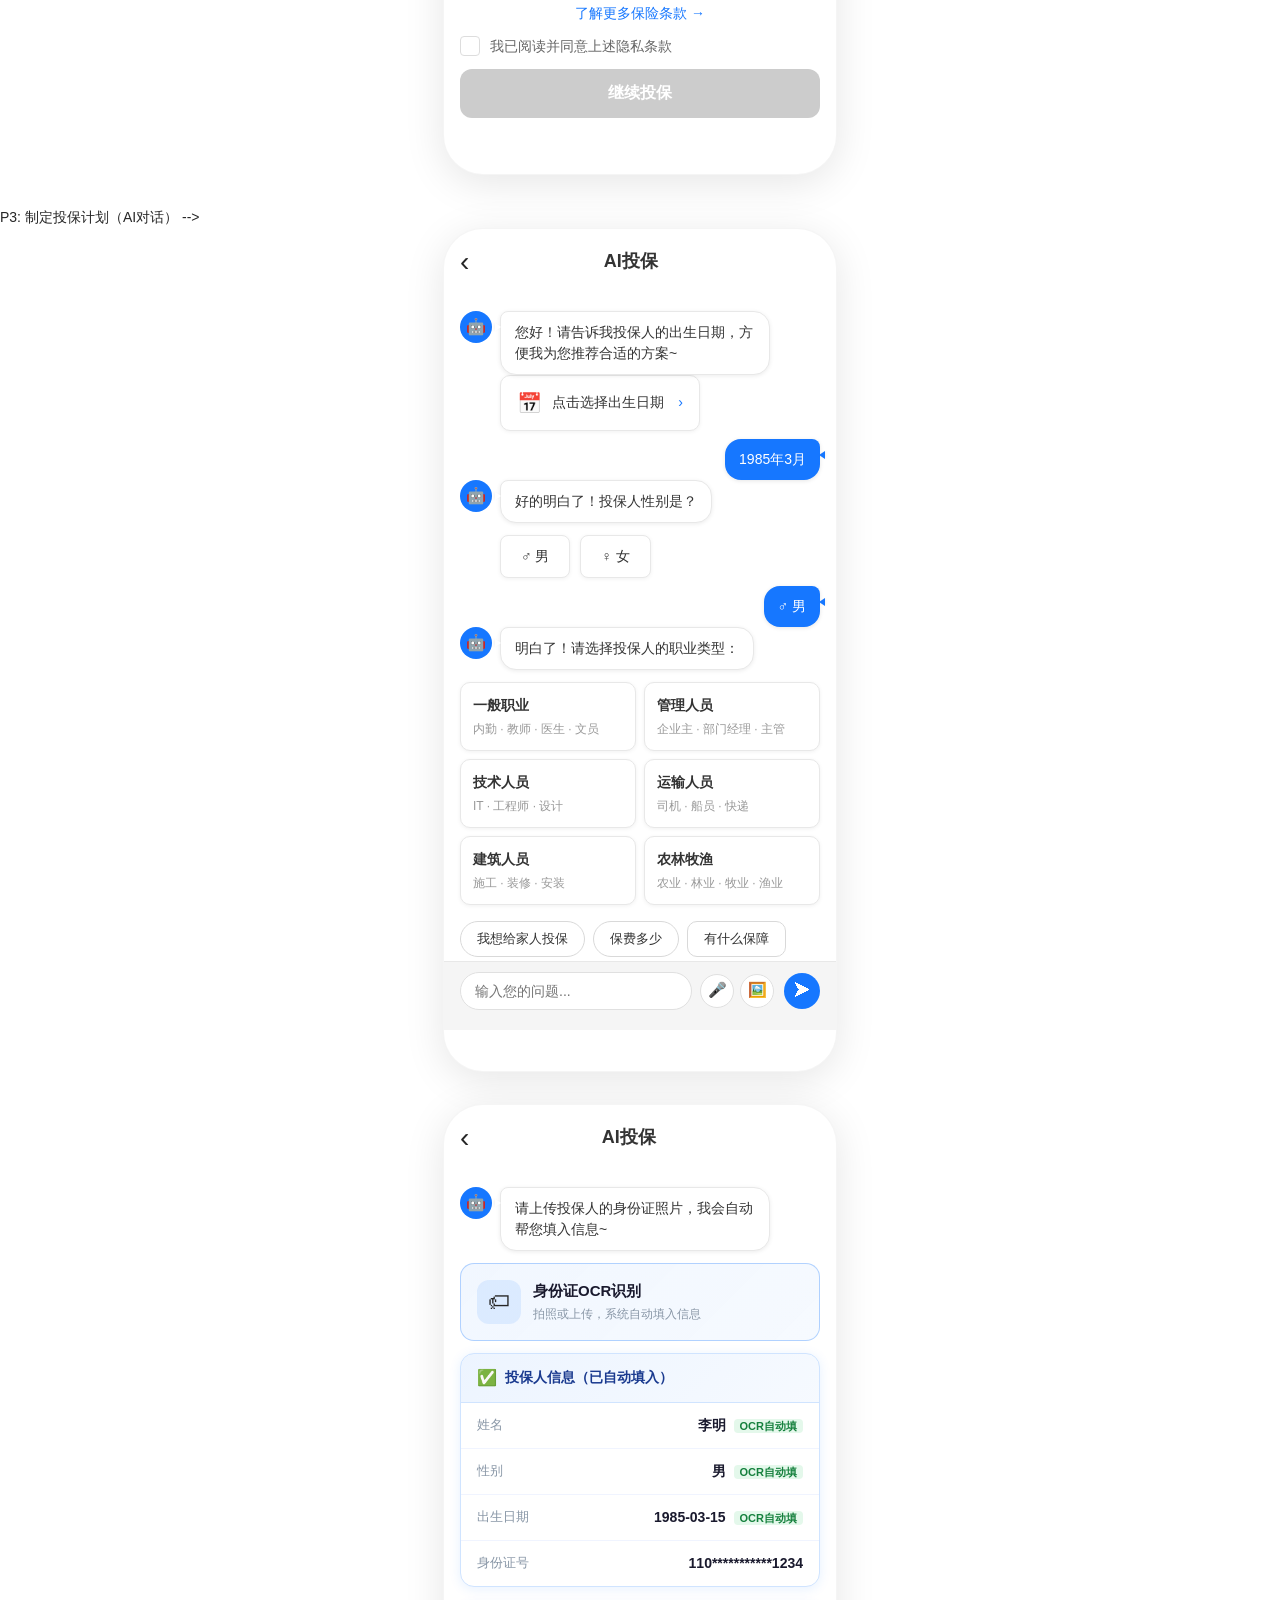
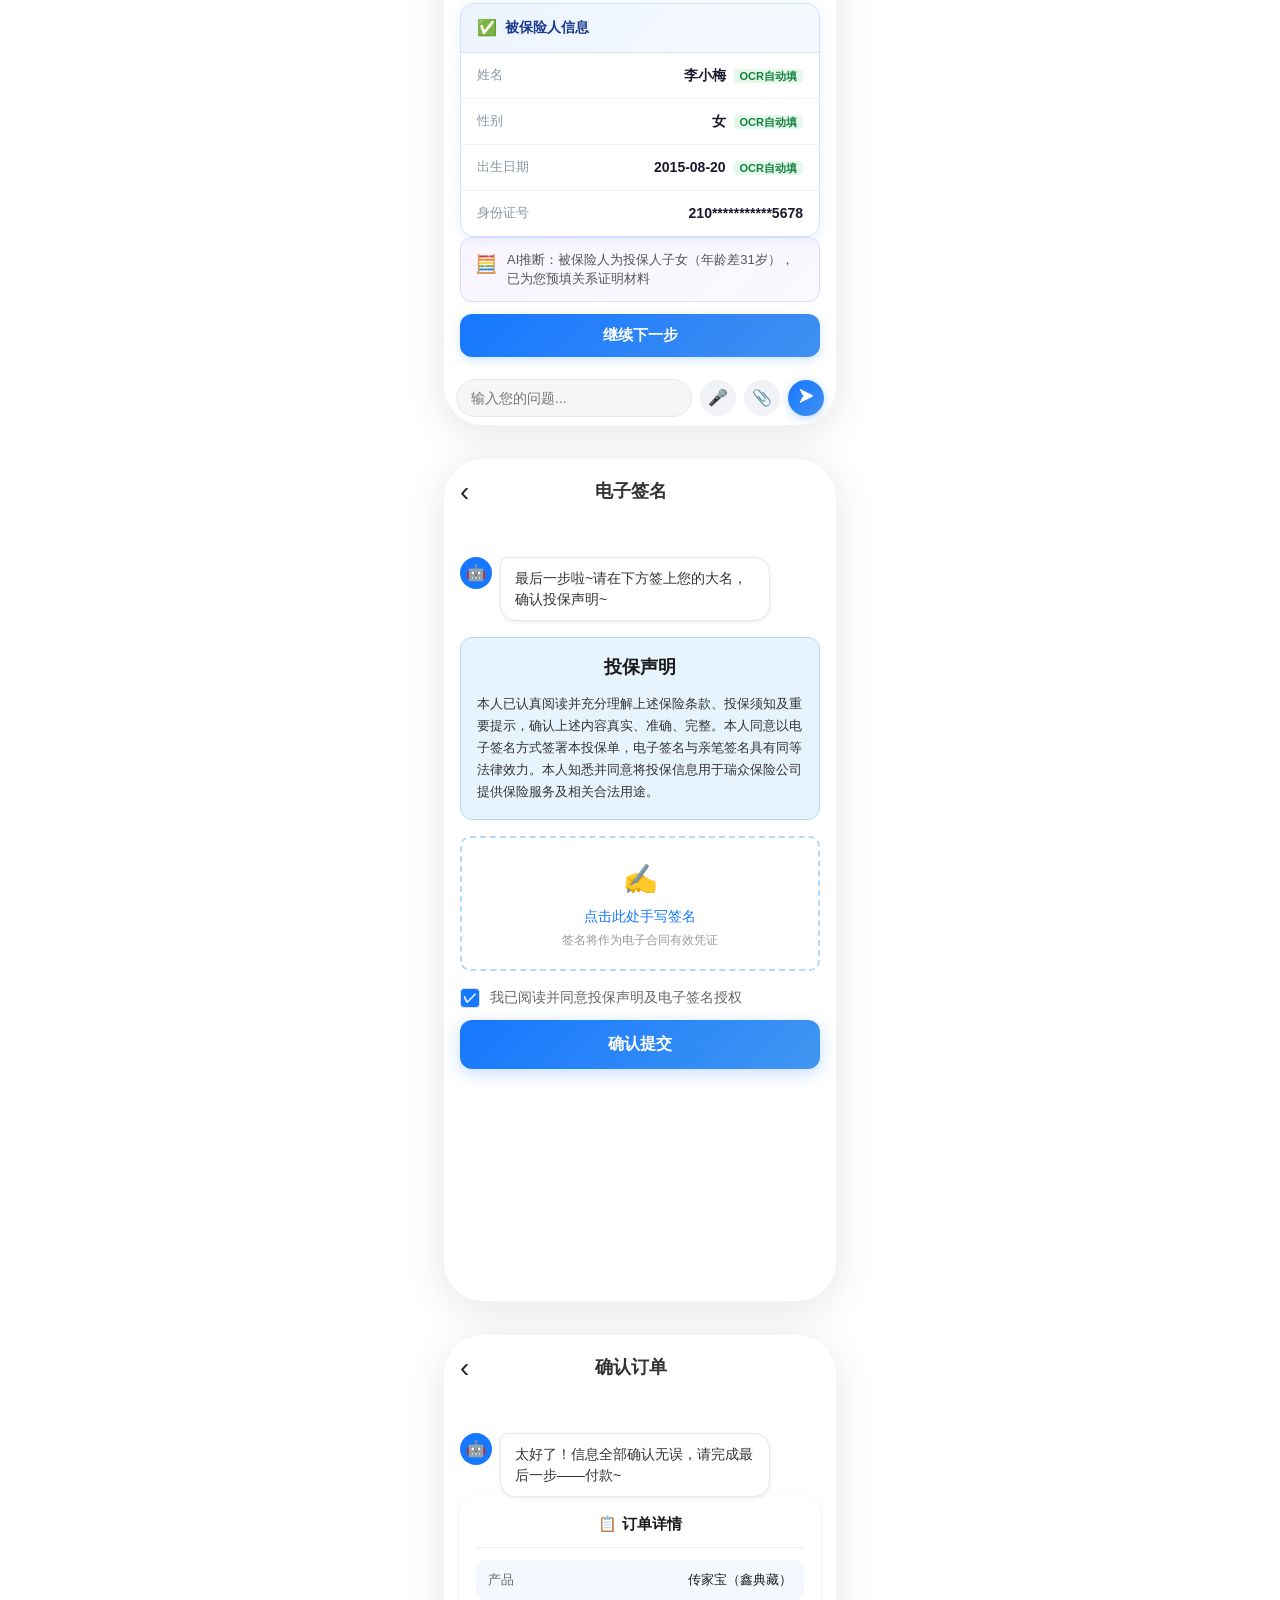
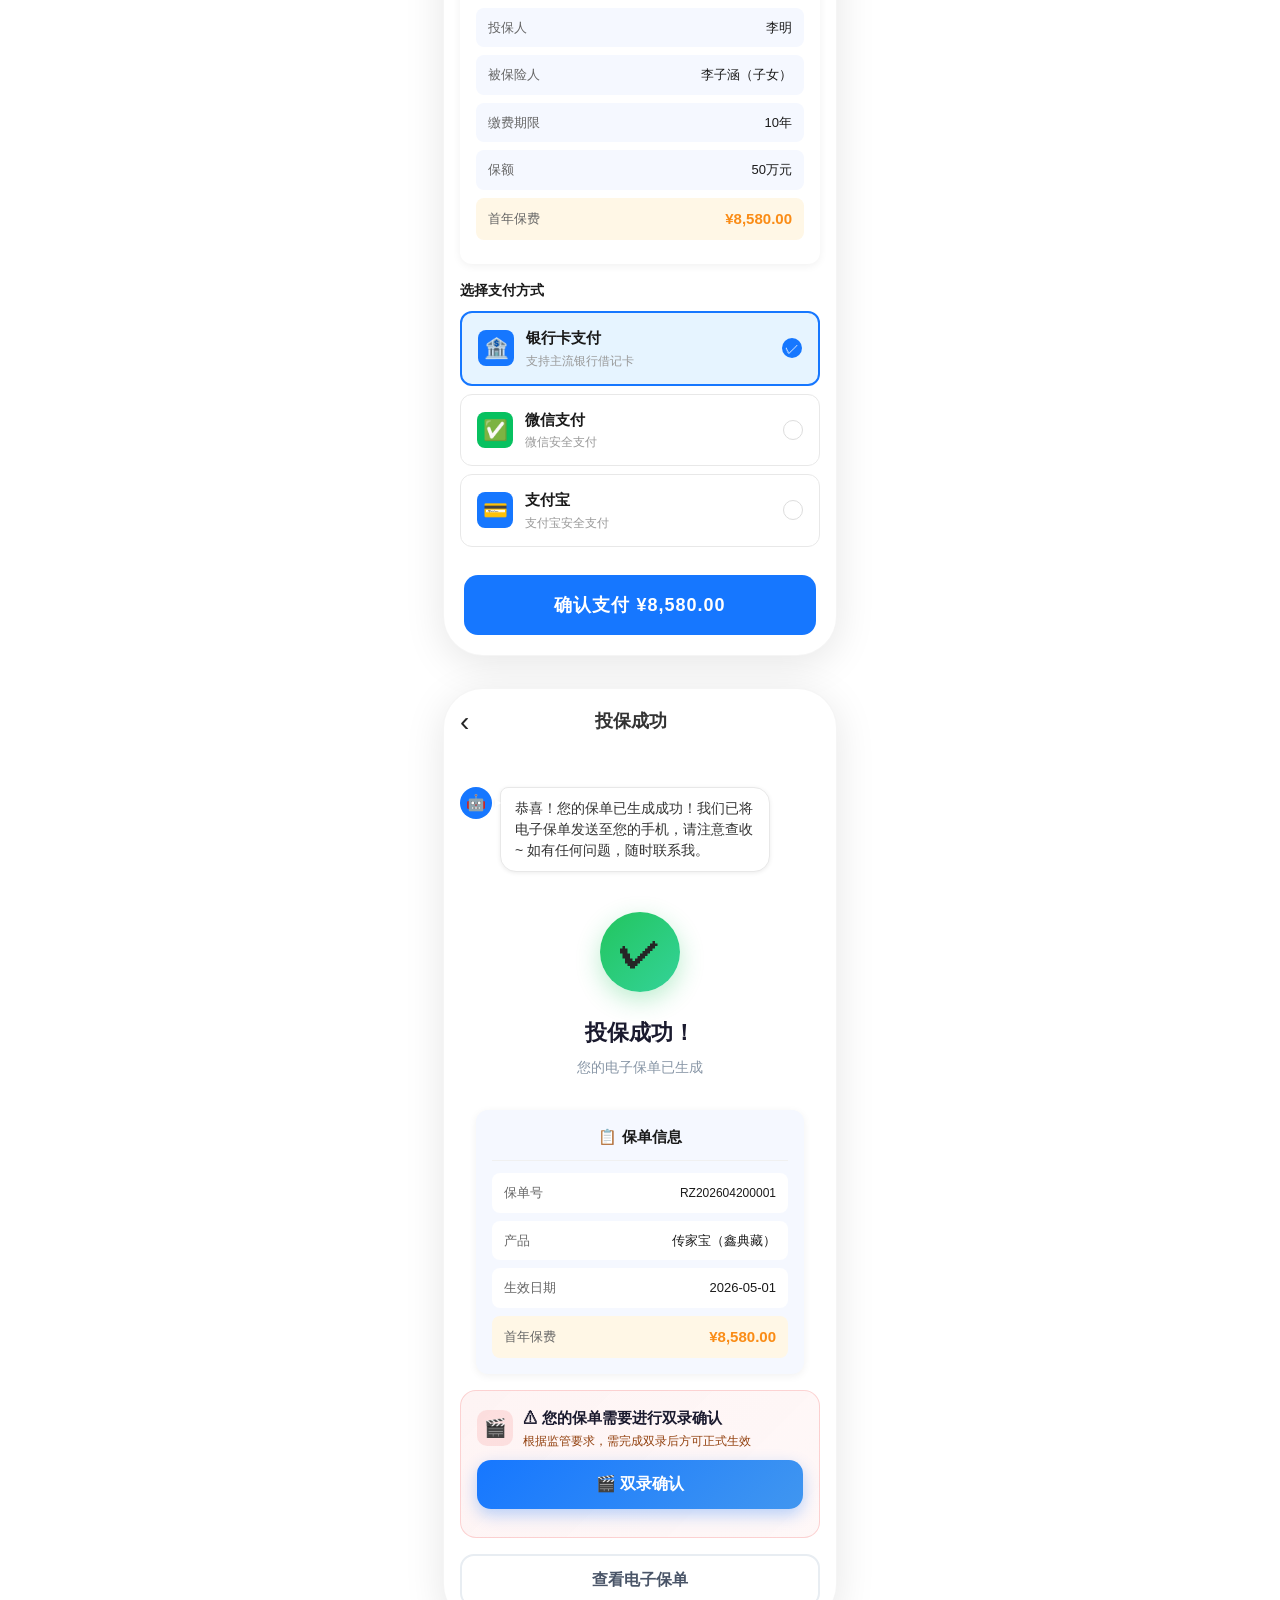
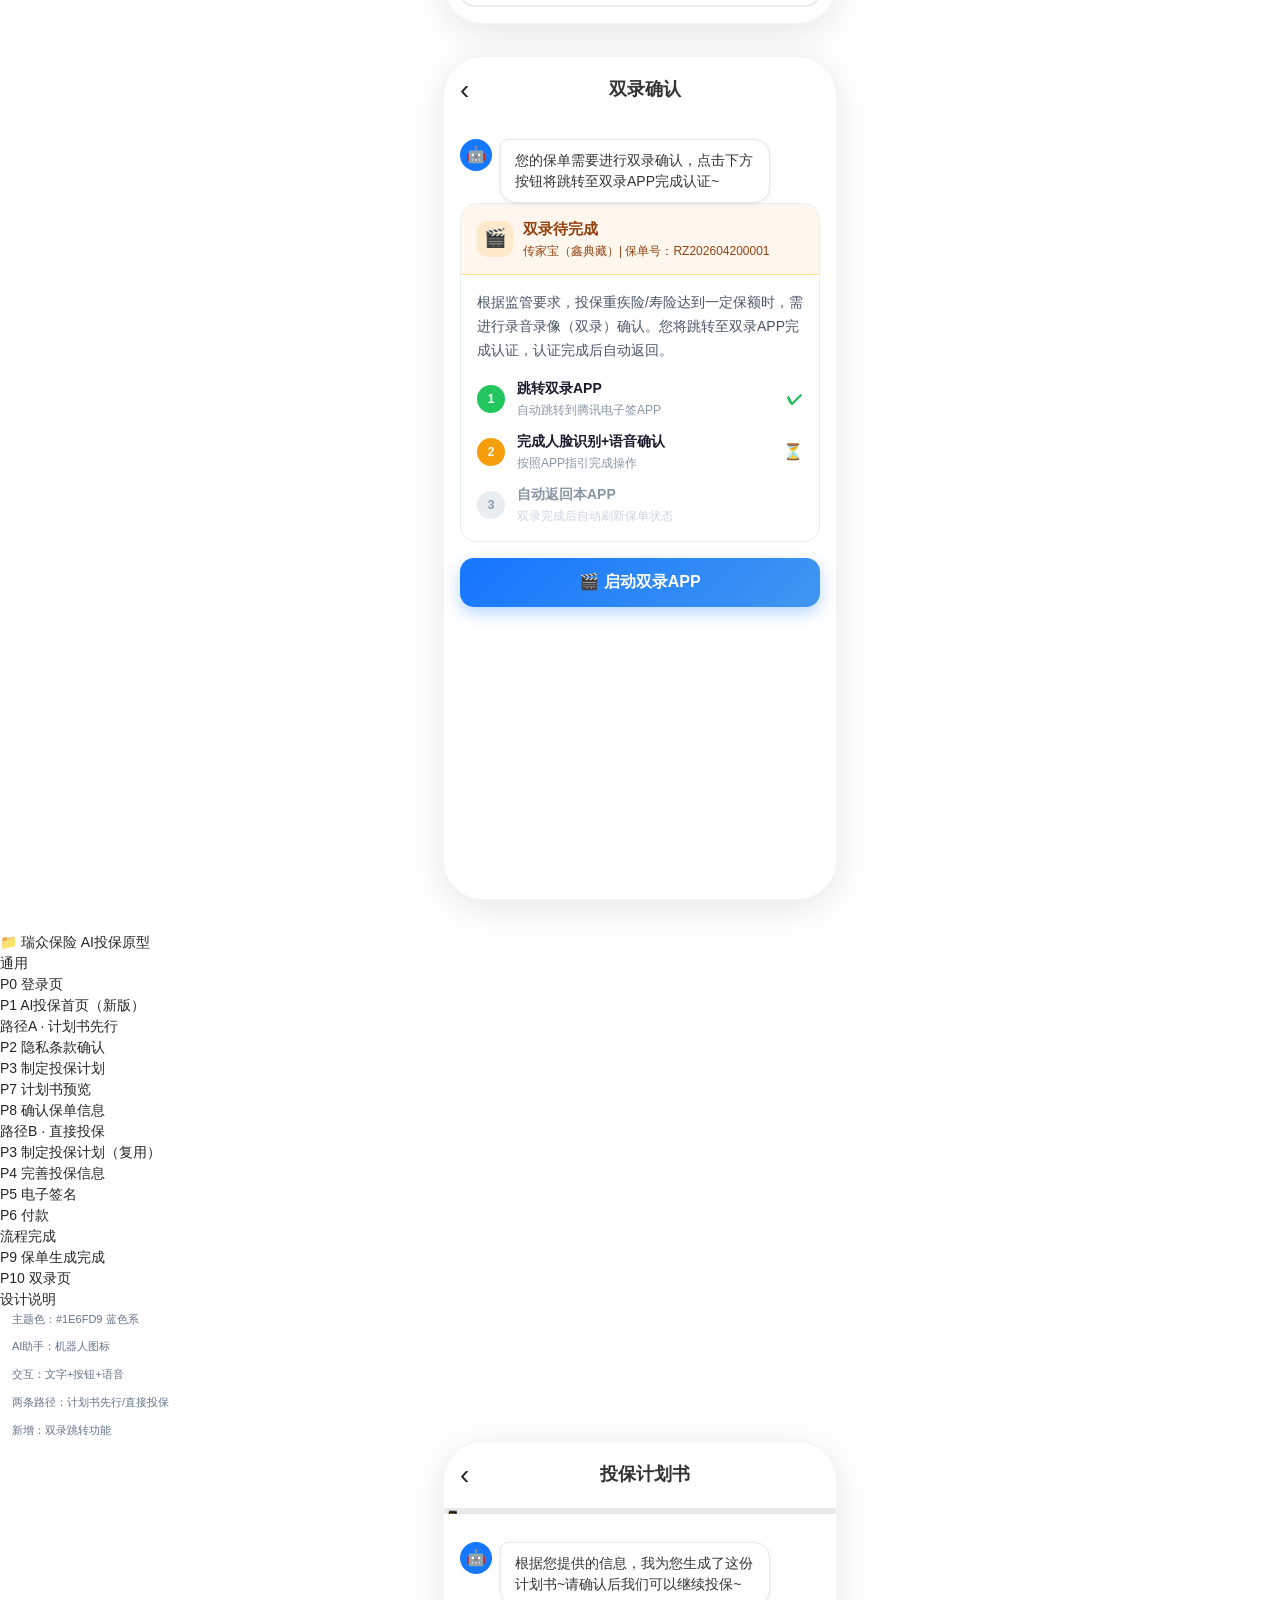
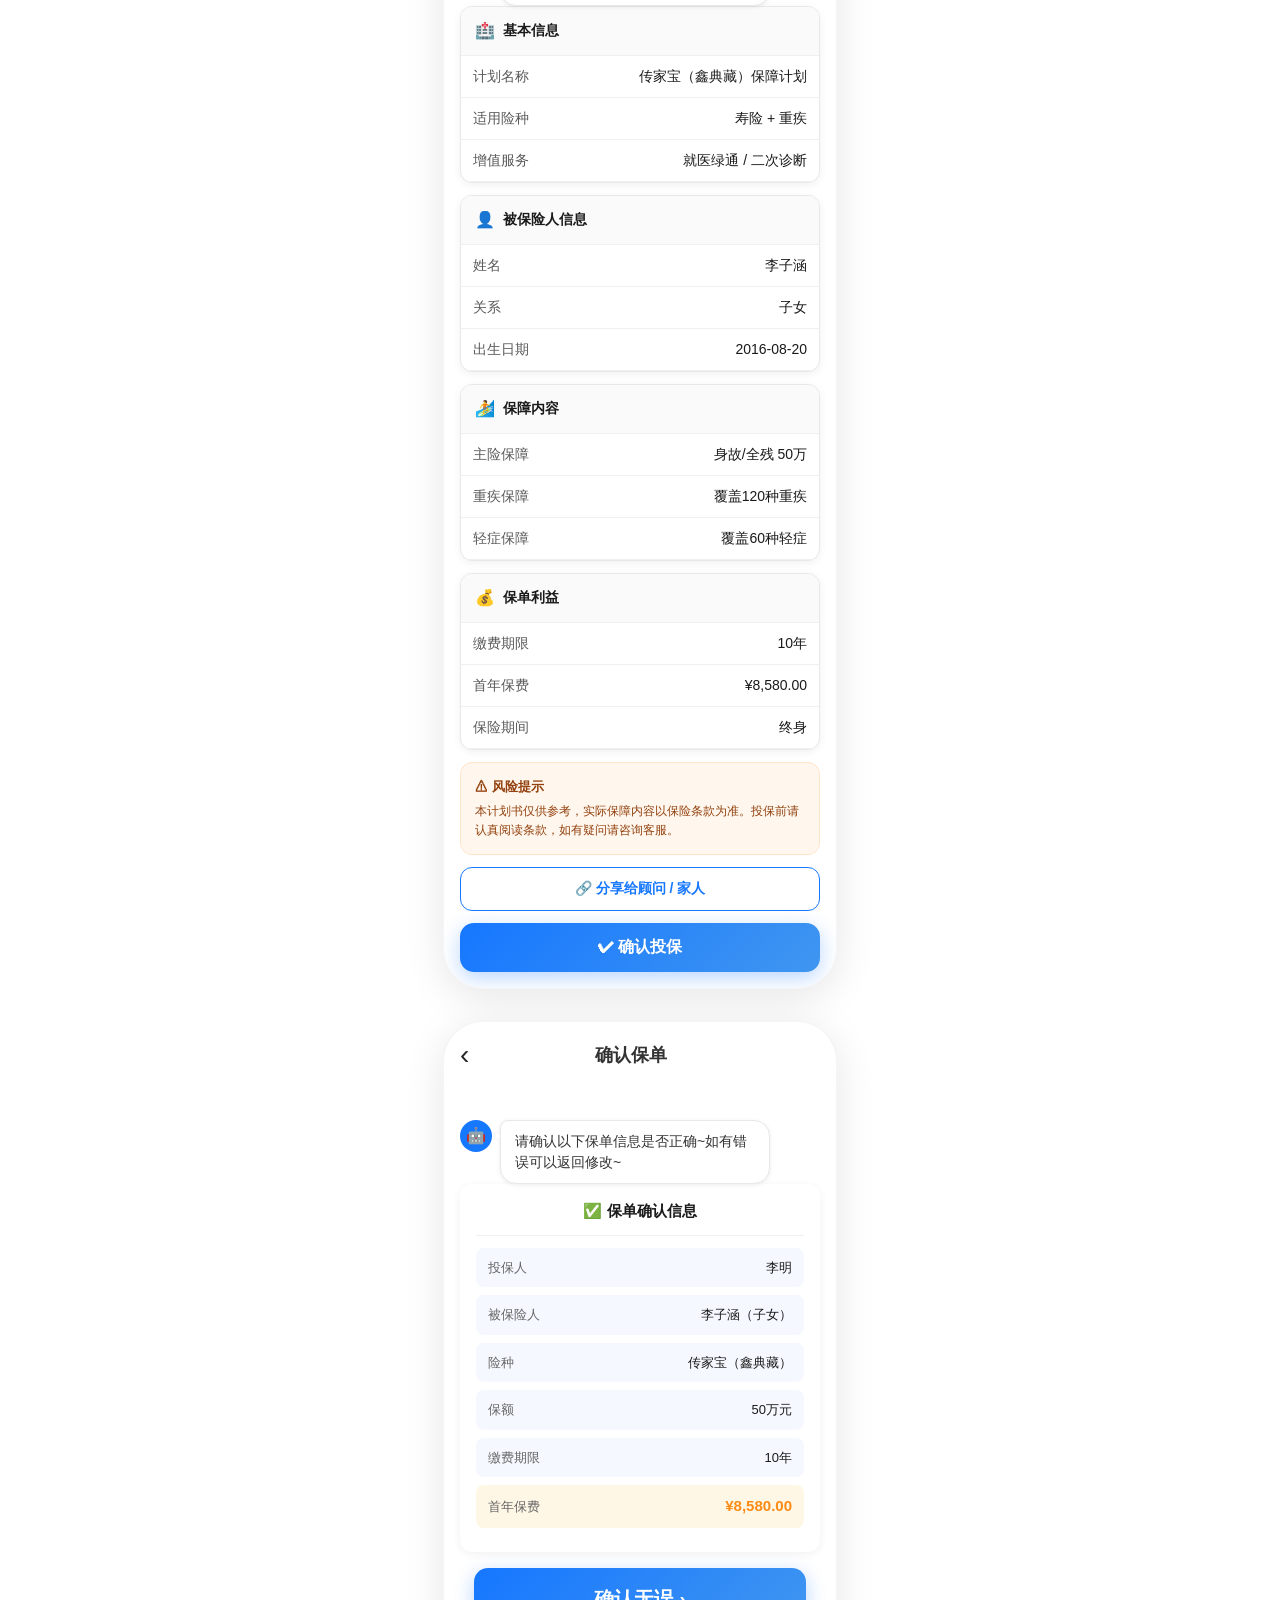
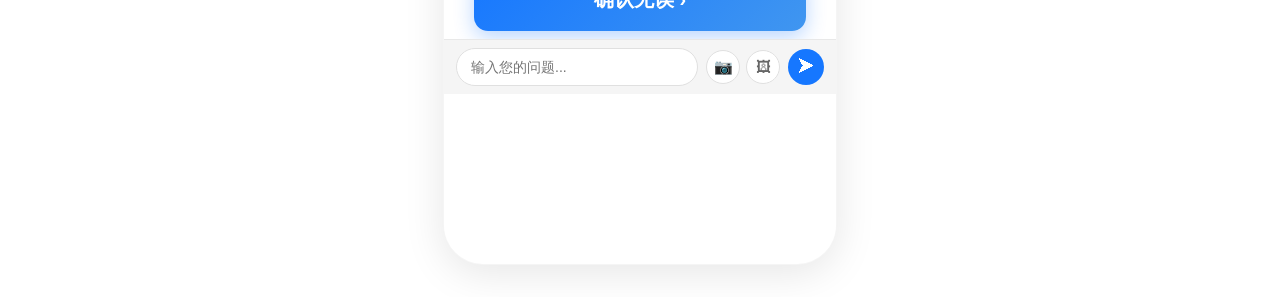
<file: prototype.html>
<!DOCTYPE html>
<html lang="zh-CN">
<head>
<meta charset="UTF-8">
<meta name="viewport" content="width=device-width, initial-scale=1.0">
<title>瑞众保险 - AI投保流程原型 v3（首页+首页2）</title>
<style>
*{margin:0;padding:0;box-sizing:border-box}
:root{
  --ant-blue:#1677ff;
  --ant-blue-light:#4096ff;
  --ant-blue-bg:#e6f4ff;
  --bg:#ffffff;
  --surface:#ffffff;
  --surface2:#fafafa;
  --border:#e8e8e8;
  --text:#262626;
  --text2:#595959;
  --text3:#8c8c8c;
  --radius:8px;
  --shadow:0 2px 8px rgba(0,0,0,0.06);
  --shadow-lg:0 4px 16px rgba(0,0,0,0.08);
  --shadow-xl:0 8px 32px rgba(0,0,0,0.12);
}
body{background:var(--fufu-bg);font-family:-apple-system,BlinkMacSystemFont,'Segoe UI',Roboto,'Helvetica Neue',Arial,sans-serif;background:var(--bg);color:var(--text);font-size:14px;line-height:1.5}

/* 登录页 */
#page-login{min-height:100vh;display:flex;align-items:center;justify-content:center;background:linear-gradient(135deg,#e8f0fe 0%,#f5f5f5 100%);padding:20px}
.login-container{width:100%;max-width:380px;padding:40px 32px;background:#fff;border-radius:16px;box-shadow:var(--shadow-xl);border:1px solid var(--border)}
.login-logo{text-align:center;margin-bottom:32px}
.login-logo .logo-icon{width:64px;height:64px;background:linear-gradient(135deg,#1677ff,#4096ff);border-radius:16px;display:flex;align-items:center;justify-content:center;font-size:32px;margin:0 auto 12px;box-shadow:0 4px 12px rgba(22,119,255,0.3)}
.login-logo h1{font-size:22px;font-weight:600;color:var(--text);margin-bottom:4px;letter-spacing:-0.3px}
.login-logo p{font-size:13px;color:var(--text3)}
.form-group{margin-bottom:16px}
.form-group label{display:block;font-size:13px;font-weight:500;color:var(--text2);margin-bottom:6px}
.form-input{width:100%;padding:12px 14px;background:#fff;border:1px solid var(--border);border-radius:var(--radius);font-size:14px;color:var(--text);outline:none;transition:all 0.2s;box-sizing:border-box}
.form-input:focus{border-color:var(--ant-blue);box-shadow:0 0 0 2px rgba(22,119,255,0.1)}
.form-input::placeholder{color:var(--text3)}
.slider-verify{width:100%;height:48px;background:#f0f5ff;border-radius:24px;position:relative;margin-bottom:20px;border:1px solid #d9e8ff;display:flex;align-items:center;overflow:hidden;box-shadow:inset 0 2px 4px rgba(22,119,255,0.06)}
.slider-track{position:absolute;top:0;left:0;right:0;bottom:0}
.slider-thumb{position:absolute;left:3px;top:3px;bottom:3px;width:42px;background:linear-gradient(135deg,#1677ff,#4096ff);border-radius:20px;cursor:pointer;display:flex;align-items:center;justify-content:center;color:#fff;font-size:16px;z-index:2;box-shadow:0 2px 8px rgba(22,119,255,0.4);transition:left 0.1s}
.slider-text{position:absolute;width:100%;text-align:center;font-size:13px;color:#8c8c8c;z-index:1;pointer-events:none;letter-spacing:0.5px}
.login-btn{width:100%;padding:13px;background:var(--ant-blue);border:none;border-radius:var(--radius);font-size:15px;font-weight:500;color:#fff;cursor:pointer;box-shadow:0 2px 8px rgba(22,119,255,0.3);display:flex;align-items:center;justify-content:center;gap:8px;transition:all 0.2s}
.login-btn:hover{background:#4096ff;box-shadow:0 4px 12px rgba(22,119,255,0.4)}
.login-footer{text-align:center;margin-top:20px;font-size:12px;color:var(--text3)}

/* 主内容区 */
.page-hidden{display:none}
#main-display{display:block}

/* 页面滚动区 */
.page-wrapper{display:block;padding:0;background:var(--bg);min-height:100vh}
.pages-scroll{display:flex;flex-direction:column;gap:0;align-items:center;padding:0;width:100%;box-sizing:border-box}

/* 页面区块 */
.page-section{width:100%;max-width:420px;background:#fff;min-height:100vh;border-radius:0;margin-bottom:0}
.page-label{display:none}

/* 状态栏 */
.status-bar{height:44px;display:flex;align-items:center;justify-content:space-between;padding:0 20px;font-size:14px;font-weight:500;color:var(--text);background:#fff}

/* 首页 */
.home-header{padding:12px 20px 30px;background:linear-gradient(135deg,#5BA4F5,#7BB8F8);border-radius:0 0 8px 8px;margin-bottom:0}
.home-greeting{font-size:18px;font-weight:600;color:var(--text);margin-bottom:2px}
.home-sub{font-size:13px;color:var(--text3)}
.home-search{ margin:12px 20px 16px}
.home-search-bar{display:flex;align-items:center;gap:10px;padding:10px 14px;background:#f5f5f5;border-radius:10px;font-size:13px;color:var(--text3)}

/* 通知卡片 */
.notif-btn{position:relative;cursor:pointer;width:36px;height:36px;background:#f5f5f5;border-radius:8px;display:flex;align-items:center;justify-content:center;font-size:18px;border:1px solid var(--border)}
.notif-badge{position:absolute;top:-4px;right:-4px;width:16px;height:16px;background:#ff4d4f;border-radius:50%;font-size:10px;color:#fff;display:flex;align-items:center;justify-content:center}
.notif-card{display:flex;align-items:center;gap:12px;padding:14px;background:#fff;border-radius:var(--radius);cursor:pointer;transition:all 0.2s;border:1px solid var(--border);margin:0 20px 10px}
.notif-card:hover{border-color:var(--ant-blue)}
.notif-icon{width:36px;height:36px;background:var(--ant-blue-bg);border-radius:8px;display:flex;align-items:center;justify-content:center;font-size:18px}
.notif-content{flex:1}
.notif-title{font-size:14px;font-weight:500;color:var(--text)}
.notif-desc{font-size:12px;color:var(--text3);margin-top:2px}
.notif-time{font-size:11px;color:var(--text3)}

/* 快捷入口 */
.shortcuts-section{padding:16px 20px}
.shortcuts-title{font-size:15px;font-weight:600;color:var(--text);margin-bottom:12px}
.shortcuts-grid{display:grid;grid-template-columns:repeat(4,1fr);gap:12px}
.shortcut-item{display:flex;flex-direction:column;align-items:center;gap:6px;padding:12px 4px;background:#fff;border-radius:var(--radius);border:1px solid var(--border);cursor:pointer;transition:all 0.2s;font-size:12px;color:var(--text2)}
.shortcut-item:hover{border-color:var(--ant-blue);box-shadow:var(--shadow)}
.shortcut-icon{width:36px;height:36px;background:#f5f5f5;border-radius:8px;display:flex;align-items:center;justify-content:center;font-size:20px}

/* 产品卡片 */
.products-section{padding:16px 20px}
.products-title{font-size:15px;font-weight:600;color:var(--text);margin-bottom:12px}
.product-card{display:flex;align-items:center;gap:12px;padding:14px;background:#fff;border-radius:var(--radius);border:1px solid var(--border);cursor:pointer;transition:all 0.2s;margin-bottom:10px}
.product-card:hover{border-color:var(--ant-blue)}
.product-icon{width:44px;height:44px;background:linear-gradient(135deg,#1677ff,#4096ff);border-radius:10px;display:flex;align-items:center;justify-content:center;font-size:22px;color:#fff}
.product-info{flex:1}
.product-name{font-size:14px;font-weight:500;color:var(--text)}
.product-desc{font-size:12px;color:var(--text3);margin-top:2px}
.product-tag{padding:2px 8px;background:#e6f4ff;color:#1677ff;border-radius:4px;font-size:11px}

/* AI对话气泡 */
.chat-section{padding:16px 20px}
.ai-intro-bar{display:flex;align-items:center;gap:10px;padding:12px 14px;background:#f0f5ff;border:1px solid #d9e8ff;border-radius:10px}
.ai-avatar{width:32px;height:32px;background:linear-gradient(135deg,#1677ff,#4096ff);border-radius:50%;display:flex;align-items:center;justify-content:center;font-size:16px;color:#fff}
.ai-bubble{background:#f5f5f5;border:1px solid var(--border);border-radius:12px 12px 12px 4px;padding:12px 14px;font-size:14px;color:var(--text);line-height:1.6;max-width:85%;margin-top:8px}
.user-bubble{background:var(--ant-blue);color:#fff;border-radius:12px 12px 4px 12px;padding:12px 14px;font-size:14px;line-height:1.6;max-width:75%;margin-left:auto;margin-top:8px}
.chat-time{font-size:11px;color:var(--text3);text-align:center;margin:8px 0}

/* 快捷回复标签 */
.quick-replies-bar{display:flex;gap:8px;padding:12px 20px;flex-wrap:wrap}
.quick-tag{padding:8px 16px;background:#fff;border:1px solid var(--border);border-radius:20px;font-size:13px;color:var(--text2);cursor:pointer;transition:all 0.2s}
.quick-tag:hover{border-color:var(--ant-blue);color:var(--ant-blue)}

/* 选项按钮 */
.option-btn{padding:10px 20px;background:#fff;border:1px solid var(--border);border-radius:20px;font-size:14px;color:var(--text2);cursor:pointer;transition:all 0.2s;box-shadow:none}
.option-btn.selected{background:var(--ant-blue);border-color:var(--ant-blue);color:#fff;box-shadow:0 2px 8px rgba(22,119,255,0.3)}
.option-btn:hover:not(.selected){border-color:var(--ant-blue);color:var(--ant-blue)}

/* 底部导航 */
.bottom-nav{position:fixed;bottom:0;left:50%;transform:translateX(-50%);width:100%;max-width:420px;height:60px;background:var(--fufu-surface);border-top:1px solid var(--border);display:flex;align-items:center;justify-content:space-around;padding:0 16px;z-index:100}
.nav-item{font-size:10px;font-weight:500;color:var(--fufu-text3);cursor:pointer;transition:all 0.2s;display:flex;flex-direction:column;align-items:center;gap:2px;padding:6px 12px;border-radius:8px}
.nav-item.active{color:var(--fufu-orange)}
.nav-icon{font-size:20px;margin-bottom:2px}

/* 隐私条款页 */
.page-nav{height:50px;display:flex;align-items:center;justify-content:space-between;padding:0 16px;background:#fff;border-bottom:1px solid var(--border)}
.nav-back{font-size:20px;color:var(--text2);cursor:pointer;padding:8px}
.nav-title{font-size:16px;font-weight:600;color:var(--text)}
.nav-close{font-size:20px;color:var(--text2);cursor:pointer;padding:8px}
.page-content{padding:20px 0 80px}
.content-body{padding:16px 20px;font-size:14px;color:var(--text2);line-height:1.8}
.content-title{font-size:16px;font-weight:600;color:var(--text);margin-bottom:12px}

/* 投保计划页 */
.plan-card{background:#fff;border:1px solid var(--border);border-radius:var(--radius);padding:16px;margin:0 20px 12px}
.plan-title{font-size:15px;font-weight:600;color:var(--text);margin-bottom:8px}
.plan-item{display:flex;justify-content:space-between;padding:8px 0;font-size:14px;color:var(--text2);border-bottom:1px solid #f5f5f5}
.plan-item:last-child{border-bottom:none}

/* 电子签名页 */
.signature-area{background:#fff;border:2px dashed var(--border);border-radius:12px;margin:20px;padding:40px;text-align:center}
.signature-hint{font-size:14px;color:var(--text3)}

/* 付款页 */
.payment-method{background:#fff;border:1px solid var(--border);border-radius:var(--radius);padding:16px;margin:0 20px 12px;display:flex;align-items:center;justify-content:space-between}
.pay-icon{font-size:24px}
.pay-name{font-size:14px;font-weight:500;color:var(--text)}

/* 投保计划书预览 */
.preview-card{background:#fff;border:1px solid var(--border);border-radius:var(--radius);margin:0 20px 16px;overflow:hidden}
.preview-header{padding:16px;background:#fafafa;border-bottom:1px solid var(--border)}
.preview-title{font-size:15px;font-weight:600;color:var(--text)}

/* 保单确认 */
.confirm-item{display:flex;justify-content:space-between;padding:14px 20px;font-size:14px;color:var(--text2);background:#fff;border-bottom:1px solid var(--border)}

/* 投保成功页 */
.success-page{text-align:center;padding:60px 40px}
.success-icon{font-size:64px;margin-bottom:20px}
.success-title{font-size:22px;font-weight:600;color:var(--text);margin-bottom:8px}
.success-sub{font-size:14px;color:var(--text3);margin-bottom:32px}
.success-info{background:#f5f5f5;border-radius:12px;padding:20px;text-align:left;font-size:14px;color:var(--text2)}

/* 双录页 */
.record-timer{text-align:center;padding:20px;background:#fff;border-bottom:1px solid var(--border)}
.timer-display{font-size:32px;font-weight:600;color:var(--text);font-variant-numeric:tabular-nums}
.record-btn{width:64px;height:64px;background:#ff4d4f;border-radius:50%;border:none;cursor:pointer;margin:20px auto;display:block;box-shadow:0 4px 12px rgba(255,77,77,0.3)}

/* 按钮样式 */
.btn-primary{width:100%;padding:13px;background:var(--ant-blue);border:none;border-radius:var(--radius);font-size:15px;font-weight:500;color:#fff;cursor:pointer;box-shadow:0 2px 8px rgba(22,119,255,0.3);display:flex;align-items:center;justify-content:center;gap:8px;transition:all 0.2s}
.btn-primary:hover{background:#4096ff}
.btn-primary-full{width:calc(100% - 40px);margin:0 20px 16px;padding:13px;background:var(--ant-blue);border:none;border-radius:var(--radius);font-size:15px;font-weight:500;color:#fff;cursor:pointer;box-shadow:0 2px 8px rgba(22,119,255,0.3);display:flex;align-items:center;justify-content:center;gap:8px;transition:all 0.2s}
.btn-primary-full:hover{background:#4096ff}
.btn-double{width:calc(100% - 40px);margin:0 20px;padding:13px;background:#ff4d4f;border:none;border-radius:var(--radius);font-size:15px;font-weight:500;color:#fff;cursor:pointer;box-shadow:0 2px 8px rgba(255,77,77,0.3);display:flex;align-items:center;justify-content:center;gap:8px;transition:all 0.2s}
.btn-double:hover{background:#ff7875}
.icon-btn{width:36px;height:36px;background:#f5f5f5;border:1px solid var(--border);border-radius:50%;display:flex;align-items:center;justify-content:center;font-size:18px;cursor:pointer;transition:all 0.2s}

/* 输入框 */
.chat-input{flex:1;padding:10px 14px;background:#f5f5f5;border:1px solid var(--border);border-radius:20px;font-size:14px;color:var(--text);outline:none}
.input-bar{display:flex;align-items:center;gap:10px;padding:10px 16px;background:#fff;border-top:1px solid var(--border)}

/* FAQ */
.faq-item{display:flex;align-items:center;justify-content:space-between;padding:14px 20px;background:#fff;border-bottom:1px solid var(--border);cursor:pointer;font-size:14px;color:var(--text2)}
.faq-item:hover{background:#fafafa}

/* 进度条 */
.progress-wrap{padding:12px 20px}
.progress-label{display:flex;justify-content:space-between;font-size:13px;color:var(--text3);margin-bottom:8px}
.progress-bar{height:4px;background:#f5f5f5;border-radius:2px;overflow:hidden}
.progress-fill{height:100%;background:var(--ant-blue);border-radius:2px;transition:width 0.3s}

/* 同意条款 */
.agree-row{display:flex;align-items:center;gap:10px;padding:12px 20px;cursor:pointer;font-size:13px;color:var(--text2)}
.agree-check{width:20px;height:20px;background:#fff;border:1px solid var(--border);border-radius:4px;display:flex;align-items:center;justify-content:center;font-size:12px;color:var(--text3);transition:all 0.2s}
.agree-check.checked{background:var(--ant-blue);border-color:var(--ant-blue);color:#fff}

/* 订单卡片 */
.order-card{background:#fff;border:1px solid var(--border);border-radius:var(--radius);padding:16px;margin:0 20px 12px}

/* 双录记录卡 */
.double-record-card{background:#fffbf0;border:1px solid #ffe58f;border-radius:var(--radius);padding:16px;margin:0 20px}
.double-record-title{font-size:14px;font-weight:600;color:#ad6800;margin-bottom:4px}
.double-record-sub{font-size:12px;color:#ad6800}


.page-phone-frame{width:394px;min-height:844px;background:#fff;border-radius:40px;box-shadow:0 8px 40px rgba(0,0,0,0.1);overflow:hidden;border:1px solid rgba(0,0,0,0.04);flex-shrink:0;display:block;margin:0 auto 32px;}

.page-phone-frame{width:394px;min-height:844px;background:#fff;border-radius:40px;box-shadow:0 8px 40px rgba(0,0,0,0.1);overflow:hidden;border:1px solid rgba(0,0,0,0.04);flex-shrink:0;display:block;margin:0 auto 32px;}


/* 阿福主色调 */
:root {
  --fufu-orange: #FF7043;
  --fufu-orange-light: #FFAB91;
  --fufu-orange-bg: #FFF0ED;
  --fufu-green: #36D399;
  --fufu-green-bg: #E8F8F0;
  --fufu-bg: #F7F8FA;
  --fufu-surface: #ffffff;
  --fufu-text: #262626;
  --fufu-text2: #595959;
  --fufu-text3: #8C8C8C;
  --fufu-border: #E8E8E8;
  --fufu-radius: 12px;
  --fufu-radius-lg: 16px;
  --fufu-shadow: 0 2px 12px rgba(0,0,0,0.08);
  --fufu-shadow-lg: 0 4px 20px rgba(0,0,0,0.1);
}

/* 页面通用背景 */
.page-phone-frame {
  background: #ffffff;
}

/* 登录页手机框架 - 高度自适应 */
.page-phone-frame.login-frame {
  min-height: auto;
  height: auto;
  border-radius: 32px;
}

.login-frame .phone-screen-frame {
  padding: 0;
}

.login-frame .phone-notch {
  display: none;
}

.login-frame .phone-screen {
  overflow: visible;
  height: auto;
}

/* 状态栏 */
.status-bar {
  background: var(--fufu-bg);
  color: var(--fufu-text);
}

/* 顶部欢迎区 - 阿福风格 */
.home-header {
  padding: 12px 20px 30px;
  background: linear-gradient(135deg, #5BA4F5, #7BB8F8);
  border-radius: 0 0 8px 8px;
}

.home-greeting {
  font-size: 20px;
  font-weight: 600;
  color: #fff;
}

.home-sub {
  font-size: 13px;
  color: rgba(255,255,255,0.85);
}

/* 阿福AI助手条 */
.home-ai-bar {
  display: flex;
  align-items: center;
  gap: 10px;
  padding: 12px 14px;
  background: rgba(255,255,255,0.25);
  border-radius: 12px;
  margin-top: 12px;
}

.home-ai-icon {
  width: 32px;
  height: 32px;
  background: #fff;
  border-radius: 50%;
  display: flex;
  align-items: center;
  justify-content: center;
  font-size: 18px;
}

.home-ai-text {
  font-size: 13px;
  color: #fff;
  flex: 1;
}

/* 通知卡片 */
.notification-card {
  background: var(--fufu-surface);
  border-radius: var(--fufu-radius);
  box-shadow: var(--fufu-shadow);
  border: 1px solid var(--fufu-border);
  padding: 12px 14px;
  display: flex;
  align-items: center;
  gap: 10px;
  cursor: pointer;
  transition: all 0.2s;
}

.notification-card:hover {
  box-shadow: var(--fufu-shadow-lg);
  transform: translateY(-1px);
}

.notification-card:active {
  transform: translateY(0);
}

/* 快捷功能入口 */
.shortcut-item {
  background: var(--fufu-surface);
  border-radius: var(--fufu-radius);
  border: 1px solid var(--fufu-border);
  padding: 14px 4px;
  display: flex;
  flex-direction: column;
  align-items: center;
  gap: 6px;
  cursor: pointer;
  transition: all 0.2s;
  box-shadow: none;
}

.shortcut-item:hover {
  border-color: var(--fufu-orange);
  box-shadow: var(--fufu-shadow);
  transform: translateY(-2px);
}

/* 产品卡片 */
.product-card {
  background: var(--fufu-surface);
  border-radius: var(--fufu-radius);
  border: 1px solid var(--fufu-border);
  padding: 14px;
  display: flex;
  align-items: center;
  gap: 12px;
  cursor: pointer;
  transition: all 0.2s;
  box-shadow: none;
  margin-bottom: 10px;
}

.product-card:hover {
  border-color: var(--fufu-orange);
  box-shadow: var(--fufu-shadow);
}

.product-icon {
  width: 44px;
  height: 44px;
  border-radius: 12px;
  display: flex;
  align-items: center;
  justify-content: center;
  font-size: 22px;
}

/* 阿福气泡 - 助手 */
.ai-bubble,
.chat-left {
  background: var(--fufu-surface);
  border: 1px solid var(--fufu-border);
  border-radius: 16px 16px 16px 4px;
  padding: 12px 16px;
  font-size: 14px;
  color: var(--fufu-text);
  line-height: 1.6;
  max-width: 85%;
  box-shadow: var(--fufu-shadow);
}

/* 阿福气泡 - 用户 */
.user-bubble,
.chat-right {
  background: var(--fufu-orange);
  color: #fff;
  border-radius: 16px 16px 4px 16px;
  padding: 12px 16px;
  font-size: 14px;
  line-height: 1.6;
  max-width: 75%;
  box-shadow: 0 2px 8px rgba(255,112,67,0.3);
}

/* 阿福头像 */
.fufu-avatar {
  width: 36px;
  height: 36px;
  background: var(--fufu-orange);
  border-radius: 50%;
  display: flex;
  align-items: center;
  justify-content: center;
  font-size: 18px;
  color: #fff;
  flex-shrink: 0;
}

.fufu-avatar-small {
  width: 28px;
  height: 28px;
  background: var(--fufu-orange);
  border-radius: 50%;
  display: flex;
  align-items: center;
  justify-content: center;
  font-size: 14px;
  color: #fff;
}

/* 底部Tab */
.bottom-tabs {
  display: flex;
  justify-content: space-around;
  padding: 10px 0;
  background: var(--fufu-surface);
  border-top: 1px solid var(--fufu-border);
}

.tab-item {
  display: flex;
  flex-direction: column;
  align-items: center;
  gap: 2px;
  padding: 6px 12px;
  color: var(--fufu-text3);
  cursor: pointer;
  transition: all 0.2s;
}

.tab-item.active {
  color: var(--fufu-orange);
}

.tab-icon {
  font-size: 20px;
  margin-bottom: 2px;
}

.tab-label {
  font-size: 10px;
  font-weight: 500;
}

/* 通用按钮 */
.btn-fufu {
  width: 100%;
  padding: 13px;
  background: var(--fufu-orange);
  border: none;
  border-radius: var(--fufu-radius);
  font-size: 15px;
  font-weight: 500;
  color: #fff;
  cursor: pointer;
  box-shadow: 0 2px 12px rgba(255,112,67,0.35);
  display: flex;
  align-items: center;
  justify-content: center;
  gap: 8px;
  transition: all 0.2s;
}

.btn-fufu:hover {
  background: #FF8A65;
  box-shadow: 0 4px 16px rgba(255,112,67,0.45);
  transform: translateY(-1px);
}

.btn-fufu:active {
  transform: translateY(0);
}

.btn-fufu-outline {
  width: 100%;
  padding: 13px;
  background: var(--fufu-surface);
  border: 1px solid var(--fufu-orange);
  border-radius: var(--fufu-radius);
  font-size: 15px;
  font-weight: 500;
  color: var(--fufu-orange);
  cursor: pointer;
  display: flex;
  align-items: center;
  justify-content: center;
  gap: 8px;
  transition: all 0.2s;
}

.btn-fufu-outline:hover {
  background: var(--fufu-orange-bg);
}

/* 聊天输入框 */
.chat-input-wrapper {
  display: flex;
  align-items: center;
  gap: 10px;
  padding: 10px 16px;
  background: var(--fufu-surface);
  border-top: 1px solid var(--fufu-border);
}

.chat-input {
  flex: 1;
  padding: 10px 16px;
  background: var(--fufu-bg);
  border: 1px solid var(--fufu-border);
  border-radius: 20px;
  font-size: 14px;
  color: var(--fufu-text);
  outline: none;
  transition: all 0.2s;
}

.chat-input:focus {
  border-color: var(--fufu-orange);
  box-shadow: 0 0 0 2px rgba(255,112,67,0.1);
}

/* 标签/标签页 */
.tag-fufu {
  display: inline-block;
  padding: 4px 12px;
  background: var(--fufu-orange-bg);
  color: var(--fufu-orange);
  border-radius: 20px;
  font-size: 12px;
  font-weight: 500;
}

.tag-outline {
  display: inline-block;
  padding: 4px 12px;
  border: 1px solid var(--fufu-border);
  border-radius: 20px;
  font-size: 12px;
  color: var(--fufu-text2);
}

/* 列表项 */
.list-item {
  display: flex;
  align-items: center;
  justify-content: space-between;
  padding: 14px 20px;
  background: var(--fufu-surface);
  border-bottom: 1px solid var(--fufu-border);
  cursor: pointer;
  font-size: 14px;
  color: var(--fufu-text);
  transition: all 0.2s;
}

.list-item:hover {
  background: #fafafa;
}

.list-item:last-child {
  border-bottom: none;
}

/* 卡片容器 */
.card-fufu {
  background: var(--fufu-surface);
  border-radius: var(--fufu-radius-lg);
  border: 1px solid var(--fufu-border);
  box-shadow: var(--fufu-shadow);
  overflow: hidden;
}

/* 隐私条款页 */
.page-nav {
  height: 50px;
  display: flex;
  align-items: center;
  justify-content: space-between;
  padding: 0 16px;
  background: var(--fufu-surface);
  border-bottom: 1px solid var(--fufu-border);
}

.nav-back {
  font-size: 20px;
  color: var(--fufu-text2);
  cursor: pointer;
  padding: 8px;
}

.nav-title {
  font-size: 16px;
  font-weight: 600;
  color: var(--fufu-text);
}

/* 投保计划卡片 */
.plan-card {
  background: var(--fufu-surface);
  border-radius: var(--fufu-radius-lg);
  border: 1px solid var(--fufu-border);
  box-shadow: var(--fufu-shadow);
  padding: 16px;
  margin: 0 16px 12px;
}

.plan-title {
  font-size: 15px;
  font-weight: 600;
  color: var(--fufu-text);
  margin-bottom: 12px;
}

.plan-item {
  display: flex;
  justify-content: space-between;
  padding: 8px 0;
  font-size: 14px;
  color: var(--fufu-text2);
  border-bottom: 1px solid var(--fufu-border);
}

.plan-item:last-child {
  border-bottom: none;
}

/* 进度条 */
.progress-wrap {
  padding: 12px 16px;
}

.progress-label {
  display: flex;
  justify-content: space-between;
  font-size: 13px;
  color: var(--fufu-text3);
  margin-bottom: 8px;
}

.progress-bar {
  height: 6px;
  background: var(--fufu-border);
  border-radius: 3px;
  overflow: hidden;
}

.progress-fill {
  height: 100%;
  background: var(--fufu-orange);
  border-radius: 3px;
  transition: width 0.3s;
}

/* 勾选框 */
.check-fufu {
  width: 22px;
  height: 22px;
  background: var(--fufu-surface);
  border: 2px solid var(--fufu-border);
  border-radius: 6px;
  display: flex;
  align-items: center;
  justify-content: center;
  font-size: 12px;
  color: transparent;
  cursor: pointer;
  transition: all 0.2s;
}

.check-fufu.checked {
  background: var(--fufu-orange);
  border-color: var(--fufu-orange);
  color: #fff;
}

/* 成功页 */
.success-icon {
  font-size: 72px;
  margin-bottom: 20px;
}

.success-title {
  font-size: 24px;
  font-weight: 600;
  color: var(--fufu-text);
  margin-bottom: 8px;
}

.success-sub {
  font-size: 14px;
  color: var(--fufu-text3);
  margin-bottom: 32px;
}

/* 双录页 */
.record-timer {
  text-align: center;
  padding: 20px;
  background: var(--fufu-surface);
  border-bottom: 1px solid var(--fufu-border);
}

.timer-display {
  font-size: 36px;
  font-weight: 600;
  color: var(--fufu-orange);
  font-variant-numeric: tabular-nums;
}

.record-btn {
  width: 72px;
  height: 72px;
  background: #EF4444;
  border-radius: 50%;
  border: none;
  cursor: pointer;
  margin: 20px auto;
  display: block;
  box-shadow: 0 4px 16px rgba(239,68,68,0.4);
  position: relative;
}

.record-btn::after {
  content: '';
  position: absolute;
  top: 50%;
  left: 50%;
  transform: translate(-50%,-50%);
  width: 24px;
  height: 24px;
  background: #fff;
  border-radius: 4px;
}

/* FAQ项 */
.faq-item {
  display: flex;
  align-items: center;
  justify-content: space-between;
  padding: 14px 16px;
  background: var(--fufu-surface);
  border-bottom: 1px solid var(--fufu-border);
  cursor: pointer;
  font-size: 14px;
  color: var(--fufu-text2);
  transition: all 0.2s;
}

.faq-item:hover {
  background: #fafafa;
  color: var(--fufu-orange);
}

/* 订单卡片 */
.order-card {
  background: var(--fufu-surface);
  border-radius: var(--fufu-radius-lg);
  border: 1px solid var(--fufu-border);
  box-shadow: var(--fufu-shadow);
  padding: 16px;
  margin: 0 16px 12px;
}

/* 双录提示卡 */
.double-record-card {
  background: #FFF7ED;
  border: 1px solid #FFE4CC;
  border-radius: var(--fufu-radius);
  padding: 14px;
  margin: 0 16px 12px;
}

/* 消息提醒按钮 */
.notif-btn {
  position: relative;
  cursor: pointer;
  width: 36px;
  height: 36px;
  background: rgba(255,255,255,0.25);
  border-radius: 10px;
  display: flex;
  align-items: center;
  justify-content: center;
  font-size: 18px;
  border: 1px solid rgba(255,255,255,0.3);
}

.notif-badge {
  position: absolute;
  top: -6px;
  right: -6px;
  width: 18px;
  height: 18px;
  background: #EF4444;
  border-radius: 50%;
  font-size: 10px;
  color: #fff;
  display: flex;
  align-items: center;
  justify-content: center;
  font-weight: 600;
  border: 2px solid #FF7043;
}

/* 快捷回复标签 */
.quick-tag {
  display: inline-block;
  padding: 8px 16px;
  background: var(--fufu-surface);
  border: 1px solid var(--fufu-border);
  border-radius: 20px;
  font-size: 13px;
  color: var(--fufu-text2);
  cursor: pointer;
  transition: all 0.2s;
}

.quick-tag:hover {
  border-color: var(--fufu-orange);
  color: var(--fufu-orange);
  background: var(--fufu-orange-bg);
}

/* 分隔线 */
.divider {
  height: 1px;
  background: var(--fufu-border);
  margin: 0;
}

/* 阿福产品图标渐变 */
.product-icon.medical {
  background: linear-gradient(135deg, #36D399, #10B981);
}

.product-icon.critical {
  background: linear-gradient(135deg, #FF7043, #FF5722);
}

.product-icon.life {
  background: linear-gradient(135deg, #6366F1, #4F46E5);
}

/* Section标题 */
.section-title {
  font-size: 16px;
  font-weight: 600;
  color: var(--fufu-text);
  margin-bottom: 12px;
  padding: 0 4px;
}



/* P6 确认支付按钮 */
.pay-btn{
  display:block;
  width:calc(100% - 40px);
  margin:20px auto;
  padding:16px;
  background:var(--ant-blue);
  color:#fff;
  border:none;
  border-radius:12px;
  font-size:16px;
  font-weight:600;
  cursor:pointer;
  transition:background 0.2s;
}
.pay-btn:hover{background:var(--ant-blue-light)}
.pay-btn-lg{
  padding:18px 32px;
  font-size:18px;
  border-radius:14px;
  letter-spacing:1px;
}
</style>
.device-shell{width:410px;height:860px;background:#1A1A2E;border-radius:48px;padding:8px;box-shadow:0 8px 40px rgba(0,0,0,0.15),0 0 0 1px rgba(0,0,0,0.1);position:relative;flex-shrink:0;}.device-shell::before{display:none}.device-shell::after{display:none}.side-btn-left-top{position:absolute;left:-2px;top:140px;width:2px;height:28px;background:#1A1A2E;border-radius:2px 0 0 2px;}.side-btn-left-bottom{position:absolute;left:-2px;top:190px;width:2px;height:50px;background:#1A1A2E;border-radius:2px 0 0 2px;}.side-btn-right{position:absolute;right:-2px;top:175px;width:2px;height:60px;background:#1A1A2E;border-radius:0 2px 2px 0;}.phone-body-shell{width:100%;height:100%;background:#FFFFFF;border-radius:40px;overflow:hidden;position:relative;}
</style>
</head>
<body>



<div class="page-phone-frame login-frame">
  <div class="phone-screen-frame">
    <div class="phone-screen">
      <div id="page-login" style="background:#fff;min-height:50vh;">
        <div style="background:#fff;padding:24px 28px 32px;display:flex;flex-direction:column;align-items:center;">
          <div style="width:72px;height:72px;background:linear-gradient(135deg,#1677ff,#4096ff);border-radius:20px;display:flex;align-items:center;justify-content:center;font-size:36px;margin-bottom:16px;box-shadow:0 6px 16px rgba(22,119,255,0.3);">&#x1F6E1;</div>
          <div style="font-size:22px;font-weight:600;color:#1a1a2e;margin-bottom:4px;">瑞众保险</div>
          <div style="font-size:13px;color:#8c8c8c;margin-bottom:32px;">AI智能投保 &middot; 让保险更简单</div>
          <div style="width:100%;">
            <div style="margin-bottom:16px;">
              <div style="font-size:13px;font-weight:500;color:#595959;margin-bottom:6px;">账号 / 手机号</div>
              <input class="form-input" placeholder="请输入手机号或账号" value="13812345678">
            </div>
            <div style="margin-bottom:20px;">
              <div style="font-size:13px;font-weight:500;color:#595959;margin-bottom:6px;">密码</div>
              <input class="form-input" type="password" placeholder="请输入密码" value="********">
            </div>
            <div class="slider-verify" id="sliderVerify">
              <div class="slider-track"></div>
              <div class="slider-thumb" id="sliderThumb">&#x2794;</div>
              <div class="slider-text" id="sliderText">按住滑块，拖动到最右侧 &gt;</div>
            </div>
            <button class="login-btn" onclick="showPage('main-display')">登 录</button>
            <div style="text-align:center;margin-top:16px;font-size:12px;color:#8c8c8c;">&copy; 2026 瑞众保险 版权所有</div>
          </div>
        </div>
      </div>
    </div>
  </div>
</div>

</div>

<div id="main-display" class="page-hidden">
  <div class="page-wrapper">
    <div class="pages-scroll">

      <!-- P1: 首页 -->
      
      <div class="page-phone-frame">
                <div class="page-label">&#x1F389; P1 &middot; AI投保首页（新版）</div>
        <div class="phone-screen-frame">
          <div class="phone-notch"></div>
          <div class="phone-screen">
            <div>
              <!-- 顶部欢迎区 -->
              <div class="home-header" style="background:linear-gradient(135deg,#5BA4F5,#7BB8F8);border-radius:0 0 8px 8px;padding-bottom:30px;margin-bottom:0;">
                <div style="display:flex;align-items:center;justify-content:space-between;">
                  <div style="padding:12px 14px;">
                    <div class="home-greeting">您好，欢迎回来！&#x1F44B;</div>
                    <div class="home-sub">今天想了解哪类产品呢？</div>
                  </div>
                  <!-- 消息提醒按钮 -->
                  <div style="position:relative;cursor:pointer;">
                    <div style="width:40px;height:40px;background:rgba(255,255,255,0.2);border-radius:12px;display:flex;align-items:center;justify-content:center;font-size:20px;">&#x1F514;</div>
                    <!-- 红点角标 -->
                    <div style="position:absolute;top:-4px;right:-4px;width:18px;height:18px;background:#ef4444;border-radius:50%;display:flex;align-items:center;justify-content:center;font-size:10px;color:#fff;font-weight:700;">3</div>
                  </div>
                </div>
                <div class="home-ai-bar">
                  <div class="home-ai-icon">&#x1F916;</div>
                  <div class="home-ai-text">我是瑞众保险智能助手小瑞，随时为您服务~</div>
                </div>
              </div>
              

              <!-- 消息提醒区 -->
              <div style="padding:12px 16px;display:flex;flex-direction:column;gap:8px;">
                <div class="notification-card" style="background:#fff;border-radius:14px;border:1px solid #e8edf2;padding:12px 14px;display:flex;align-items:center;gap:10px;cursor:pointer;box-shadow:0 2px 8px rgba(0,0,0,0.05);">
                  <div style="width:36px;height:36px;background:rgba(239,68,68,0.1);border-radius:10px;display:flex;align-items:center;justify-content:center;font-size:18px;flex-shrink:0;">&#x1F4B3;</div>
                  <div style="flex:1;min-width:0;">
                    <div style="font-size:14px;font-weight:600;color:#1a1a2e;"><span style="color:#EF4444;font-size:20px;">&#x26A0;</span> 您有待支付保单</div>
                    <div style="font-size:12px;color:#8896a6;margin-top:2px;">传家宝（鑫典藏）- 待支付 ¥8,580.00</div>
                  </div>
                  <div style="font-size:16px;color:#cbd5e1;">&rsaquo;</div>
                </div>
                <div class="notification-card" style="background:#fff;border-radius:14px;border:1px solid #e8edf2;padding:12px 14px;display:flex;align-items:center;gap:10px;cursor:pointer;box-shadow:0 2px 8px rgba(0,0,0,0.05);">
                  <div style="width:36px;height:36px;background:rgba(34,197,94,0.1);border-radius:10px;display:flex;align-items:center;justify-content:center;font-size:18px;flex-shrink:0;">&#x2705;</div>
                  <div style="flex:1;min-width:0;">
                    <div style="font-size:14px;font-weight:600;color:#1a1a2e;">&#x1F389; 您的电子保单已生成</div>
                    <div style="font-size:12px;color:#8896a6;margin-top:2px;">医疗险 - 保单号：RZ202604200001</div>
                  </div>
                  <div style="font-size:16px;color:#cbd5e1;">&rsaquo;</div>
                </div>
              </div>

              <!-- 快捷功能入口（图标形式） -->
              <div style="padding:0 16px 12px;">
                <div style="display:flex;gap:10px;flex-wrap:wrap;">
                  <div class="shortcut-item" style="width:calc(25% - 8px);display:flex;flex-direction:column;align-items:center;gap:6px;padding:14px 4px;background:#fff;border-radius:14px;border:1px solid #e8edf2;cursor:pointer;transition:all 0.2s;">
                    <div style="width:40px;height:40px;background:linear-gradient(135deg,#1E6FD9,#4A90E2);border-radius:12px;display:flex;align-items:center;justify-content:center;font-size:20px;">&#x1F4CB;</div>
                    <span style="font-size:11px;color:#4a5568;font-weight:500;">计划书</span>
                  </div>
                  <div class="shortcut-item" style="width:calc(25% - 8px);display:flex;flex-direction:column;align-items:center;gap:6px;padding:14px 4px;background:#fff;border-radius:14px;border:1px solid #e8edf2;cursor:pointer;transition:all 0.2s;">
                    <div style="width:40px;height:40px;background:linear-gradient(135deg,#f59e0b,#fbbf24);border-radius:12px;display:flex;align-items:center;justify-content:center;font-size:20px;">&#x1F4B0;</div>
                    <span style="font-size:11px;color:#4a5568;font-weight:500;">微投</span>
                  </div>
                  <div class="shortcut-item" style="width:calc(25% - 8px);display:flex;flex-direction:column;align-items:center;gap:6px;padding:14px 4px;background:#fff;border-radius:14px;border:1px solid #e8edf2;cursor:pointer;transition:all 0.2s;">
                    <div style="width:40px;height:40px;background:linear-gradient(135deg,#ef4444,#f87171);border-radius:12px;display:flex;align-items:center;justify-content:center;font-size:20px;">&#x1F3AC;</div>
                    <span style="font-size:11px;color:#4a5568;font-weight:500;">双录</span>
                  </div>
                  <div class="shortcut-item" style="width:calc(25% - 8px);display:flex;flex-direction:column;align-items:center;gap:6px;padding:14px 4px;background:#fff;border-radius:14px;border:1px solid #e8edf2;cursor:pointer;transition:all 0.2s;">
                    <div style="width:40px;height:40px;background:linear-gradient(135deg,#6366f1,#818cf8);border-radius:12px;display:flex;align-items:center;justify-content:center;font-size:20px;">&#x1F4A1;</div>
                    <span style="font-size:11px;color:#4a5568;font-weight:500;">理赔</span>
                  </div>
                  <!-- 更多入口 -->
                  <div id="moreShortcuts-p1" style="width:calc(25% - 8px);display:flex;flex-direction:column;align-items:center;gap:6px;padding:14px 4px;background:#f8fafc;border-radius:14px;border:1px dashed #cbd5e1;cursor:pointer;transition:all 0.2s;" onclick="toggleMoreShortcuts('p1')">
                    <div style="width:40px;height:40px;background:#e8edf2;border-radius:12px;display:flex;align-items:center;justify-content:center;font-size:18px;color:#8896a6;">&#x22EE;</div>
                    <span style="font-size:11px;color:#8896a6;font-weight:500;">更多</span>
                  </div>
                  <!-- 展开的更多功能（默认隐藏） -->
                  <div id="moreShortcutsPanel-p1" style="width:100%;display:none;gap:10px;flex-wrap:wrap;margin-top:4px;">
                    <div class="shortcut-item" style="width:calc(25% - 8px);display:flex;flex-direction:column;align-items:center;gap:6px;padding:14px 4px;background:#fff;border-radius:14px;border:1px solid #e8edf2;cursor:pointer;">
                      <div style="width:40px;height:40px;background:linear-gradient(135deg,#10b981,#34d399);border-radius:12px;display:flex;align-items:center;justify-content:center;font-size:20px;">&#x1F4CB;</div>
                      <span style="font-size:11px;color:#4a5568;font-weight:500;">我的保单</span>
                    </div>
                    <div class="shortcut-item" style="width:calc(25% - 8px);display:flex;flex-direction:column;align-items:center;gap:6px;padding:14px 4px;background:#fff;border-radius:14px;border:1px solid #e8edf2;cursor:pointer;">
                      <div style="width:40px;height:40px;background:linear-gradient(135deg,#ec4899,#f472b6);border-radius:12px;display:flex;align-items:center;justify-content:center;font-size:20px;">&#x23E9;</div>
                      <span style="font-size:11px;color:#4a5568;font-weight:500;">继续投保</span>
                    </div>
                    <div class="shortcut-item" style="width:calc(25% - 8px);display:flex;flex-direction:column;align-items:center;gap:6px;padding:14px 4px;background:#fff;border-radius:14px;border:1px solid #e8edf2;cursor:pointer;">
                      <div style="width:40px;height:40px;background:linear-gradient(135deg,#0ea5e9,#38bdf8);border-radius:12px;display:flex;align-items:center;justify-content:center;font-size:20px;">&#x2753;</div>
                      <span style="font-size:11px;color:#4a5568;font-weight:500;">常见问题</span>
                    </div>
                    <div style="width:calc(25% - 8px);display:flex;justify-content:center;padding:14px 4px;cursor:pointer;" onclick="toggleMoreShortcuts('p12')">
                      <span style="font-size:12px;color:#8896a6;">收起 &#x25B2;</span>
                    </div>
                  </div>
                </div>
              </div>

              <!-- 产品类型区 -->
              <div class="home-products">
                <div class="section-title">选择产品类型</div>
                <div class="product-cards">
                  <!-- 医疗险（可展开） -->
                  <div class="product-card" onclick="toggleProducts('p1')" style="cursor:pointer;">
                    <div class="product-icon medical">&#x1F3E5;</div>
                    <div class="product-info"><h3>医疗险</h3><p>报销医疗费用，减轻看病负担</p></div>
                    <div class="product-arrow" id="product-arrow-p1">&#x25BC;</div>
                  </div>
                  <!-- 展开的子产品 -->
                  <div id="product-children-p1" style="display:none;padding-left:56px;border-left:2px solid #e8edf2;margin:-8px 16px 8px;padding-top:4px;">
                    <div class="product-card" style="background:#f8f9ff;">
                      <div class="product-icon critical">&#x1F49B;</div>
                      <div class="product-info"><h3>重疾险</h3><p>一次性给付，保障重大疾病</p></div>
                      <div class="product-arrow">&rsaquo;</div>
                    </div>
                    <div class="product-card" style="background:#f8f9ff;">
                      <div class="product-icon life">&#x1F6E1;</div>
                      <div class="product-info"><h3>寿险</h3><p>家庭保障，传承爱与责任</p></div>
                      <div class="product-arrow">&rsaquo;</div>
                    </div>
                  </div>
                  <!-- 重疾险（默认隐藏，由上方展开） -->
                  <div class="product-card" id="product-critical-p1" style="display:none;">
                    <div class="product-icon critical">&#x1F49B;</div>
                    <div class="product-info"><h3>重疾险</h3><p>一次性给付，保障重大疾病</p></div>
                    <div class="product-arrow">&rsaquo;</div>
                  </div>
                  <!-- 寿险（默认隐藏，由上方展开） -->
                  <div class="product-card" id="product-life-p1" style="display:none;">
                    <div class="product-icon life">&#x1F6E1;</div>
                    <div class="product-info"><h3>寿险</h3><p>家庭保障，传承爱与责任</p></div>
                    <div class="product-arrow">&rsaquo;</div>
                  </div>
                </div>
              </div>

              <!-- 常见问题区（可展开） -->
              <div style="padding:0 16px 24px;">
                <!-- 常见问题标题栏（点击展开） -->
                <div onclick="toggleFAQ('p1')" style="display:flex;align-items:center;gap:8px;margin-bottom:12px;cursor:pointer;user-select:none;">
                  <span style="font-size:18px;">&#x1F4AC;</span>
                  <span style="font-size:15px;font-weight:700;color:#1a1a2e;">常见问题</span>
                  <div style="margin-left:auto;width:28px;height:28px;background:#e8edf2;border-radius:50%;display:flex;align-items:center;justify-content:center;">
                    <span id="faq-arrow-p1" style="font-size:12px;color:#666;">&#x25BC;</span>
                  </div>
                </div>
                <!-- 问题列表（默认展开） -->
                <div id="faq-list-p1" style="display:none;flex-direction:column;gap:8px;">
                  <div class="faq-item" onclick="showPage('page-chat-plan')" style="background:#fff;border-radius:14px;border:1px solid #e8edf2;padding:12px 14px;cursor:pointer;display:flex;align-items:center;gap:10px;transition:all 0.2s;">
                    <div style="font-size:14px;color:#1a1a2e;flex:1;">重疾险一年多少钱？</div>
                    <div style="font-size:14px;color:#cbd5e1;">&rsaquo;</div>
                  </div>
                  <div class="faq-item" onclick="showPage('page-chat-plan')" style="background:#fff;border-radius:14px;border:1px solid #e8edf2;padding:12px 14px;cursor:pointer;display:flex;align-items:center;gap:10px;transition:all 0.2s;">
                    <div style="font-size:14px;color:#1a1a2e;flex:1;">医疗险怎么理赔？</div>
                    <div style="font-size:14px;color:#cbd5e1;">&rsaquo;</div>
                  </div>
                  <div class="faq-item" onclick="showPage('page-chat-plan')" style="background:#fff;border-radius:14px;border:1px solid #e8edf2;padding:12px 14px;cursor:pointer;display:flex;align-items:center;gap:10px;transition:all 0.2s;">
                    <div style="font-size:14px;color:#1a1a2e;flex:1;">双录是什么？</div>
                    <div style="font-size:14px;color:#cbd5e1;">&rsaquo;</div>
                  </div>
                </div>
              </div>

              <!-- 底部Tab -->
              <div class="bottom-tabs">
                <div class="tab-item active"><div class="tab-icon">&#x25C6;</div><div class="tab-label">首页</div></div>
                <div class="tab-item"><div class="tab-icon">&#x1F916;</div><div class="tab-label">AI投保</div></div>
                <div class="tab-item"><div class="tab-icon">&#x1F4CA;</div><div class="tab-label">我的保单</div></div>
                <div class="tab-item"><div class="tab-icon">&#x1F464;</div><div class="tab-label">我的</div></div>
              </div>
            </div>
          </div>
        </div>
    </div>
      </div>

      <!-- P2: 隐私条款确认 --><div class="page-phone-frame">
                <div class="page-label">&#x1F4F6; P1-2 &middot; AI投保首页2</div>
        <div class="phone-screen-frame">
          <div class="phone-notch"></div>
          <div class="phone-screen">
            <div>
              <!-- 顶部欢迎区 -->
              <div class="home-header" style="background:linear-gradient(135deg,#5BA4F5,#7BB8F8);border-radius:0 0 8px 8px;padding-bottom:30px;margin-bottom:0;">
                <div style="display:flex;align-items:center;justify-content:space-between;">
                  <div style="padding:12px 14px;">
                    <div class="home-greeting">您好，欢迎回来！&#x1F44B;</div>
                    <div class="home-sub">今天想了解哪类产品呢？</div>
                  </div>
                  <!-- 消息提醒按钮 -->
                  <div style="position:relative;cursor:pointer;">
                    <div style="width:40px;height:40px;background:rgba(255,255,255,0.2);border-radius:12px;display:flex;align-items:center;justify-content:center;font-size:20px;">&#x1F514;</div>
                    <!-- 红点角标 -->
                    <div style="position:absolute;top:-4px;right:-4px;width:18px;height:18px;background:#ef4444;border-radius:50%;display:flex;align-items:center;justify-content:center;font-size:10px;color:#fff;font-weight:700;">3</div>
                  </div>
                </div>
                <div class="home-ai-bar">
                  <div class="home-ai-icon">&#x1F916;</div>
                  <div class="home-ai-text">我是瑞众保险智能助手小瑞，随时为您服务~</div>
                </div>
              </div>
              

              <!-- 消息提醒区 -->
              <div style="padding:12px 16px;display:flex;flex-direction:column;gap:8px;">
                <div class="notification-card" style="background:#fff;border-radius:14px;border:1px solid #e8edf2;padding:12px 14px;display:flex;align-items:center;gap:10px;cursor:pointer;box-shadow:0 2px 8px rgba(0,0,0,0.05);">
                  <div style="width:36px;height:36px;background:rgba(239,68,68,0.1);border-radius:10px;display:flex;align-items:center;justify-content:center;font-size:18px;flex-shrink:0;">&#x1F4B3;</div>
                  <div style="flex:1;min-width:0;">
                    <div style="font-size:14px;font-weight:600;color:#1a1a2e;"><span style="color:#EF4444;font-size:20px;">&#x26A0;</span> 您有待支付保单</div>
                    <div style="font-size:12px;color:#8896a6;margin-top:2px;">传家宝（鑫典藏）- 待支付 ¥8,580.00</div>
                  </div>
                  <div style="font-size:16px;color:#cbd5e1;">&rsaquo;</div>
                </div>
                <div class="notification-card" style="background:#fff;border-radius:14px;border:1px solid #e8edf2;padding:12px 14px;display:flex;align-items:center;gap:10px;cursor:pointer;box-shadow:0 2px 8px rgba(0,0,0,0.05);">
                  <div style="width:36px;height:36px;background:rgba(34,197,94,0.1);border-radius:10px;display:flex;align-items:center;justify-content:center;font-size:18px;flex-shrink:0;">&#x2705;</div>
                  <div style="flex:1;min-width:0;">
                    <div style="font-size:14px;font-weight:600;color:#1a1a2e;">&#x1F389; 您的电子保单已生成</div>
                    <div style="font-size:12px;color:#8896a6;margin-top:2px;">医疗险 - 保单号：RZ202604200001</div>
                  </div>
                  <div style="font-size:16px;color:#cbd5e1;">&rsaquo;</div>
                </div>
              </div>

              <!-- 快捷功能入口（图标形式） -->
              <div style="padding:0 16px 12px;">
                <div style="display:flex;gap:10px;flex-wrap:wrap;">
                  <div class="shortcut-item" style="width:calc(25% - 8px);display:flex;flex-direction:column;align-items:center;gap:6px;padding:14px 4px;background:#fff;border-radius:14px;border:1px solid #e8edf2;cursor:pointer;transition:all 0.2s;">
                    <div style="width:40px;height:40px;background:linear-gradient(135deg,#1E6FD9,#4A90E2);border-radius:12px;display:flex;align-items:center;justify-content:center;font-size:20px;">&#x1F4CB;</div>
                    <span style="font-size:11px;color:#4a5568;font-weight:500;">计划书</span>
                  </div>
                  <div class="shortcut-item" style="width:calc(25% - 8px);display:flex;flex-direction:column;align-items:center;gap:6px;padding:14px 4px;background:#fff;border-radius:14px;border:1px solid #e8edf2;cursor:pointer;transition:all 0.2s;">
                    <div style="width:40px;height:40px;background:linear-gradient(135deg,#f59e0b,#fbbf24);border-radius:12px;display:flex;align-items:center;justify-content:center;font-size:20px;">&#x1F4B0;</div>
                    <span style="font-size:11px;color:#4a5568;font-weight:500;">微投</span>
                  </div>
                  <div class="shortcut-item" style="width:calc(25% - 8px);display:flex;flex-direction:column;align-items:center;gap:6px;padding:14px 4px;background:#fff;border-radius:14px;border:1px solid #e8edf2;cursor:pointer;transition:all 0.2s;">
                    <div style="width:40px;height:40px;background:linear-gradient(135deg,#ef4444,#f87171);border-radius:12px;display:flex;align-items:center;justify-content:center;font-size:20px;">&#x1F3AC;</div>
                    <span style="font-size:11px;color:#4a5568;font-weight:500;">双录</span>
                  </div>
                  <div class="shortcut-item" style="width:calc(25% - 8px);display:flex;flex-direction:column;align-items:center;gap:6px;padding:14px 4px;background:#fff;border-radius:14px;border:1px solid #e8edf2;cursor:pointer;transition:all 0.2s;">
                    <div style="width:40px;height:40px;background:linear-gradient(135deg,#6366f1,#818cf8);border-radius:12px;display:flex;align-items:center;justify-content:center;font-size:20px;">&#x1F4A1;</div>
                    <span style="font-size:11px;color:#4a5568;font-weight:500;">理赔</span>
                  </div>
                  <div class="shortcut-item" style="width:calc(25% - 8px);display:flex;flex-direction:column;align-items:center;gap:6px;padding:14px 4px;background:#fff;border-radius:14px;border:1px solid #e8edf2;cursor:pointer;transition:all 0.2s;">
                    <div style="width:40px;height:40px;background:linear-gradient(135deg,#8b5cf6,#a78bfa);border-radius:12px;display:flex;align-items:center;justify-content:center;font-size:20px;">&#x1F916;</div>
                    <span style="font-size:11px;color:#4a5568;font-weight:500;">智能体</span>
                  </div>

                  <!-- 更多入口 -->
                  <div id="moreShortcuts-p12" style="width:calc(25% - 8px);display:flex;flex-direction:column;align-items:center;gap:6px;padding:14px 4px;background:#f8fafc;border-radius:14px;border:1px dashed #cbd5e1;cursor:pointer;transition:all 0.2s;" onclick="toggleMoreShortcuts()">
                    <div style="width:40px;height:40px;background:#e8edf2;border-radius:12px;display:flex;align-items:center;justify-content:center;font-size:18px;color:#8896a6;">&#x22EE;</div>
                    <span style="font-size:11px;color:#8896a6;font-weight:500;">更多</span>
                  </div>
                  <!-- 展开的更多功能（默认隐藏） -->
                  <div id="moreShortcutsPanel-p12" style="width:100%;display:none;gap:10px;flex-wrap:wrap;margin-top:4px;">
                    <div class="shortcut-item" style="width:calc(25% - 8px);display:flex;flex-direction:column;align-items:center;gap:6px;padding:14px 4px;background:#fff;border-radius:14px;border:1px solid #e8edf2;cursor:pointer;">
                      <div style="width:40px;height:40px;background:linear-gradient(135deg,#10b981,#34d399);border-radius:12px;display:flex;align-items:center;justify-content:center;font-size:20px;">&#x1F4CB;</div>
                      <span style="font-size:11px;color:#4a5568;font-weight:500;">我的保单</span>
                    </div>
                    <div class="shortcut-item" style="width:calc(25% - 8px);display:flex;flex-direction:column;align-items:center;gap:6px;padding:14px 4px;background:#fff;border-radius:14px;border:1px solid #e8edf2;cursor:pointer;">
                      <div style="width:40px;height:40px;background:linear-gradient(135deg,#ec4899,#f472b6);border-radius:12px;display:flex;align-items:center;justify-content:center;font-size:20px;">&#x23E9;</div>
                      <span style="font-size:11px;color:#4a5568;font-weight:500;">继续投保</span>
                    </div>
                    <div class="shortcut-item" style="width:calc(25% - 8px);display:flex;flex-direction:column;align-items:center;gap:6px;padding:14px 4px;background:#fff;border-radius:14px;border:1px solid #e8edf2;cursor:pointer;">
                      <div style="width:40px;height:40px;background:linear-gradient(135deg,#0ea5e9,#38bdf8);border-radius:12px;display:flex;align-items:center;justify-content:center;font-size:20px;">&#x2753;</div>
                      <span style="font-size:11px;color:#4a5568;font-weight:500;">常见问题</span>
                    </div>
                    <div style="width:calc(25% - 8px);display:flex;justify-content:center;padding:14px 4px;cursor:pointer;" onclick="toggleMoreShortcuts()">
                      <span style="font-size:12px;color:#8896a6;">收起 &#x25B2;</span>
                    </div>
                  </div>
                </div>
              </div>

              <!-- 产品类型区 -->
              <div class="home-products">
                <div class="section-title">选择产品类型</div>
                <div class="product-cards">
                  <!-- 医疗险（可展开） -->
                  <div class="product-card" onclick="toggleProducts('p12')" style="cursor:pointer;">
                    <div class="product-icon medical">&#x1F3E5;</div>
                    <div class="product-info"><h3>医疗险</h3><p>报销医疗费用，减轻看病负担</p></div>
                    <div class="product-arrow" id="product-arrow-p12">&#x25BC;</div>
                  </div>
                  <!-- 展开的子产品 -->
                  <div id="product-children-p12" style="display:none;padding-left:56px;border-left:2px solid #e8edf2;margin:-8px 16px 8px;padding-top:4px;">
                    <div class="product-card" style="background:#f8f9ff;">
                      <div class="product-icon critical">&#x1F49B;</div>
                      <div class="product-info"><h3>重疾险</h3><p>一次性给付，保障重大疾病</p></div>
                      <div class="product-arrow">&rsaquo;</div>
                    </div>
                    <div class="product-card" style="background:#f8f9ff;">
                      <div class="product-icon life">&#x1F6E1;</div>
                      <div class="product-info"><h3>寿险</h3><p>家庭保障，传承爱与责任</p></div>
                      <div class="product-arrow">&rsaquo;</div>
                    </div>
                  </div>
                  <!-- 重疾险（默认隐藏，由上方展开） -->
                  <div class="product-card" id="product-critical-p12" style="display:none;">
                    <div class="product-icon critical">&#x1F49B;</div>
                    <div class="product-info"><h3>重疾险</h3><p>一次性给付，保障重大疾病</p></div>
                    <div class="product-arrow">&rsaquo;</div>
                  </div>
                  <!-- 寿险（默认隐藏，由上方展开） -->
                  <div class="product-card" id="product-life-p12" style="display:none;">
                    <div class="product-icon life">&#x1F6E1;</div>
                    <div class="product-info"><h3>寿险</h3><p>家庭保障，传承爱与责任</p></div>
                    <div class="product-arrow">&rsaquo;</div>
                  </div>
                </div>
              </div>

              <!-- 常见问题区（可展开） -->
              <div style="padding:0 16px 24px;">
                <!-- 常见问题标题栏（点击展开） -->
                <div onclick="toggleFAQ('p12')" style="display:flex;align-items:center;gap:8px;margin-bottom:12px;cursor:pointer;user-select:none;">
                  <span style="font-size:18px;">&#x1F4AC;</span>
                  <span style="font-size:15px;font-weight:700;color:#1a1a2e;">常见问题</span>
                  <div style="margin-left:auto;width:28px;height:28px;background:#e8edf2;border-radius:50%;display:flex;align-items:center;justify-content:center;">
                    <span id="faq-arrow-p12" style="font-size:12px;color:#666;">&#x25BC;</span>
                  </div>
                </div>
                <!-- 问题列表（默认展开） -->
                <div id="faq-list-p12" style="display:none;flex-direction:column;gap:8px;">
                  <div class="faq-item" onclick="showPage('page-chat-plan')" style="background:#fff;border-radius:14px;border:1px solid #e8edf2;padding:12px 14px;cursor:pointer;display:flex;align-items:center;gap:10px;transition:all 0.2s;">
                    <div style="font-size:14px;color:#1a1a2e;flex:1;">重疾险一年多少钱？</div>
                    <div style="font-size:14px;color:#cbd5e1;">&rsaquo;</div>
                  </div>
                  <div class="faq-item" onclick="showPage('page-chat-plan')" style="background:#fff;border-radius:14px;border:1px solid #e8edf2;padding:12px 14px;cursor:pointer;display:flex;align-items:center;gap:10px;transition:all 0.2s;">
                    <div style="font-size:14px;color:#1a1a2e;flex:1;">医疗险怎么理赔？</div>
                    <div style="font-size:14px;color:#cbd5e1;">&rsaquo;</div>
                  </div>
                  <div class="faq-item" onclick="showPage('page-chat-plan')" style="background:#fff;border-radius:14px;border:1px solid #e8edf2;padding:12px 14px;cursor:pointer;display:flex;align-items:center;gap:10px;transition:all 0.2s;">
                    <div style="font-size:14px;color:#1a1a2e;flex:1;">双录是什么？</div>
                    <div style="font-size:14px;color:#cbd5e1;">&rsaquo;</div>
                  </div>
                </div>
              </div>

              <!-- AI输入栏 -->
              <div style="padding:10px 16px 8px;display:flex;align-items:center;gap:10px;background:#f5f5f5;">
                <div style="flex:1;display:flex;align-items:center;gap:8px;">
                  <input style="flex:1;min-width:0;padding:10px 14px;background:#fff;border:1px solid #e0e0e0;border-radius:20px;font-size:14px;color:#333;outline:none;" placeholder="输入您的问题...">
                  <div style="display:flex;align-items:center;gap:6px;flex-shrink:0;">
                    <div style="width:34px;height:34px;background:#fff;border:1px solid #e0e0e0;border-radius:50%;display:flex;align-items:center;justify-content:center;font-size:15px;cursor:pointer;color:#666;">&#x1F3A4;</div>
                    <div style="width:34px;height:34px;background:#fff;border:1px solid #e0e0e0;border-radius:50%;display:flex;align-items:center;justify-content:center;font-size:15px;cursor:pointer;color:#666;">&#x1F5BC;</div>
                  </div>
                </div>
                <div style="width:36px;height:36px;background:#1677ff;border-radius:50%;display:flex;align-items:center;justify-content:center;font-size:16px;color:#fff;cursor:pointer;flex-shrink:0;">&#x27A4;</div>
              </div>


              <!-- 底部Tab -->
              <div class="bottom-tabs">
                <div class="tab-item active"><div class="tab-icon">&#x25C6;</div><div class="tab-label">首页</div></div>
                <div class="tab-item"><div class="tab-icon">&#x1F916;</div><div class="tab-label">AI投保</div></div>
                <div class="tab-item"><div class="tab-icon">&#x1F4CA;</div><div class="tab-label">我的保单</div></div>
                <div class="tab-item"><div class="tab-icon">&#x1F464;</div><div class="tab-label">我的</div></div>
              </div>
            </div>
          </div>
        </div>
    </div>
      </div>

      <!-- P2: 隐私条款确认 --><div class="page-phone-frame">
                <div class="page-label">&#x1F389; P2 &middot; 隐私条款确认</div>
        <div class="phone-screen-frame">
          <div class="phone-notch"></div>
          <div class="phone-screen">
            <div>
              <div style="position:relative;display:flex;align-items:center;padding:12px 16px;">
                <div style="font-size:28px;flex-shrink:0;">&#x2039;</div>
                <div style="flex:1;text-align:center;font-size:18px;font-weight:600;color:#333;">隐私条款</div>
                <div style="width:28px;flex-shrink:0;"></div>
              </div>
              
              </div>
              
              <div style="padding:16px 16px 0;display:flex;align-items:flex-start;gap:8px;">
                <div style="width:32px;height:32px;background:#1677ff;border-radius:50%;display:flex;align-items:center;justify-content:center;font-size:16px;flex-shrink:0;">🤖</div>
                <div style="max-width:75%;position:relative;">
                  <div style="background:#fff;border:1px solid #e8e8e8;border-radius:8px 16px 16px 16px;padding:10px 14px;font-size:14px;color:#333;line-height:1.5;box-shadow:0 1px 4px rgba(0,0,0,0.08);">请您仔细阅读以下隐私条款，了解我们如何收集、使用和保护您的个人信息。如有疑问可随时联系我。</div>
                  <div style="width:0;height:0;border-left:6px solid #fff;border-top:4px solid transparent;border-bottom:4px solid transparent;position:absolute;left:-5px;top:12px;filter:drop-shadow(-1px 0 1px rgba(0,0,0,0.05));"></div>
                </div>
              </div>

              <div class="privacy-page">
                <div class="privacy-content" style="background:#e8f4fd;border:1px solid #b3d9f7;border-radius:12px;padding:16px;margin:16px;">
                  <div style="text-align:center;font-size:18px;font-weight:700;color:#1a1a1a;margin-bottom:12px;">瑞众保险隐私政策</div>
                  <p><strong>一、信息收集</strong><br>我们可能收集您的姓名、身份证号、联系方式、生物特征信息、健康信息等，用于身份核验和保险服务。</p><br>
                  <p><strong>二、信息使用</strong><br>您的信息将用于：提供保险服务、身份核验、理赔处理、合规审查等合法目的。</p><br>
                  <p><strong>三、信息共享</strong><br>未经您的同意，我们不会与任何第三方共享您的个人信息，法律法规另有规定的除外。</p><br>
                  <p><strong>四、信息保护</strong><br>我们采用行业标准的安全技术和管理措施，保护您的个人信息不被未授权访问。</p><br>
                  <p><strong>五、您的权利</strong><br>您有权查询、更正、删除您的个人信息。如有任何疑问，请联系客服。</p>
                </div>
                
                <div style="text-align:center;margin:0 16px 12px;">
                  <a href="#" style="color:#1677ff;font-size:14px;text-decoration:none;">了解更多保险条款 →</a>
                </div>

                <div style="display:flex;align-items:center;gap:10px;margin:0 16px 12px;">
                  <div id="privacyCheck-p1" onclick="togglePrivacy('p1')" style="width:20px;height:20px;border:1px solid #ddd;border-radius:4px;display:flex;align-items:center;justify-content:center;font-size:14px;color:transparent;cursor:pointer;background:#fff;flex-shrink:0;font-weight:bold;">✓</div>
                  <div style="flex:1;font-size:14px;color:#666;">我已阅读并同意上述隐私条款</div>
                </div>
                <button id="privacyBtn" disabled onclick="togglePrivacy()" style="width:calc(100% - 32px);margin:0 16px 20px;padding:14px;background:#ccc;border:none;border-radius:12px;font-size:16px;font-weight:600;color:#fff;cursor:not-allowed;box-shadow:none;">继续投保</button>
              </div>
              <div class="spacer-bottom"></div>
            </div>
          </div>
        </div>
    </div>
      </div>
P3: 制定投保计划（AI对话） -->
      <div class="page-phone-frame">
                <div class="page-label">&#x1F389; P3 &middot; 制定投保计划（AI对话）</div>
        <div class="phone-screen-frame">
          <div class="phone-notch"></div>
          <div class="phone-screen">
            <div style="display:flex;flex-direction:column;height:100%;">
              <div style="position:relative;display:flex;align-items:center;padding:12px 16px;flex-shrink:0;">
                <div style="font-size:28px;flex-shrink:0;">&#x2039;</div>
                <div style="flex:1;text-align:center;font-size:18px;font-weight:600;color:#333;">AI投保</div>
                <div style="width:28px;flex-shrink:0;"></div>
              </div>
              

              <div style="flex:1;overflow-y:auto;padding-bottom:8px;">
              <div style="padding:16px 16px 0;display:flex;align-items:flex-start;gap:8px;">
                <div style="width:32px;height:32px;background:#1677ff;border-radius:50%;display:flex;align-items:center;justify-content:center;font-size:16px;flex-shrink:0;">🤖</div>
                <div style="max-width:75%;position:relative;">
                  <div style="background:#fff;border:1px solid #e8e8e8;border-radius:8px 16px 16px 16px;padding:10px 14px;font-size:14px;color:#333;line-height:1.5;box-shadow:0 1px 4px rgba(0,0,0,0.08);">您好！请告诉我投保人的出生日期，方便我为您推荐合适的方案~</div>
                  <div style="width:0;height:0;border-left:6px solid #fff;border-top:4px solid transparent;border-bottom:4px solid transparent;position:absolute;left:-5px;top:12px;filter:drop-shadow(-1px 0 1px rgba(0,0,0,0.05));"></div>
                </div>
              </div>

              <div style="padding:0 16px 0 56px;display:flex;justify-content:flex-start;">
                <div style="background:#fff;border:1px solid #e8e8e8;border-radius:10px;padding:12px 16px;box-shadow:0 1px 4px rgba(0,0,0,0.06);display:flex;align-items:center;gap:10px;cursor:pointer;min-width:200px;">
                  <span style="font-size:20px;">📅</span>
                  <span style="font-size:14px;color:#333;">点击选择出生日期</span>
                  <span style="margin-left:auto;font-size:14px;color:#1677ff;">›</span>
                </div>
              </div>

              <div style="padding:8px 16px 0;display:flex;align-items:center;justify-content:flex-end;gap:8px;">
                <div style="max-width:75%;position:relative;">
                  <div style="width:0;height:0;border-right:6px solid #1677ff;border-top:4px solid transparent;border-bottom:4px solid transparent;position:absolute;right:-5px;top:12px;filter:drop-shadow(1px 0 1px rgba(0,0,0,0.05));"></div>
                  <div style="background:#1677ff;border-radius:16px 8px 16px 16px;padding:10px 14px;font-size:14px;color:#fff;line-height:1.5;box-shadow:0 1px 4px rgba(0,0,0,0.1);">1985年3月</div>
                </div>
              </div>

              <div style="padding:0 16px;display:flex;align-items:flex-start;gap:8px;">
                <div style="width:32px;height:32px;background:#1677ff;border-radius:50%;display:flex;align-items:center;justify-content:center;font-size:16px;flex-shrink:0;">🤖</div>
                <div style="max-width:75%;position:relative;">
                  <div style="background:#fff;border:1px solid #e8e8e8;border-radius:8px 16px 16px 16px;padding:10px 14px;font-size:14px;color:#333;line-height:1.5;box-shadow:0 1px 4px rgba(0,0,0,0.08);">好的明白了！投保人性别是？</div>
                  <div style="width:0;height:0;border-left:6px solid #fff;border-top:4px solid transparent;border-bottom:4px solid transparent;position:absolute;left:-5px;top:12px;filter:drop-shadow(-1px 0 1px rgba(0,0,0,0.05));"></div>
                </div>
              </div>

              <div style="padding:12px 16px 0 56px;display:flex;justify-content:flex-start;">
                <div style="display:flex;gap:10px;">
                  <div style="background:#fff;border:1px solid #e8e8e8;border-radius:8px;padding:10px 20px;font-size:14px;color:#333;cursor:pointer;box-shadow:0 1px 4px rgba(0,0,0,0.06);">♂ 男</div>
                  <div style="background:#fff;border:1px solid #e8e8e8;border-radius:8px;padding:10px 20px;font-size:14px;color:#333;cursor:pointer;box-shadow:0 1px 4px rgba(0,0,0,0.06);">♀ 女</div>
                </div>
              </div>

              <div style="padding:8px 16px 0;display:flex;align-items:center;justify-content:flex-end;gap:8px;">
                <div style="max-width:75%;position:relative;">
                  <div style="width:0;height:0;border-right:6px solid #1677ff;border-top:4px solid transparent;border-bottom:4px solid transparent;position:absolute;right:-5px;top:12px;filter:drop-shadow(1px 0 1px rgba(0,0,0,0.05));"></div>
                  <div style="background:#1677ff;border-radius:16px 8px 16px 16px;padding:10px 14px;font-size:14px;color:#fff;line-height:1.5;box-shadow:0 1px 4px rgba(0,0,0,0.1);">&#x2642; 男</div>
                </div>
              </div>

              <div style="padding:0 16px;display:flex;align-items:flex-start;gap:8px;">
                <div style="width:32px;height:32px;background:#1677ff;border-radius:50%;display:flex;align-items:center;justify-content:center;font-size:16px;flex-shrink:0;">🤖</div>
                <div style="max-width:75%;position:relative;">
                  <div style="background:#fff;border:1px solid #e8e8e8;border-radius:8px 16px 16px 16px;padding:10px 14px;font-size:14px;color:#333;line-height:1.5;box-shadow:0 1px 4px rgba(0,0,0,0.08);">明白了！请选择投保人的职业类型：</div>
                  <div style="width:0;height:0;border-left:6px solid #fff;border-top:4px solid transparent;border-bottom:4px solid transparent;position:absolute;left:-5px;top:12px;filter:drop-shadow(-1px 0 1px rgba(0,0,0,0.05));"></div>
                </div>
              </div>

              <div style="padding:12px 16px 8px;display:grid;grid-template-columns:1fr 1fr;gap:8px;">
                <div style="background:#fff;border:1px solid #e8e8e8;border-radius:10px;padding:12px;box-shadow:0 1px 4px rgba(0,0,0,0.06);cursor:pointer;display:flex;flex-direction:column;gap:4px;">
                  <div style="font-size:14px;font-weight:600;color:#333;">一般职业</div>
                  <div style="font-size:12px;color:#999;">内勤 · 教师 · 医生 · 文员</div>
                </div>
                <div style="background:#fff;border:1px solid #e8e8e8;border-radius:10px;padding:12px;box-shadow:0 1px 4px rgba(0,0,0,0.06);cursor:pointer;display:flex;flex-direction:column;gap:4px;">
                  <div style="font-size:14px;font-weight:600;color:#333;">管理人员</div>
                  <div style="font-size:12px;color:#999;">企业主 · 部门经理 · 主管</div>
                </div>
                <div style="background:#fff;border:1px solid #e8e8e8;border-radius:10px;padding:12px;box-shadow:0 1px 4px rgba(0,0,0,0.06);cursor:pointer;display:flex;flex-direction:column;gap:4px;">
                  <div style="font-size:14px;font-weight:600;color:#333;">技术人员</div>
                  <div style="font-size:12px;color:#999;">IT · 工程师 · 设计</div>
                </div>
                <div style="background:#fff;border:1px solid #e8e8e8;border-radius:10px;padding:12px;box-shadow:0 1px 4px rgba(0,0,0,0.06);cursor:pointer;display:flex;flex-direction:column;gap:4px;">
                  <div style="font-size:14px;font-weight:600;color:#333;">运输人员</div>
                  <div style="font-size:12px;color:#999;">司机 · 船员 · 快递</div>
                </div>
                <div style="background:#fff;border:1px solid #e8e8e8;border-radius:10px;padding:12px;box-shadow:0 1px 4px rgba(0,0,0,0.06);cursor:pointer;display:flex;flex-direction:column;gap:4px;">
                  <div style="font-size:14px;font-weight:600;color:#333;">建筑人员</div>
                  <div style="font-size:12px;color:#999;">施工 · 装修 · 安装</div>
                </div>
                <div style="background:#fff;border:1px solid #e8e8e8;border-radius:10px;padding:12px;box-shadow:0 1px 4px rgba(0,0,0,0.06);cursor:pointer;display:flex;flex-direction:column;gap:4px;">
                  <div style="font-size:14px;font-weight:600;color:#333;">农林牧渔</div>
                  <div style="font-size:12px;color:#999;">农业 · 林业 · 牧业 · 渔业</div>
                </div>
              </div>
              </div>

              <div style="padding:0 16px 4px;display:flex;flex-wrap:wrap;gap:8px;">
                <button style="padding:8px 16px;background:#fff;border:1px solid #d9d9d9;border-radius:20px;font-size:13px;color:#333;cursor:pointer;">我想给家人投保</button>
                <button style="padding:8px 16px;background:#fff;border:1px solid #d9d9d9;border-radius:20px;font-size:13px;color:#333;cursor:pointer;">保费多少</button>
                <button style="padding:8px 16px;background:#fff;border:1px solid #d9d9d9;border-radius:10px;font-size:13px;color:#333;cursor:pointer;">有什么保障</button>
              </div>
              <div style="padding:10px 16px 20px;display:flex;align-items:center;gap:10px;background:#f5f5f5;border-top:1px solid #e8e8e8;">
                <div style="flex:1;display:flex;align-items:center;gap:8px;">
                  <input style="flex:1;min-width:0;padding:10px 14px;background:#fff;border:1px solid #e0e0e0;border-radius:20px;font-size:14px;color:#333;outline:none;" placeholder="输入您的问题...">
                  <div style="display:flex;align-items:center;gap:6px;flex-shrink:0;">
                    <div style="width:34px;height:34px;background:#fff;border:1px solid #e0e0e0;border-radius:50%;display:flex;align-items:center;justify-content:center;font-size:15px;cursor:pointer;color:#666;">🎤</div>
                    <div style="width:34px;height:34px;background:#fff;border:1px solid #e0e0e0;border-radius:50%;display:flex;align-items:center;justify-content:center;font-size:15px;cursor:pointer;color:#666;">🖼️</div>
                  </div>
                </div>
                <div style="width:36px;height:36px;background:#1677ff;border-radius:50%;display:flex;align-items:center;justify-content:center;font-size:16px;color:#fff;cursor:pointer;flex-shrink:0;">&#x27A4;</div>
              </div>
            </div>
          </div>
        </div>
    </div>
      </div>

      <!-- P4: 完善投保信息（OCR自动填） -->
      <div class="page-phone-frame">
                <div class="page-label">&#x1F389; P4 &middot; 完善投保信息（OCR自动填）</div>
        <div class="phone-screen-frame">
          <div class="phone-notch"></div>
          <div class="phone-screen">
            <div style="display:flex;flex-direction:column;height:100%;">
              <div style="position:relative;display:flex;align-items:center;padding:12px 16px;flex-shrink:0;">
                <div style="font-size:28px;flex-shrink:0;">&#x2039;</div>
                <div style="flex:1;text-align:center;font-size:18px;font-weight:600;color:#333;">AI投保</div>
                <div style="width:32px;flex-shrink:0;"></div>
              </div>
              

              <div style="flex:1;overflow-y:auto;padding-bottom:8px;">
              <div style="padding:16px 16px 0;display:flex;align-items:flex-start;gap:8px;">
                <div style="width:32px;height:32px;background:#1677ff;border-radius:50%;display:flex;align-items:center;justify-content:center;font-size:16px;flex-shrink:0;">&#x1F916;</div>
                <div style="max-width:75%;position:relative;">
                  <div style="background:#fff;border:1px solid #e8e8e8;border-radius:8px 16px 16px 16px;padding:10px 14px;font-size:14px;color:#333;line-height:1.5;box-shadow:0 1px 4px rgba(0,0,0,0.08);">请上传投保人的身份证照片，我会自动帮您填入信息~</div>
                  <div style="width:0;height:0;border-left:6px solid #fff;border-top:4px solid transparent;border-bottom:4px solid transparent;position:absolute;left:-5px;top:12px;filter:drop-shadow(-1px 0 1px rgba(0,0,0,0.05));"></div>
                </div>
              </div>
              <div style="display:flex;align-items:center;gap:12px;margin:12px 16px;padding:16px;background:linear-gradient(135deg,rgba(22,119,255,0.06),rgba(22,119,255,0.04));border:1.5px solid rgba(22,119,255,0.3);border-radius:14px;">
                <div style="width:44px;height:44px;background:rgba(22,119,255,0.1);border-radius:12px;display:flex;align-items:center;justify-content:center;font-size:22px;flex-shrink:0;">&#x1F3F7;</div>
                <div style="flex:1;">
                  <div style="font-size:15px;font-weight:600;color:#1a1a2e;">身份证OCR识别</div>
                  <div style="font-size:12px;color:#8896a6;margin-top:2px;">拍照或上传，系统自动填入信息</div>
                </div>
              </div>
              
              <div style="margin:0 16px 12px;background:#fff;border:1.5px solid #d0e4ff;border-radius:14px;box-shadow:0 2px 12px rgba(22,119,255,0.1);overflow:hidden;">
                <div style="padding:12px 16px;background:linear-gradient(135deg,rgba(22,119,255,0.08),rgba(22,119,255,0.04));border-bottom:1px solid #d0e4ff;display:flex;align-items:center;gap:8px;">
                  <span style="font-size:16px;">&#x2705;</span>
                  <span style="font-size:14px;font-weight:600;color:#1a3a8f;">投保人信息（已自动填入）</span>
                </div>
                <div style="padding:12px 16px;display:flex;justify-content:space-between;align-items:center;border-bottom:1px solid #f0f4ff;">
                  <span style="font-size:13px;color:#8896a6;">姓名</span>
                  <span style="font-size:14px;font-weight:600;color:#1a1a2e;">李明 <span style="background:rgba(34,197,94,0.12);color:#15803d;font-size:11px;padding:1px 6px;border-radius:4px;margin-left:4px;">OCR自动填</span></span>
                </div>
                <div style="padding:12px 16px;display:flex;justify-content:space-between;align-items:center;border-bottom:1px solid #f0f4ff;">
                  <span style="font-size:13px;color:#8896a6;">性别</span>
                  <span style="font-size:14px;font-weight:600;color:#1a1a2e;">男 <span style="background:rgba(34,197,94,0.12);color:#15803d;font-size:11px;padding:1px 6px;border-radius:4px;margin-left:4px;">OCR自动填</span></span>
                </div>
                <div style="padding:12px 16px;display:flex;justify-content:space-between;align-items:center;border-bottom:1px solid #f0f4ff;">
                  <span style="font-size:13px;color:#8896a6;">出生日期</span>
                  <span style="font-size:14px;font-weight:600;color:#1a1a2e;">1985-03-15 <span style="background:rgba(34,197,94,0.12);color:#15803d;font-size:11px;padding:1px 6px;border-radius:4px;margin-left:4px;">OCR自动填</span></span>
                </div>
                <div style="padding:12px 16px;display:flex;justify-content:space-between;align-items:center;">
                  <span style="font-size:13px;color:#8896a6;">身份证号</span>
                  <span style="font-size:14px;font-weight:600;color:#1a1a2e;">110***********1234</span>
                </div>
              </div>
              <div style="margin:16px 16px 0;background:#fff;border:1.5px solid #d0e4ff;border-radius:14px;box-shadow:0 2px 12px rgba(22,119,255,0.1);overflow:hidden;">
                <div style="padding:12px 16px;background:linear-gradient(135deg,rgba(22,119,255,0.08),rgba(22,119,255,0.04));border-bottom:1px solid #d0e4ff;display:flex;align-items:center;gap:8px;">
                  <span style="font-size:16px;">&#x2705;</span>
                  <span style="font-size:14px;font-weight:600;color:#1a3a8f;">被保险人信息</span>
                </div>
                <div style="padding:12px 16px;display:flex;justify-content:space-between;align-items:center;border-bottom:1px solid #f0f4ff;">
                  <span style="font-size:13px;color:#8896a6;">姓名</span>
                  <span style="font-size:14px;font-weight:600;color:#1a1a2e;">李小梅 <span style="background:rgba(34,197,94,0.12);color:#15803d;font-size:11px;padding:1px 6px;border-radius:4px;margin-left:4px;">OCR自动填</span></span>
                </div>
                <div style="padding:12px 16px;display:flex;justify-content:space-between;align-items:center;border-bottom:1px solid #f0f4ff;">
                  <span style="font-size:13px;color:#8896a6;">性别</span>
                  <span style="font-size:14px;font-weight:600;color:#1a1a2e;">女 <span style="background:rgba(34,197,94,0.12);color:#15803d;font-size:11px;padding:1px 6px;border-radius:4px;margin-left:4px;">OCR自动填</span></span>
                </div>
                <div style="padding:12px 16px;display:flex;justify-content:space-between;align-items:center;border-bottom:1px solid #f0f4ff;">
                  <span style="font-size:13px;color:#8896a6;">出生日期</span>
                  <span style="font-size:14px;font-weight:600;color:#1a1a2e;">2015-08-20 <span style="background:rgba(34,197,94,0.12);color:#15803d;font-size:11px;padding:1px 6px;border-radius:4px;margin-left:4px;">OCR自动填</span></span>
                </div>
                <div style="padding:12px 16px;display:flex;justify-content:space-between;align-items:center;">
                  <span style="font-size:13px;color:#8896a6;">身份证号</span>
                  <span style="font-size:14px;font-weight:600;color:#1a1a2e;">210***********5678</span>
                </div>
              </div>
              <div style="margin:0 16px 12px;padding:12px 14px;background:linear-gradient(135deg,rgba(139,92,246,0.06),rgba(139,92,246,0.04));border:1px solid rgba(139,92,246,0.2);border-radius:12px;display:flex;align-items:flex-start;gap:10px;">
                <div style="font-size:18px;flex-shrink:0;margin-top:1px;">&#x1F9EE;</div>
                <div style="font-size:13px;color:#555;line-height:1.5;">AI推断：被保险人为投保人子女（年龄差31岁），已为您预填关系证明材料</div>
              </div>
              <div style="padding:0 16px 8px;">
                <button style="width:100%;padding:12px;background:linear-gradient(135deg,#1677ff,#4090f0);border:none;border-radius:12px;font-size:15px;font-weight:600;color:#fff;cursor:pointer;box-shadow:0 3px 10px rgba(22,119,255,0.2);">继续下一步</button>
              </div>
              </div>
              <div style="display:flex;align-items:center;padding:6px 12px 8px;gap:8px;flex-shrink:0;">
                <input style="flex:1;min-width:0;padding:10px 14px;border:1.5px solid #e8e8e8;border-radius:24px;font-size:14px;background:#f5f6f8;color:#333;outline:none;" placeholder="输入您的问题...">
                <div style="width:36px;height:36px;border-radius:50%;background:#f0f2f5;display:flex;align-items:center;justify-content:center;font-size:16px;cursor:pointer;color:#666;flex-shrink:0;">&#x1F3A4;</div>
                <div style="width:36px;height:36px;border-radius:50%;background:#f0f2f5;display:flex;align-items:center;justify-content:center;font-size:16px;cursor:pointer;color:#666;flex-shrink:0;">&#x1F4CE;</div>
                <div style="width:36px;height:36px;border-radius:50%;background:linear-gradient(135deg,#1677ff,#4090f0);display:flex;align-items:center;justify-content:center;font-size:15px;cursor:pointer;color:#fff;flex-shrink:0;box-shadow:0 2px 8px rgba(22,119,255,0.3);">&#x27A4;</div>
              </div>
              <div class="spacer-bottom"></div>
            </div>
          </div>
        </div>
    </div>
      </div>

      <!-- P5: 电子签名 -->
      <div class="page-phone-frame">
                <div class="page-label">&#x1F389; P5 &middot; 电子签名</div>
        <div class="phone-screen-frame">
          <div class="phone-notch"></div>
          <div class="phone-screen">
            <div>
              <div style="position:relative;display:flex;align-items:center;padding:12px 16px;">
                <div style="font-size:28px;flex-shrink:0;">&#x2039;</div><div style="flex:1;text-align:center;font-size:18px;font-weight:600;color:#333;">电子签名</div><div style="width:28px;flex-shrink:0;"></div>
              </div>
              
              <div class="chat-messages" style="padding-top:16px;">
                <div style="padding:16px 16px 0;display:flex;align-items:flex-start;gap:8px;"><div style="width:32px;height:32px;background:#1677ff;border-radius:50%;display:flex;align-items:center;justify-content:center;font-size:16px;flex-shrink:0;">&#x1F916;</div><div style="max-width:75%;position:relative;"><div style="background:#fff;border:1px solid #e8e8e8;border-radius:8px 16px 16px 16px;padding:10px 14px;font-size:14px;color:#333;line-height:1.5;box-shadow:0 1px 4px rgba(0,0,0,0.08);">最后一步啦~请在下方签上您的大名，确认投保声明~</div><div style="width:0;height:0;border-left:6px solid #fff;border-top:4px solid transparent;border-bottom:4px solid transparent;position:absolute;left:-5px;top:12px;filter:drop-shadow(-1px 0 1px rgba(0,0,0,0.05));"></div></div></div>
              <div style="background:#e8f4fd;border:1px solid #b3d9f7;border-radius:12px;padding:16px;margin:16px;">
                <div style="text-align:center;font-size:18px;font-weight:700;color:#1a1a1a;margin-bottom:12px;">投保声明</div>
                <p style="font-size:13px;color:#333;line-height:1.7;margin-bottom:0;">本人已认真阅读并充分理解上述保险条款、投保须知及重要提示，确认上述内容真实、准确、完整。本人同意以电子签名方式签署本投保单，电子签名与亲笔签名具有同等法律效力。本人知悉并同意将投保信息用于瑞众保险公司提供保险服务及相关合法用途。</p>
              </div>

              <div style="background:#fff;border:2px dashed #B3D9F7;border-radius:10px;padding:20px;text-align:center;margin:0 16px 16px;">
                <div style="font-size:28px;margin-bottom:6px;">&#x270D;</div>
                <div style="font-size:14px;color:#1677ff;font-weight:500;margin-bottom:4px;">点击此处手写签名</div>
                <div style="font-size:12px;color:#999;">签名将作为电子合同有效凭证</div>
              </div>

              <div style="display:flex;align-items:center;gap:10px;margin:0 16px 12px;">
                <div id="privacyCheck-other" onclick="togglePrivacy('other')" style="width:20px;height:20px;border:1px solid #ddd;border-radius:4px;display:flex;align-items:center;justify-content:center;font-size:14px;color:#fff;cursor:pointer;background:#1677ff;flex-shrink:0;font-weight:bold;">&#x2713;</div>
                <div style="flex:1;font-size:14px;color:#666;">我已阅读并同意投保声明及电子签名授权</div>
              </div>
              <button id="confirmSubmitBtn" onclick="submitSignature()" style="width:calc(100% - 32px);margin:0 16px 20px;padding:14px;background:linear-gradient(135deg,#1677ff,#4096f0);border:none;border-radius:12px;font-size:16px;font-weight:600;color:#fff;cursor:pointer;box-shadow:0 4px 16px rgba(22,119,255,0.25);">确认提交</button>
<div class="spacer-bottom"></div>
            </div>
          </div>
        </div>
    </div>
      </div>

      <!-- P6: 付款 -->
      <div class="page-phone-frame">
                <div class="page-label">&#x1F389; P6 &middot; 付款</div>
        <div class="phone-screen-frame">
          <div class="phone-notch"></div>
          <div class="phone-screen">
            <div>
              <div style="position:relative;display:flex;align-items:center;padding:12px 16px;">
                <div style="font-size:28px;flex-shrink:0;">&#x2039;</div>
                <div style="flex:1;text-align:center;font-size:18px;font-weight:600;color:#333;">确认订单</div>
                <div style="width:28px;flex-shrink:0;"></div>
              </div>
              
              <div class="chat-messages" style="padding-top:16px;">
                <div style="padding:16px 16px 0;display:flex;align-items:flex-start;gap:8px;"><div style="width:32px;height:32px;background:#1677ff;border-radius:50%;display:flex;align-items:center;justify-content:center;font-size:16px;flex-shrink:0;">&#x1F916;</div><div style="max-width:75%;position:relative;"><div style="background:#fff;border:1px solid #e8e8e8;border-radius:8px 16px 16px 16px;padding:10px 14px;font-size:14px;color:#333;line-height:1.5;box-shadow:0 1px 4px rgba(0,0,0,0.08);">太好了！信息全部确认无误，请完成最后一步——付款~</div><div style="width:0;height:0;border-left:6px solid #fff;border-top:4px solid transparent;border-bottom:4px solid transparent;position:absolute;left:-5px;top:12px;filter:drop-shadow(-1px 0 1px rgba(0,0,0,0.05));"></div></div></div><div class="order-summary" style="background:#fff;border-radius:12px;padding:16px;margin:0 16px 16px;box-shadow:0 2px 8px rgba(0,0,0,0.06);"><div style="text-align:center;font-size:15px;font-weight:700;color:#1a1a1a;padding-bottom:12px;margin-bottom:12px;border-bottom:1px solid #f0f0f0;">&#x1F4CB; 订单详情</div><div style="background:#F5F8FF;border-radius:8px;padding:10px 12px;margin-bottom:8px;display:flex;justify-content:space-between;align-items:center;"><span style="font-size:13px;color:#666;">产品</span><span style="font-size:13px;color:#1a1a1a;font-weight:500;">传家宝（鑫典藏）</span></div><div style="background:#F5F8FF;border-radius:8px;padding:10px 12px;margin-bottom:8px;display:flex;justify-content:space-between;align-items:center;"><span style="font-size:13px;color:#666;">投保人</span><span style="font-size:13px;color:#1a1a1a;font-weight:500;">李明</span></div><div style="background:#F5F8FF;border-radius:8px;padding:10px 12px;margin-bottom:8px;display:flex;justify-content:space-between;align-items:center;"><span style="font-size:13px;color:#666;">被保险人</span><span style="font-size:13px;color:#1a1a1a;font-weight:500;">李子涵（子女）</span></div><div style="background:#F5F8FF;border-radius:8px;padding:10px 12px;margin-bottom:8px;display:flex;justify-content:space-between;align-items:center;"><span style="font-size:13px;color:#666;">缴费期限</span><span style="font-size:13px;color:#1a1a1a;font-weight:500;">10年</span></div><div style="background:#F5F8FF;border-radius:8px;padding:10px 12px;margin-bottom:8px;display:flex;justify-content:space-between;align-items:center;"><span style="font-size:13px;color:#666;">保额</span><span style="font-size:13px;color:#1a1a1a;font-weight:500;">50万元</span></div><div style="background:#FFF7E6;border-radius:8px;padding:10px 12px;margin-bottom:8px;display:flex;justify-content:space-between;align-items:center;"><span style="font-size:13px;color:#666;">首年保费</span><span style="font-size:15px;color:#FA8C16;font-weight:700;">¥8,580.00</span></div></div><div style="padding:0 16px 8px;"><div style="font-size:14px;font-weight:600;color:#1a1a1a;margin-bottom:10px;">选择支付方式</div><div style="display:flex;align-items:center;padding:14px 16px;background:#E6F4FF;border:2px solid #1677ff;border-radius:12px;margin-bottom:8px;"><div style="width:36px;height:36px;background:#1677ff;border-radius:8px;display:flex;align-items:center;justify-content:center;margin-right:12px;font-size:20px;">&#x1F3E6;</div><div style="flex:1;"><div style="font-size:15px;font-weight:600;color:#1a1a1a;">银行卡支付</div><div style="font-size:12px;color:#999;margin-top:2px;">支持主流银行借记卡</div></div><div style="width:20px;height:20px;background:#1677ff;border-radius:50%;display:flex;align-items:center;justify-content:center;font-size:14px;color:#fff;">&#x2713;</div></div><div style="display:flex;align-items:center;padding:14px 16px;background:#fff;border:1px solid #e8e8e8;border-radius:12px;margin-bottom:8px;"><div style="width:36px;height:36px;background:#07C160;border-radius:8px;display:flex;align-items:center;justify-content:center;margin-right:12px;font-size:20px;">&#x2705;</div><div style="flex:1;"><div style="font-size:15px;font-weight:600;color:#1a1a1a;">微信支付</div><div style="font-size:12px;color:#999;margin-top:2px;">微信安全支付</div></div><div style="width:20px;height:20px;border:1px solid #ddd;border-radius:50%;display:flex;align-items:center;justify-content:center;"></div></div><div style="display:flex;align-items:center;padding:14px 16px;background:#fff;border:1px solid #e8e8e8;border-radius:12px;"><div style="width:36px;height:36px;background:#1677ff;border-radius:8px;display:flex;align-items:center;justify-content:center;margin-right:12px;font-size:20px;">&#x1F4B3;</div><div style="flex:1;"><div style="font-size:15px;font-weight:600;color:#1a1a1a;">支付宝</div><div style="font-size:12px;color:#999;margin-top:2px;">支付宝安全支付</div></div><div style="width:20px;height:20px;border:1px solid #ddd;border-radius:50%;display:flex;align-items:center;justify-content:center;"></div></div></div><button class="pay-btn pay-btn-lg">确认支付 ¥8,580.00</button>
              <div class="spacer-bottom"></div>
            </div>
          </div>
        </div>
    </div>
      </div>

      <!-- P7: 投保计划书预览 -->
      <div class="page-phone-frame">
                <div class="page-label">&#x1F389; P7 &middot; 保单生成完成</div>
        <div class="phone-screen-frame">
          <div class="phone-notch"></div>
          <div class="phone-screen">
            <div>
              <div style="position:relative;display:flex;align-items:center;padding:12px 16px;">
                <div style="font-size:28px;flex-shrink:0;">&#x2039;</div>
                <div style="flex:1;text-align:center;font-size:18px;font-weight:600;color:#333;">投保成功</div>
                <div style="width:28px;flex-shrink:0;"></div>
              </div>
                            <div class="chat-messages" style="padding-top:16px;">
                <div style="padding:16px 16px 0;display:flex;align-items:flex-start;gap:8px;"><div style="width:32px;height:32px;background:#1677ff;border-radius:50%;display:flex;align-items:center;justify-content:center;font-size:16px;flex-shrink:0;">&#x1F916;</div><div style="max-width:75%;position:relative;"><div style="background:#fff;border:1px solid #e8e8e8;border-radius:8px 16px 16px 16px;padding:10px 14px;font-size:14px;color:#333;line-height:1.5;box-shadow:0 1px 4px rgba(0,0,0,0.08);">恭喜！您的保单已生成成功！我们已将电子保单发送至您的手机，请注意查收~ 如有任何问题，随时联系我。</div><div style="width:0;height:0;border-left:6px solid #fff;border-top:4px solid transparent;border-bottom:4px solid transparent;position:absolute;left:-5px;top:12px;filter:drop-shadow(-1px 0 1px rgba(0,0,0,0.05));"></div></div></div><div style="padding:40px 16px 16px;text-align:center;">
                <!-- 成功动画 -->
                <div style="width:80px;height:80px;background:linear-gradient(135deg,#22c55e,#34d399);border-radius:50%;margin:0 auto 24px;display:flex;align-items:center;justify-content:center;font-size:40px;box-shadow:0 8px 24px rgba(34,197,94,0.3);animation:pulse 2s infinite;">
                  &#x2714;
                </div>
                <style>@keyframes pulse{0%{transform:scale(1)}50%{transform:scale(1.08)}100%{transform:scale(1)}}/* ===== PHONE SHELL / DEVICE FRAME ===== */
.device-shell {
  width: 410px;
  height: 860px;
  background: linear-gradient(145deg, #2a2a3e 0%, #1a1a2e 50%, #141428 100%);
  border-radius: 52px;
  padding: 10px;
  box-shadow:
    0 0 0 1.5px rgba(255,255,255,0.06),
    0 2px 4px rgba(0,0,0,0.3),
    0 12px 40px rgba(0,0,0,0.6),
    0 0 80px rgba(0,212,255,0.08),
    inset 0 1px 1px rgba(255,255,255,0.08);
  position: relative;
  flex-shrink: 0;
}
.device-shell::before {
  content: '';
  position: absolute;
  top: 14px;
  left: 50%;
  transform: translateX(-50%);
  width: 120px;
  height: 34px;
  background: #000;
  border-radius: 20px;
  z-index: 10;
  box-shadow: inset 0 0 2px rgba(0,0,0,0.8), 0 1px 2px rgba(0,0,0,0.5);
}
.device-shell::after {
  content: '';
  position: absolute;
  bottom: 12px;
  left: 50%;
  transform: translateX(-50%);
  width: 140px;
  height: 5px;
  background: rgba(255,255,255,0.25);
  border-radius: 3px;
  z-index: 10;
}
.side-btn-left-top {
  position: absolute;
  left: -3px;
  top: 140px;
  width: 3px;
  height: 28px;
  background: #2a2a3e;
  border-radius: 2px 0 0 2px;
  box-shadow: inset 0 0 1px rgba(0,0,0,0.5);
}
.side-btn-left-bottom {
  position: absolute;
  left: -3px;
  top: 190px;
  width: 3px;
  height: 50px;
  background: #2a2a3e;
  border-radius: 2px 0 0 2px;
  box-shadow: inset 0 0 1px rgba(0,0,0,0.5);
}
.side-btn-right {
  position: absolute;
  right: -3px;
  top: 175px;
  width: 3px;
  height: 60px;
  background: #2a2a3e;
  border-radius: 0 2px 2px 0;
  box-shadow: inset 0 0 1px rgba(0,0,0,0.5);
}
.phone-body-shell {
  width: 100%;
  height: 100%;
  background: #000;
  border-radius: 44px;
  overflow: hidden;
  position: relative;
}

</style>
                <h2 style="font-size:22px;font-weight:700;color:#1a1a2e;margin-bottom:8px;">投保成功！</h2>
                <p style="font-size:14px;color:#8896a6;margin-bottom:32px;">您的电子保单已生成</p>
                <div style="background:#F5F8FF;border-radius:12px;padding:16px;margin:0 16px 16px;box-shadow:0 2px 8px rgba(0,0,0,0.06);"><div style="text-align:center;font-size:15px;font-weight:700;color:#1a1a1a;padding-bottom:12px;margin-bottom:12px;border-bottom:1px solid #f0f0f0;">&#x1F4CB; 保单信息</div><div style="background:#fff;border-radius:8px;padding:10px 12px;margin-bottom:8px;display:flex;justify-content:space-between;align-items:center;"><span style="font-size:13px;color:#666;">保单号</span><span style="font-size:12px;color:#1a1a1a;font-weight:500;">RZ202604200001</span></div><div style="background:#fff;border-radius:8px;padding:10px 12px;margin-bottom:8px;display:flex;justify-content:space-between;align-items:center;"><span style="font-size:13px;color:#666;">产品</span><span style="font-size:13px;color:#1a1a1a;font-weight:500;">传家宝（鑫典藏）</span></div><div style="background:#fff;border-radius:8px;padding:10px 12px;margin-bottom:8px;display:flex;justify-content:space-between;align-items:center;"><span style="font-size:13px;color:#666;">生效日期</span><span style="font-size:13px;color:#1a1a1a;font-weight:500;">2026-05-01</span></div><div style="background:#FFF7E6;border-radius:8px;padding:10px 12px;display:flex;justify-content:space-between;align-items:center;"><span style="font-size:13px;color:#666;">首年保费</span><span style="font-size:15px;color:#FA8C16;font-weight:700;">¥8,580.00</span></div></div><!-- 双录提示卡片 -->
                <div style="background:linear-gradient(135deg,rgba(239,68,68,0.06),rgba(239,68,68,0.04));border:1px solid rgba(239,68,68,0.2);border-radius:16px;padding:16px;margin-bottom:16px;text-align:left;">
                  <div style="display:flex;align-items:center;gap:10px;margin-bottom:10px;">
                    <div style="width:36px;height:36px;background:rgba(239,68,68,0.12);border-radius:10px;display:flex;align-items:center;justify-content:center;font-size:18px;">&#x1F3AC;</div>
                    <div>
                      <div style="font-size:15px;font-weight:700;color:#1a1a2e;">&#x26A0; 您的保单需要进行双录确认</div>
                      <div style="font-size:12px;color:#92400e;margin-top:2px;">根据监管要求，需完成双录后方可正式生效</div>
                    </div>
                  </div>
                  <button style="width:100%;padding:14px;margin:0 0 12px;background:linear-gradient(135deg,#1677ff,#4096f0);border:none;border-radius:14px;font-size:16px;font-weight:600;color:#fff;cursor:pointer;box-shadow:0 6px 16px rgba(22,119,255,0.3);">&#x1F3AC; 双录确认</button>
                </div>
                <button style="width:100%;padding:14px;border:2px solid #e8edf2;border-radius:14px;font-size:16px;font-weight:600;background:#fff;color:#4a5568;cursor:pointer;">查看电子保单</button>
              </div>
              <div class="spacer-bottom"></div>
            </div>
          </div>
        </div>
    </div>
      </div>

      <!-- P10: 双录 -->
      <div class="page-phone-frame">
                <div class="page-label">&#x1F389; P8 &middot; 双录页</div>
        <div class="phone-screen-frame">
          <div class="phone-notch"></div>
          <div class="phone-screen">
            <div>
              <div style="position:relative;display:flex;align-items:center;padding:12px 16px;">
                <div style="font-size:28px;flex-shrink:0;">&#x2039;</div>
                <div style="flex:1;text-align:center;font-size:18px;font-weight:600;color:#333;">双录确认</div>
                <div style="font-size:13px;color:#1677ff;flex-shrink:0;"></div>
              </div>
              <div style="padding:16px 16px 0;display:flex;align-items:flex-start;gap:8px;">
                    <div style="width:32px;height:32px;background:#1677ff;border-radius:50%;display:flex;align-items:center;justify-content:center;font-size:16px;flex-shrink:0;">&#x1F916;</div>
                    <div style="max-width:75%;position:relative;">
                      <div style="background:#fff;border:1px solid #e8e8e8;border-radius:8px 16px 16px 16px;padding:10px 14px;font-size:14px;color:#333;line-height:1.5;box-shadow:0 1px 4px rgba(0,0,0,0.08);">您的保单需要进行双录确认，点击下方按钮将跳转至双录APP完成认证~</div>
                      <div style="width:0;height:0;border-left:6px solid #fff;border-top:4px solid transparent;border-bottom:4px solid transparent;position:absolute;left:-5px;top:12px;filter:drop-shadow(-1px 0 1px rgba(0,0,0,0.05));"></div>
                    </div>
                  </div>
              <!-- 双录状态卡片 -->
              <div style="margin:0 16px 16px;background:#fff;border-radius:16px;border:1px solid #e8edf2;overflow:hidden;">
                <div style="padding:14px 16px;background:#fff7ed;border-bottom:1px solid #fde68a;display:flex;align-items:center;gap:10px;">
                  <div style="width:36px;height:36px;background:rgba(245,158,11,0.15);border-radius:10px;display:flex;align-items:center;justify-content:center;font-size:18px;">&#x1F3AC;</div>
                  <div>
                    <div style="font-size:15px;font-weight:700;color:#92400e;">双录待完成</div>
                    <div style="font-size:12px;color:#92400e;margin-top:2px;">传家宝（鑫典藏）| 保单号：RZ202604200001</div>
                  </div>
                </div>
                <div style="padding:16px;">
                  <div style="font-size:14px;color:#4a5568;line-height:1.7;margin-bottom:16px;">根据监管要求，投保重疾险/寿险达到一定保额时，需进行录音录像（双录）确认。您将跳转至双录APP完成认证，认证完成后自动返回。</div>
                  <!-- 步骤 -->
                  <div style="display:flex;flex-direction:column;gap:12px;">
                    <div style="display:flex;align-items:center;gap:12px;">
                      <div style="width:28px;height:28px;background:#22c55e;border-radius:50%;display:flex;align-items:center;justify-content:center;font-size:12px;color:#fff;font-weight:700;flex-shrink:0;">1</div>
                      <div style="flex:1;">
                        <div style="font-size:14px;font-weight:600;color:#1a1a2e;">跳转双录APP</div>
                        <div style="font-size:12px;color:#8896a6;margin-top:2px;">自动跳转到腾讯电子签APP</div>
                      </div>
                      <div style="font-size:16px;color:#22c55e;">&#x2714;</div>
                    </div>
                    <div style="display:flex;align-items:center;gap:12px;">
                      <div style="width:28px;height:28px;background:#f59e0b;border-radius:50%;display:flex;align-items:center;justify-content:center;font-size:12px;color:#fff;font-weight:700;flex-shrink:0;">2</div>
                      <div style="flex:1;">
                        <div style="font-size:14px;font-weight:600;color:#1a1a2e;">完成人脸识别+语音确认</div>
                        <div style="font-size:12px;color:#8896a6;margin-top:2px;">按照APP指引完成操作</div>
                      </div>
                      <div style="font-size:16px;color:#f59e0b;">&#x23F3;</div>
                    </div>
                    <div style="display:flex;align-items:center;gap:12px;">
                      <div style="width:28px;height:28px;background:#e8edf2;border-radius:50%;display:flex;align-items:center;justify-content:center;font-size:12px;color:#8896a6;font-weight:700;flex-shrink:0;">3</div>
                      <div style="flex:1;">
                        <div style="font-size:14px;font-weight:600;color:#8896a6;">自动返回本APP</div>
                        <div style="font-size:12px;color:#cbd5e1;margin-top:2px;">双录完成后自动刷新保单状态</div>
                      </div>
                    </div>
                  </div>
                </div>
              </div>
              <!-- 双录按钮 -->
              <div style="padding:0 16px;margin-bottom:16px;">
                <button style="width:100%;padding:14px;background:linear-gradient(135deg,#1677ff,#4096f0);border:none;border-radius:14px;font-size:16px;font-weight:600;color:#fff;cursor:pointer;box-shadow:0 6px 16px rgba(22,119,255,0.3);">
                  &#x1F3AC; 启动双录APP
                </button>
              </div>
              <div class="spacer-bottom"></div>
            </div>
          </div>
        </div>
      </div>

    </div><!-- end pages-scroll -->

    <!-- 右侧导航 -->
    <div class="prototype-nav">
      <div class="proto-title"><span>&#x1F4C1;</span> 瑞众保险 AI投保原型</div>
      <div class="proto-section">
        <div class="proto-section-label">通用</div>
        <div class="proto-link"><span class="num">P0</span> 登录页</div>
        <div class="proto-link"><span class="num">P1</span> AI投保首页（新版）</div>
      </div>
      <div class="proto-divider"></div>
      <div class="proto-section">
        <div class="proto-section-label">路径A &middot; 计划书先行</div>
        <div class="proto-link"><span class="num">P2</span> 隐私条款确认</div>
        <div class="proto-link"><span class="num">P3</span> 制定投保计划</div>
        <div class="proto-link"><span class="num">P7</span> 计划书预览</div>
        <div class="proto-link"><span class="num">P8</span> 确认保单信息</div>
      </div>
      <div class="proto-divider"></div>
      <div class="proto-section">
        <div class="proto-section-label">路径B &middot; 直接投保</div>
        <div class="proto-link"><span class="num">P3</span> 制定投保计划（复用）</div>
        <div class="proto-link"><span class="num">P4</span> 完善投保信息</div>
        <div class="proto-link"><span class="num">P5</span> 电子签名</div>
        <div class="proto-link"><span class="num">P6</span> 付款</div>
      </div>
      <div class="proto-divider"></div>
      <div class="proto-section">
        <div class="proto-section-label">流程完成</div>
        <div class="proto-link"><span class="num">P9</span> 保单生成完成</div>
        <div class="proto-link"><span class="num">P10</span> 双录页</div>
      </div>
      <div class="proto-divider"></div>
      <div class="proto-section">
        <div class="proto-section-label">设计说明</div>
        <div style="font-size:11px;color:#64748b;line-height:1.8;padding:0 12px;">
          <p style="margin-bottom:8px;">主题色：#1E6FD9 蓝色系</p>
          <p style="margin-bottom:8px;">AI助手：机器人图标</p>
          <p style="margin-bottom:8px;">交互：文字+按钮+语音</p>
          <p style="margin-bottom:8px;">两条路径：计划书先行/直接投保</p>
          <p>新增：双录跳转功能</p>
        </div>
      </div>
    </div>

  </div><!-- end page-wrapper -->
</div><!-- end main-display -->

<script>
function showPage(id) {
  var pages = ['page-login', 'main-display'];
  pages.forEach(function(p) {
    var el = document.getElementById(p);
    if (el) {
      if (p === id) {
        el.classList.remove('page-hidden');
        el.style.display = 'block';
      } else {
        el.classList.add('page-hidden');
        el.style.display = 'none';
      }
    }
  });
}

function togglePrivacy(page) {
  var cid=page?'privacyCheck-'+page:'privacyCheck';
  var check=document.getElementById(cid);
  var btn=document.getElementById('privacyBtn');
  if (check && btn) {
    check.classList.toggle('checked');
    var isChecked = check.classList.contains('checked');
    if (isChecked) {
      check.style.background = '#1677ff';
      check.style.borderColor = '#1677ff';
      check.style.color = '#fff';
      btn.disabled = false;
      btn.style.background = '#1677ff';
      btn.style.cursor = 'pointer';
      btn.style.boxShadow = '0 4px 12px rgba(30,111,217,0.3)';
    } else {
      check.style.background = '#fff';
      check.style.borderColor = '#ddd';
      check.style.color = 'transparent';
      btn.disabled = true;
      btn.style.background = '#ccc';
      btn.style.cursor = 'not-allowed';
      btn.style.boxShadow = 'none';
    }
  }
}

function toggleMoreShortcuts(page) {
  var pid=page?'moreShortcutsPanel-'+page:'moreShortcutsPanel';
  var bid=page?'moreShortcuts-'+page:'moreShortcuts';
  var panel=document.getElementById(pid);
  var moreBtn=document.getElementById(bid);
  if (panel.style.display === 'none') {
    panel.style.display = 'flex';
    moreBtn.style.display = 'none';
  } else {
    panel.style.display = 'none';
    moreBtn.style.display = 'flex';
  }
}

// Slider verify
(function() {
  var slider = document.getElementById('sliderVerify');
  var thumb = document.getElementById('sliderThumb');
  var text = document.getElementById('sliderText');
  if (!slider || !thumb) return;
  var dragging = false;
  var startX = 0;
  var maxX = slider.offsetWidth - 48;

  function onMove(clientX) {
    var dx = clientX - startX;
    var pct = Math.min(1, Math.max(0, dx / maxX));
    thumb.style.left = (4 + pct * maxX) + 'px';
    slider.querySelector('.slider-track').style.width = (pct * 100) + '%';
    if (pct >= 0.98) {
      slider.classList.add('verified');
      text.textContent = '验证成功';
    }
  }

  thumb.addEventListener('mousedown', function(e) {
    dragging = true;
    startX = e.clientX - thumb.offsetLeft;
    e.preventDefault();
  });
  document.addEventListener('mousemove', function(e) {
    if (dragging) onMove(e.clientX);
  });
  document.addEventListener('mouseup', function() {
    dragging = false;
  });
  thumb.addEventListener('touchstart', function(e) {
    dragging = true;
    startX = e.touches[0].clientX - thumb.offsetLeft;
    e.preventDefault();
  }, {passive: false});
  document.addEventListener('touchmove', function(e) {
    if (dragging) onMove(e.touches[0].clientX);
  }, {passive: false});
  document.addEventListener('touchend', function() {
    dragging = false;
  });
})();
</script>




<script>
function showPage(pageId) {
  document.getElementById('page-login').style.display = 'none';
  document.getElementById(pageId).style.display = 'block';
}

function toggleProducts(page){
  var cid=page?'product-children-'+page:'product-children';
  var aid=page?'product-arrow-'+page:'product-arrow';
  var el=document.getElementById(cid);
  var arrow=document.getElementById(aid);
  if(el.style.display==='none'||el.style.display===''){
    el.style.display='block';
    if(arrow)arrow.innerHTML='&#x25B2;';
  }else{
    el.style.display='none';
    if(arrow)arrow.innerHTML='&#x25BC;';
  }
}

function toggleFAQ(page){
  var id=page?'faq-list-'+page:'faq-list';
  var el=document.getElementById(id);
  var arrow=document.getElementById('faq-arrow-'+page);
  if(!arrow)arrow=document.getElementById('faq-arrow');
  if(el.style.display==='none'||el.style.display===''){
    el.style.display='flex';
    if(arrow)arrow.innerHTML='&#x25B2;';
  }else{
    el.style.display='none';
    if(arrow)arrow.innerHTML='&#x25BC;';
  }
}
</script>
</body>
</html>
      <div class="page-phone-frame">
                <div class="page-label">&#x1F4CB; P9 &middot; 投保计划书预览（路径A）</div>
        <div class="phone-screen-frame">
          <div class="phone-notch"></div>
          <div class="phone-screen">
            <div>
              <div style="position:relative;display:flex;align-items:center;padding:12px 16px;">
                <div style="font-size:28px;flex-shrink:0;">&#x2039;</div>
                <div style="flex:1;text-align:center;font-size:18px;font-weight:600;color:#333;">投保计划书</div>
                <div style="font-size:13px;color:#1677ff;flex-shrink:0;"></div>
              </div>
              <div class="progress-bar">
                <div class="progress-steps">
                  <div class="progress-step done">&#x1F4F1;</div>
                  <div class="progress-step done">&#x1F512;</div>
                  <div class="progress-step done">&#x1F4AC;</div>
                  <div class="progress-step active">&#x1F4C4;</div>
                  <div class="progress-step">&#x1F3DB;</div>
                  <div class="progress-step">&#x270F;</div>
                  <div class="progress-step">&#x1F4B3;</div>
                  <div class="progress-step">&#x1F4CB;</div>
                  <div class="progress-step">&#x2705;</div>
                </div>
                <div class="progress-label">计划书预览</div>
              </div>
              <div class="plan-doc" style="padding-top:12px;">
                <div style="padding:16px 16px 0;display:flex;align-items:flex-start;gap:8px;">
                    <div style="width:32px;height:32px;background:#1677ff;border-radius:50%;display:flex;align-items:center;justify-content:center;font-size:16px;flex-shrink:0;">&#x1F916;</div>
                    <div style="max-width:75%;position:relative;">
                      <div style="background:#fff;border:1px solid #e8e8e8;border-radius:8px 16px 16px 16px;padding:10px 14px;font-size:14px;color:#333;line-height:1.5;box-shadow:0 1px 4px rgba(0,0,0,0.08);">根据您提供的信息，我为您生成了这份计划书~请确认后我们可以继续投保~</div>
                      <div style="width:0;height:0;border-left:6px solid #fff;border-top:4px solid transparent;border-bottom:4px solid transparent;position:absolute;left:-5px;top:12px;filter:drop-shadow(-1px 0 1px rgba(0,0,0,0.05));"></div>
                    </div>
                  </div>
                <div style="background:#fff;border-radius:12px;border:1px solid #e8e8e8;margin:0 16px 12px;box-shadow:0 2px 8px rgba(0,0,0,0.06);overflow:hidden;">
                    <div style="display:flex;align-items:center;gap:8px;padding:12px 14px;background:#fafafa;border-bottom:1px solid #f0f0f0;">
                      <span style="font-size:16px;">&#x1F3E5;</span>
                      <span style="font-size:14px;font-weight:700;color:#1a1a1a;">基本信息</span>
                    </div>
                  <div style="display:flex;justify-content:space-between;padding:10px 12px;border-bottom:1px solid #f0f0f0;font-size:14px;"><span style="color:#595959;">计划名称</span><span style="color:#1a1a1a;font-weight:500;">传家宝（鑫典藏）保障计划</span></div>
                  <div style="display:flex;justify-content:space-between;padding:10px 12px;border-bottom:1px solid #f0f0f0;font-size:14px;"><span style="color:#595959;">适用险种</span><span style="color:#1a1a1a;font-weight:500;">寿险 + 重疾</span></div>
                  <div style="display:flex;justify-content:space-between;padding:10px 12px;border-bottom:1px solid #f0f0f0;font-size:14px;"><span style="color:#595959;">增值服务</span><span style="color:#1a1a1a;font-weight:500;">就医绿通 / 二次诊断</span></div>
                  </div>
                <div style="background:#fff;border-radius:12px;border:1px solid #e8e8e8;margin:0 16px 12px;box-shadow:0 2px 8px rgba(0,0,0,0.06);overflow:hidden;">
                    <div style="display:flex;align-items:center;gap:8px;padding:12px 14px;background:#fafafa;border-bottom:1px solid #f0f0f0;">
                      <span style="font-size:16px;">&#x1F464;</span>
                      <span style="font-size:14px;font-weight:700;color:#1a1a1a;">被保险人信息</span>
                    </div>
                  <div style="display:flex;justify-content:space-between;padding:10px 12px;border-bottom:1px solid #f0f0f0;font-size:14px;"><span style="color:#595959;">姓名</span><span style="color:#1a1a1a;font-weight:500;">李子涵</span></div>
                  <div style="display:flex;justify-content:space-between;padding:10px 12px;border-bottom:1px solid #f0f0f0;font-size:14px;"><span style="color:#595959;">关系</span><span style="color:#1a1a1a;font-weight:500;">子女</span></div>
                  <div style="display:flex;justify-content:space-between;padding:10px 12px;border-bottom:1px solid #f0f0f0;font-size:14px;"><span style="color:#595959;">出生日期</span><span style="color:#1a1a1a;font-weight:500;">2016-08-20</span></div>
                  </div>
                <div style="background:#fff;border-radius:12px;border:1px solid #e8e8e8;margin:0 16px 12px;box-shadow:0 2px 8px rgba(0,0,0,0.06);overflow:hidden;">
                    <div style="display:flex;align-items:center;gap:8px;padding:12px 14px;background:#fafafa;border-bottom:1px solid #f0f0f0;">
                      <span style="font-size:16px;">&#x1F3C4;</span>
                      <span style="font-size:14px;font-weight:700;color:#1a1a1a;">保障内容</span>
                    </div>
                  <div style="display:flex;justify-content:space-between;padding:10px 12px;border-bottom:1px solid #f0f0f0;font-size:14px;"><span style="color:#595959;">主险保障</span><span style="color:#1a1a1a;font-weight:500;">身故/全残 50万</span></div>
                  <div style="display:flex;justify-content:space-between;padding:10px 12px;border-bottom:1px solid #f0f0f0;font-size:14px;"><span style="color:#595959;">重疾保障</span><span style="color:#1a1a1a;font-weight:500;">覆盖120种重疾</span></div>
                  <div style="display:flex;justify-content:space-between;padding:10px 12px;border-bottom:1px solid #f0f0f0;font-size:14px;"><span style="color:#595959;">轻症保障</span><span style="color:#1a1a1a;font-weight:500;">覆盖60种轻症</span></div>
                  </div>
                <div style="background:#fff;border-radius:12px;border:1px solid #e8e8e8;margin:0 16px 12px;box-shadow:0 2px 8px rgba(0,0,0,0.06);overflow:hidden;">
                    <div style="display:flex;align-items:center;gap:8px;padding:12px 14px;background:#fafafa;border-bottom:1px solid #f0f0f0;">
                      <span style="font-size:16px;">&#x1F4B0;</span>
                      <span style="font-size:14px;font-weight:700;color:#1a1a1a;">保单利益</span>
                    </div>
                  <div style="display:flex;justify-content:space-between;padding:10px 12px;border-bottom:1px solid #f0f0f0;font-size:14px;"><span style="color:#595959;">缴费期限</span><span style="color:#1a1a1a;font-weight:500;">10年</span></div>
                  <div style="display:flex;justify-content:space-between;padding:10px 12px;border-bottom:1px solid #f0f0f0;font-size:14px;"><span style="color:#595959;">首年保费</span><span style="color:#1a1a1a;font-weight:500;">¥8,580.00</span></div>
                  <div style="display:flex;justify-content:space-between;padding:10px 12px;border-bottom:1px solid #f0f0f0;font-size:14px;"><span style="color:#595959;">保险期间</span><span style="color:#1a1a1a;font-weight:500;">终身</span></div>
                  </div>
                <div style="margin:0 16px 12px;padding:14px;background:#FFF7ED;border:1px solid #FFE4CC;border-radius:12px;">
                  <div style="font-size:13px;font-weight:700;color:#92400e;margin-bottom:6px;">&#x26A0; 风险提示</div>
                  <div style="font-size:12px;color:#92400e;line-height:1.6;">本计划书仅供参考，实际保障内容以保险条款为准。投保前请认真阅读条款，如有疑问请咨询客服。</div>
                </div>
                <button style="display:block;width:calc(100% - 32px);margin:0 16px 12px;padding:12px;background:#fff;border:1.5px solid #1677ff;border-radius:12px;font-size:14px;font-weight:600;color:#1677ff;cursor:pointer;box-shadow:none;">&#x1F517; 分享给顾问 / 家人</button>
                <button style="display:block;width:calc(100% - 32px);margin:0 16px 16px;padding:14px;background:linear-gradient(135deg,#1677ff,#4096f0);border:none;border-radius:14px;font-size:16px;font-weight:700;color:#fff;cursor:pointer;box-shadow:0 6px 20px rgba(22,119,255,0.3);">&#x2714; 确认投保</button>
              </div>
              <div class="spacer-bottom"></div>
            </div>
          </div>
        </div>
    </div>
      </div>

      <!-- P9: 确认保单信息 -->
      
      <div class="page-phone-frame">
                <div class="page-label">&#x2705; P10 &middot; 确认保单信息</div>
        <div class="phone-screen-frame">
          <div class="phone-notch"></div>
          <div class="phone-screen">
            <div>
              <div style="position:relative;display:flex;align-items:center;padding:12px 16px;">
                <div style="font-size:28px;flex-shrink:0;">&#x2039;</div><div style="flex:1;text-align:center;font-size:18px;font-weight:600;color:#333;">确认保单</div><div style="width:28px;flex-shrink:0;"></div>
              </div>
              <div class="chat-messages" style="padding-top:16px;">
                <div style="padding:16px 16px 0;display:flex;align-items:flex-start;gap:8px;"><div style="width:32px;height:32px;background:#1677ff;border-radius:50%;display:flex;align-items:center;justify-content:center;font-size:16px;flex-shrink:0;">&#x1F916;</div><div style="max-width:75%;position:relative;"><div style="background:#fff;border:1px solid #e8e8e8;border-radius:8px 16px 16px 16px;padding:10px 14px;font-size:14px;color:#333;line-height:1.5;box-shadow:0 1px 4px rgba(0,0,0,0.08);">请确认以下保单信息是否正确~如有错误可以返回修改~</div><div style="width:0;height:0;border-left:6px solid #fff;border-top:4px solid transparent;border-bottom:4px solid transparent;position:absolute;left:-5px;top:12px;filter:drop-shadow(-1px 0 1px rgba(0,0,0,0.05));"></div></div></div><div class="info-confirm-card" style="background:#fff;border-radius:12px;padding:16px;margin:0 16px 16px;box-shadow:0 2px 8px rgba(0,0,0,0.06);"><div style="text-align:center;font-size:15px;font-weight:700;color:#1a1a1a;padding-bottom:12px;margin-bottom:12px;border-bottom:1px solid #f0f0f0;">&#x2705; 保单确认信息</div><div style="background:#F5F8FF;border-radius:8px;padding:10px 12px;margin-bottom:8px;display:flex;justify-content:space-between;align-items:center;"><span style="font-size:13px;color:#666;">投保人</span><span style="font-size:13px;color:#1a1a1a;font-weight:500;">李明</span></div><div style="background:#F5F8FF;border-radius:8px;padding:10px 12px;margin-bottom:8px;display:flex;justify-content:space-between;align-items:center;"><span style="font-size:13px;color:#666;">被保险人</span><span style="font-size:13px;color:#1a1a1a;font-weight:500;">李子涵（子女）</span></div><div style="background:#F5F8FF;border-radius:8px;padding:10px 12px;margin-bottom:8px;display:flex;justify-content:space-between;align-items:center;"><span style="font-size:13px;color:#666;">险种</span><span style="font-size:13px;color:#1a1a1a;font-weight:500;">传家宝（鑫典藏）</span></div><div style="background:#F5F8FF;border-radius:8px;padding:10px 12px;margin-bottom:8px;display:flex;justify-content:space-between;align-items:center;"><span style="font-size:13px;color:#666;">保额</span><span style="font-size:13px;color:#1a1a1a;font-weight:500;">50万元</span></div><div style="background:#F5F8FF;border-radius:8px;padding:10px 12px;margin-bottom:8px;display:flex;justify-content:space-between;align-items:center;"><span style="font-size:13px;color:#666;">缴费期限</span><span style="font-size:13px;color:#1a1a1a;font-weight:500;">10年</span></div><div style="background:#FFF7E6;border-radius:8px;padding:10px 12px;margin-bottom:8px;display:flex;justify-content:space-between;align-items:center;"><span style="font-size:13px;color:#666;">首年保费</span><span style="font-size:15px;color:#FA8C16;font-weight:700;">¥8,580.00</span></div></div>
              <div style="padding:0 16px 8px;">
                <button style="display:block;width:92%;margin:0 auto;padding:18px;background:linear-gradient(135deg,#1677ff,#4096f0);border:none;border-radius:14px;font-size:20px;font-weight:700;color:#fff;cursor:pointer;box-shadow:0 6px 20px rgba(22,119,255,0.3);">确认无误 &#x203A;</button>
              </div>
              <div style="background:#f5f5f5;border-top:1px solid #e8e8e8;padding:8px 12px;display:flex;align-items:center;gap:8px;">
                <div style="flex:1;display:flex;align-items:center;gap:8px;">
                  <input style="flex:1;min-width:0;padding:10px 14px;background:#fff;border:1px solid #e0e0e0;border-radius:20px;font-size:14px;color:#333;outline:none;" placeholder="输入您的问题...">
                  <div style="display:flex;align-items:center;gap:6px;flex-shrink:0;">
                    <div style="width:34px;height:34px;background:#fff;border:1px solid #e0e0e0;border-radius:50%;display:flex;align-items:center;justify-content:center;font-size:15px;cursor:pointer;color:#666;">&#x1F4F7;</div>
                    <div style="width:34px;height:34px;background:#fff;border:1px solid #e0e0e0;border-radius:50%;display:flex;align-items:center;justify-content:center;font-size:15px;cursor:pointer;color:#666;">&#x1F5BC;</div>
                  </div>
                </div>
                <div style="width:36px;height:36px;background:#1677ff;border-radius:50%;display:flex;align-items:center;justify-content:center;font-size:16px;color:#fff;cursor:pointer;flex-shrink:0;">&#x27A4;</div>
              </div>
<div class="spacer-bottom"></div>
            </div>
          </div>
        </div>
    </div>
      </div>

      <!-- P10: 保单完成 -->
</file>
